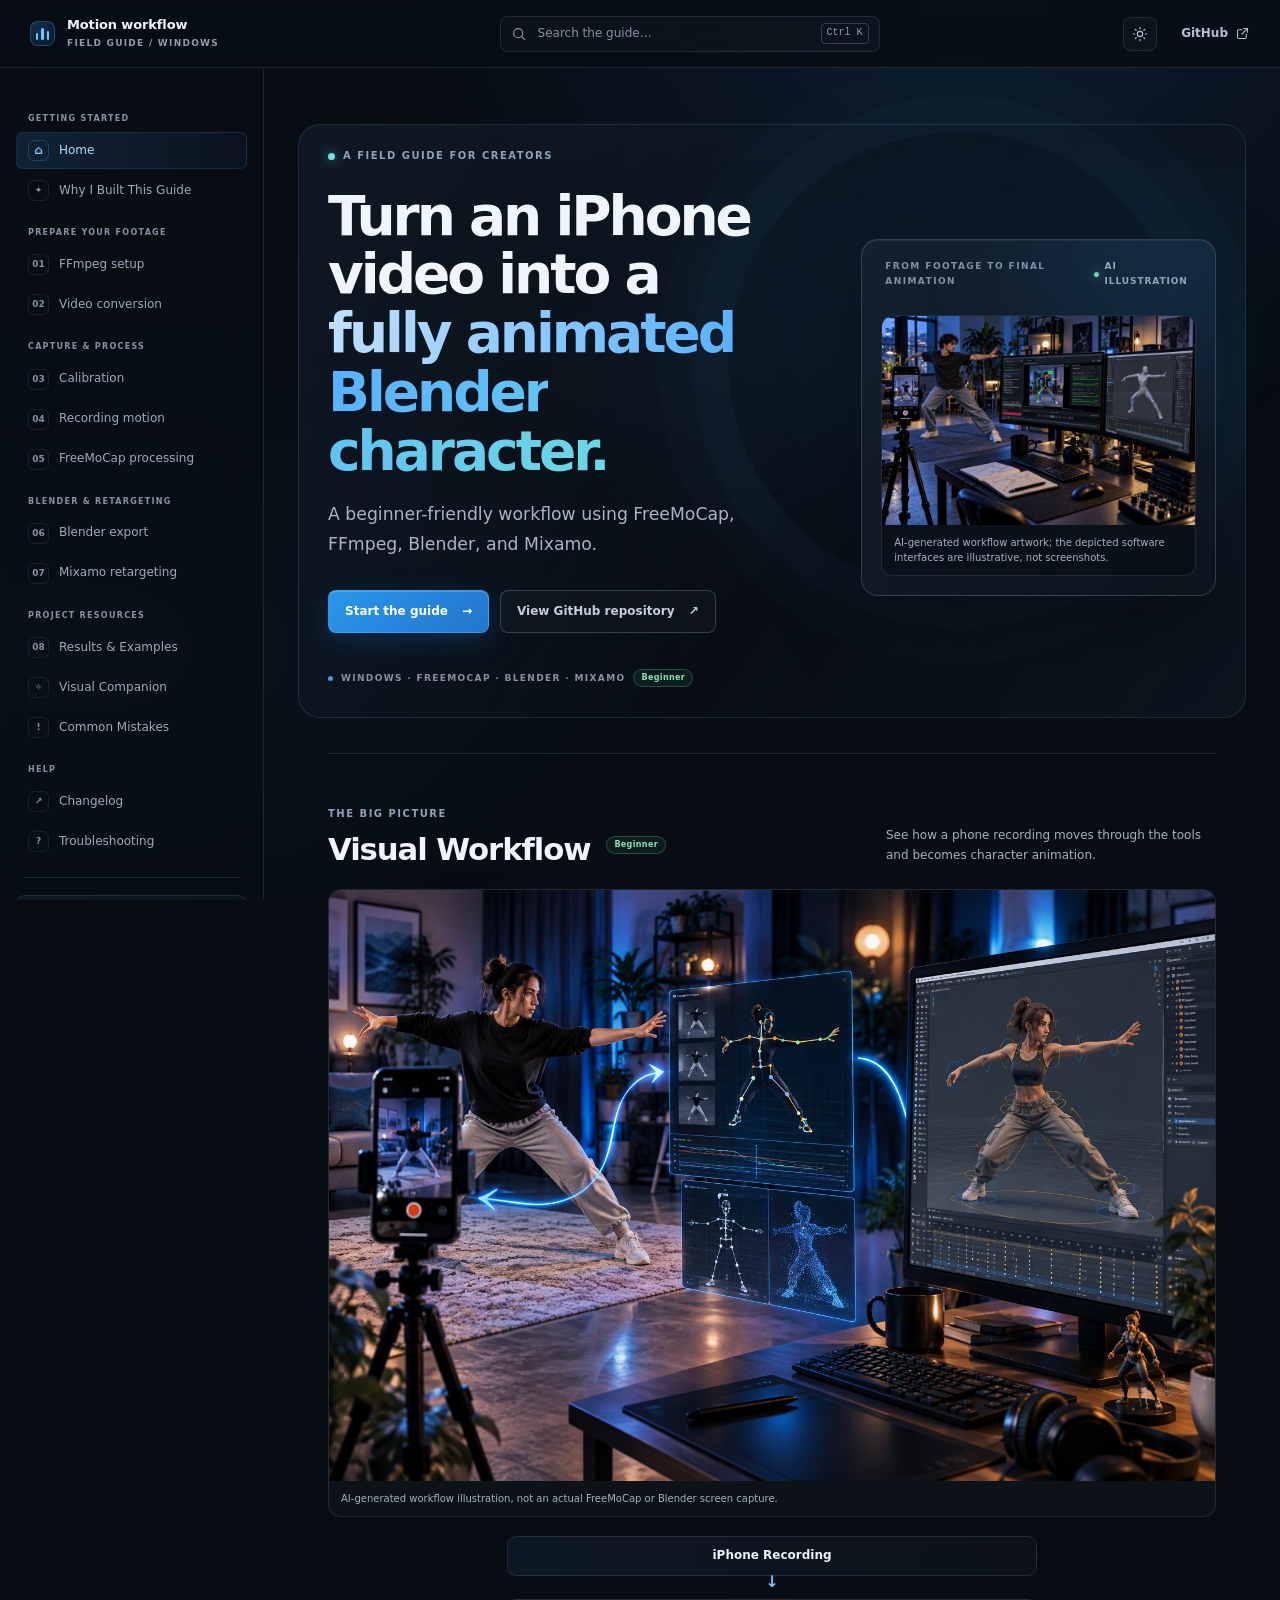
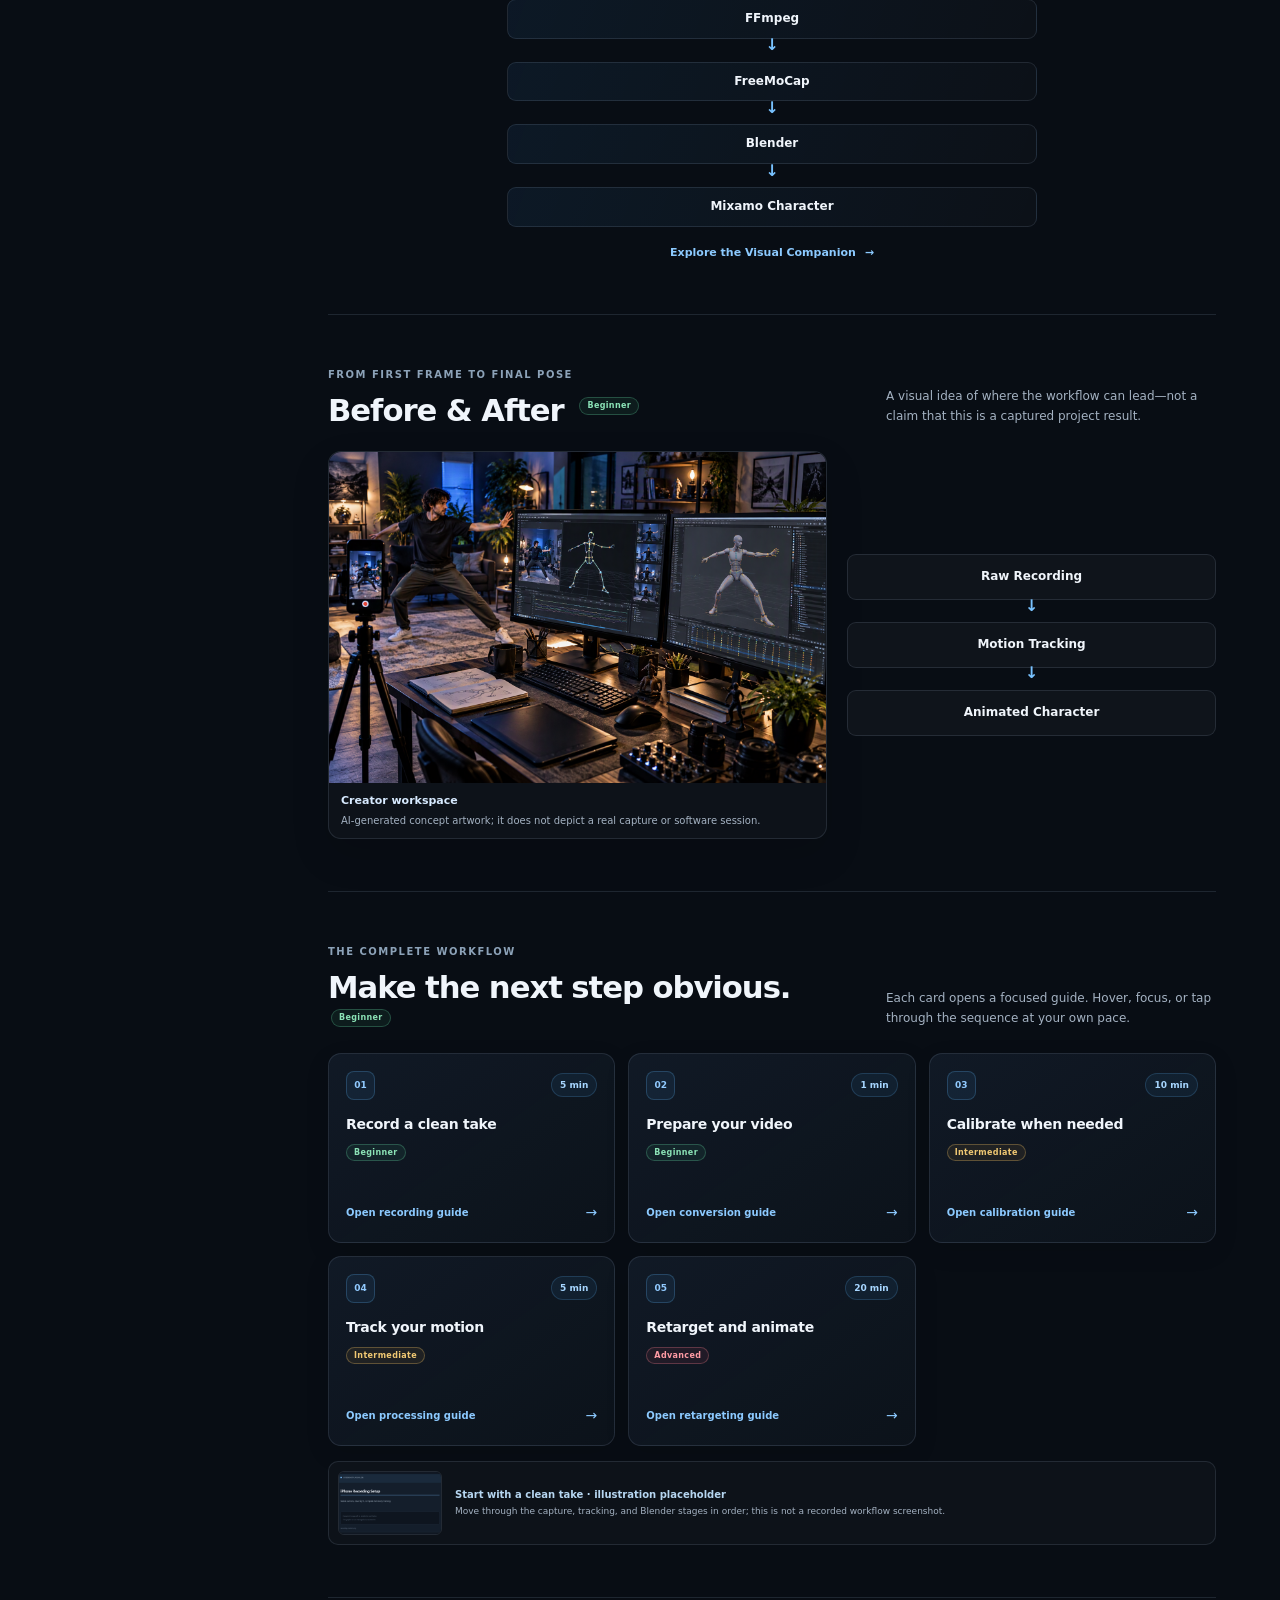
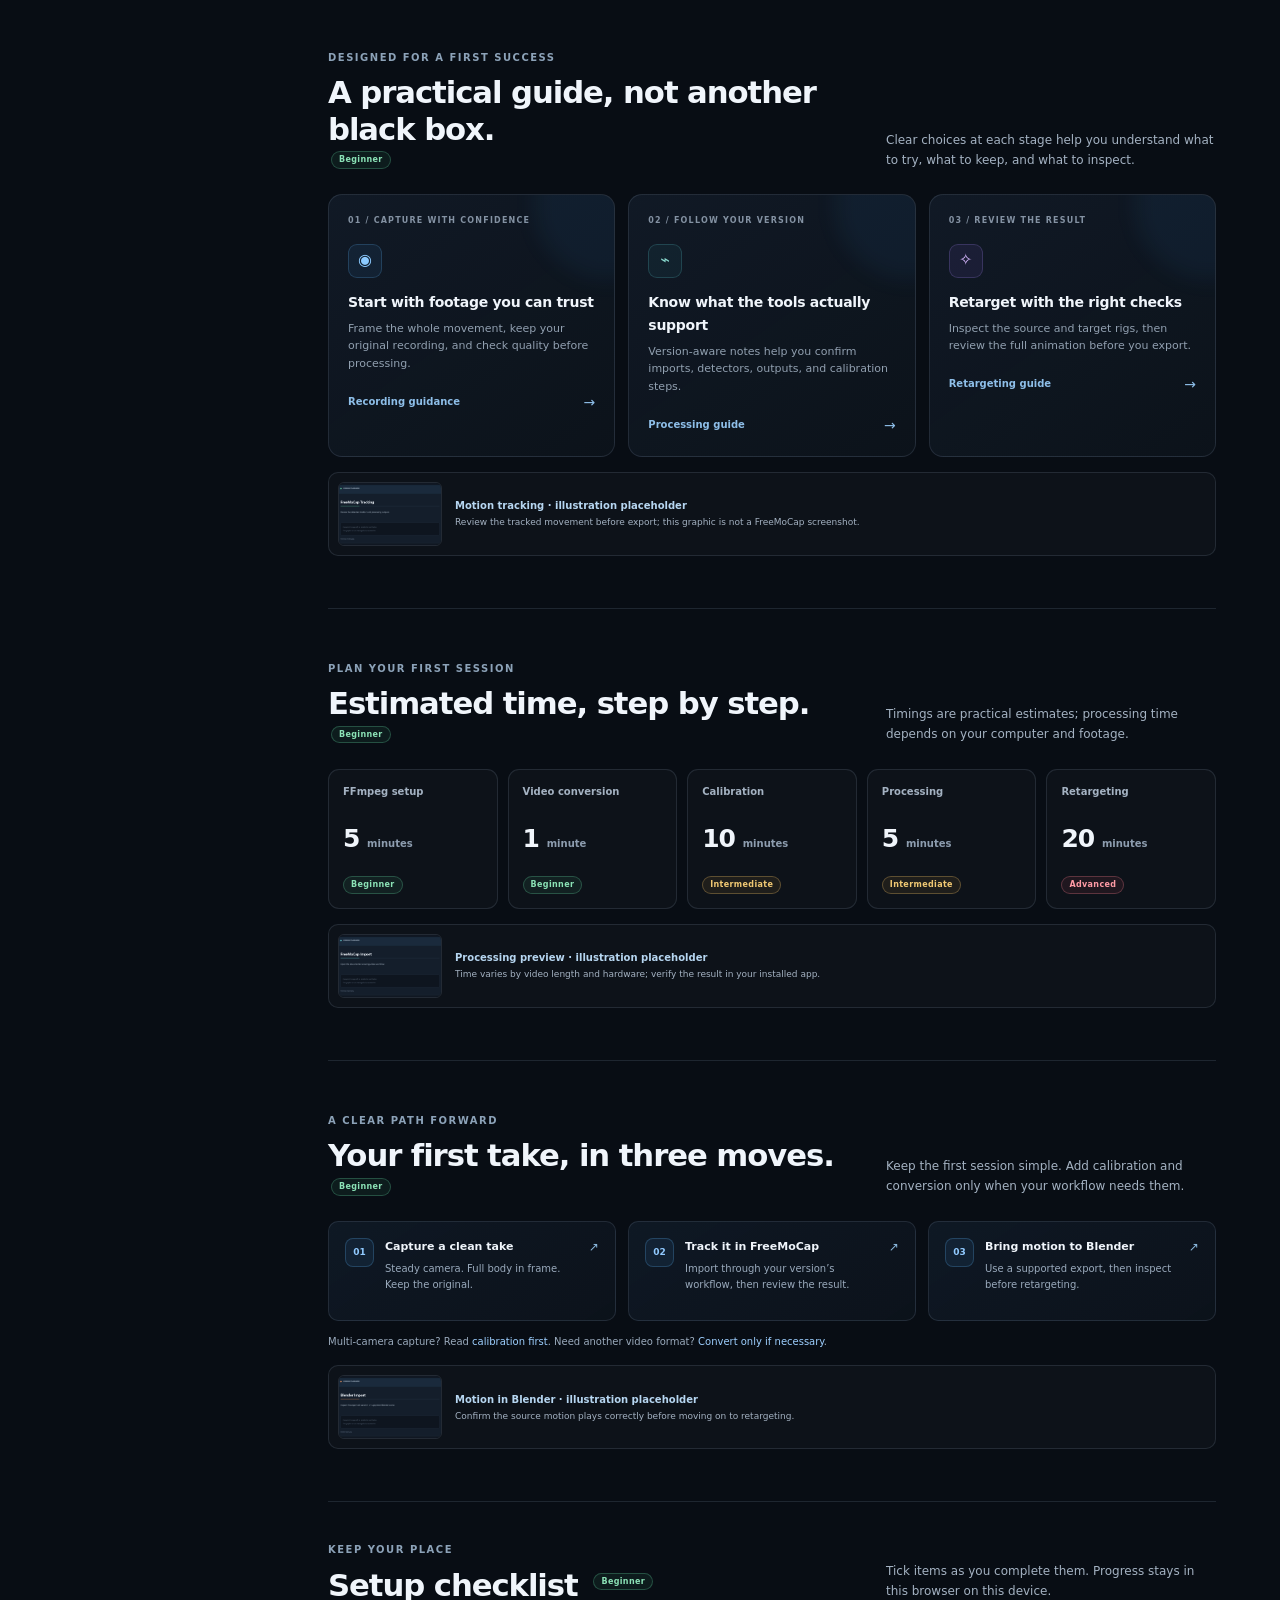
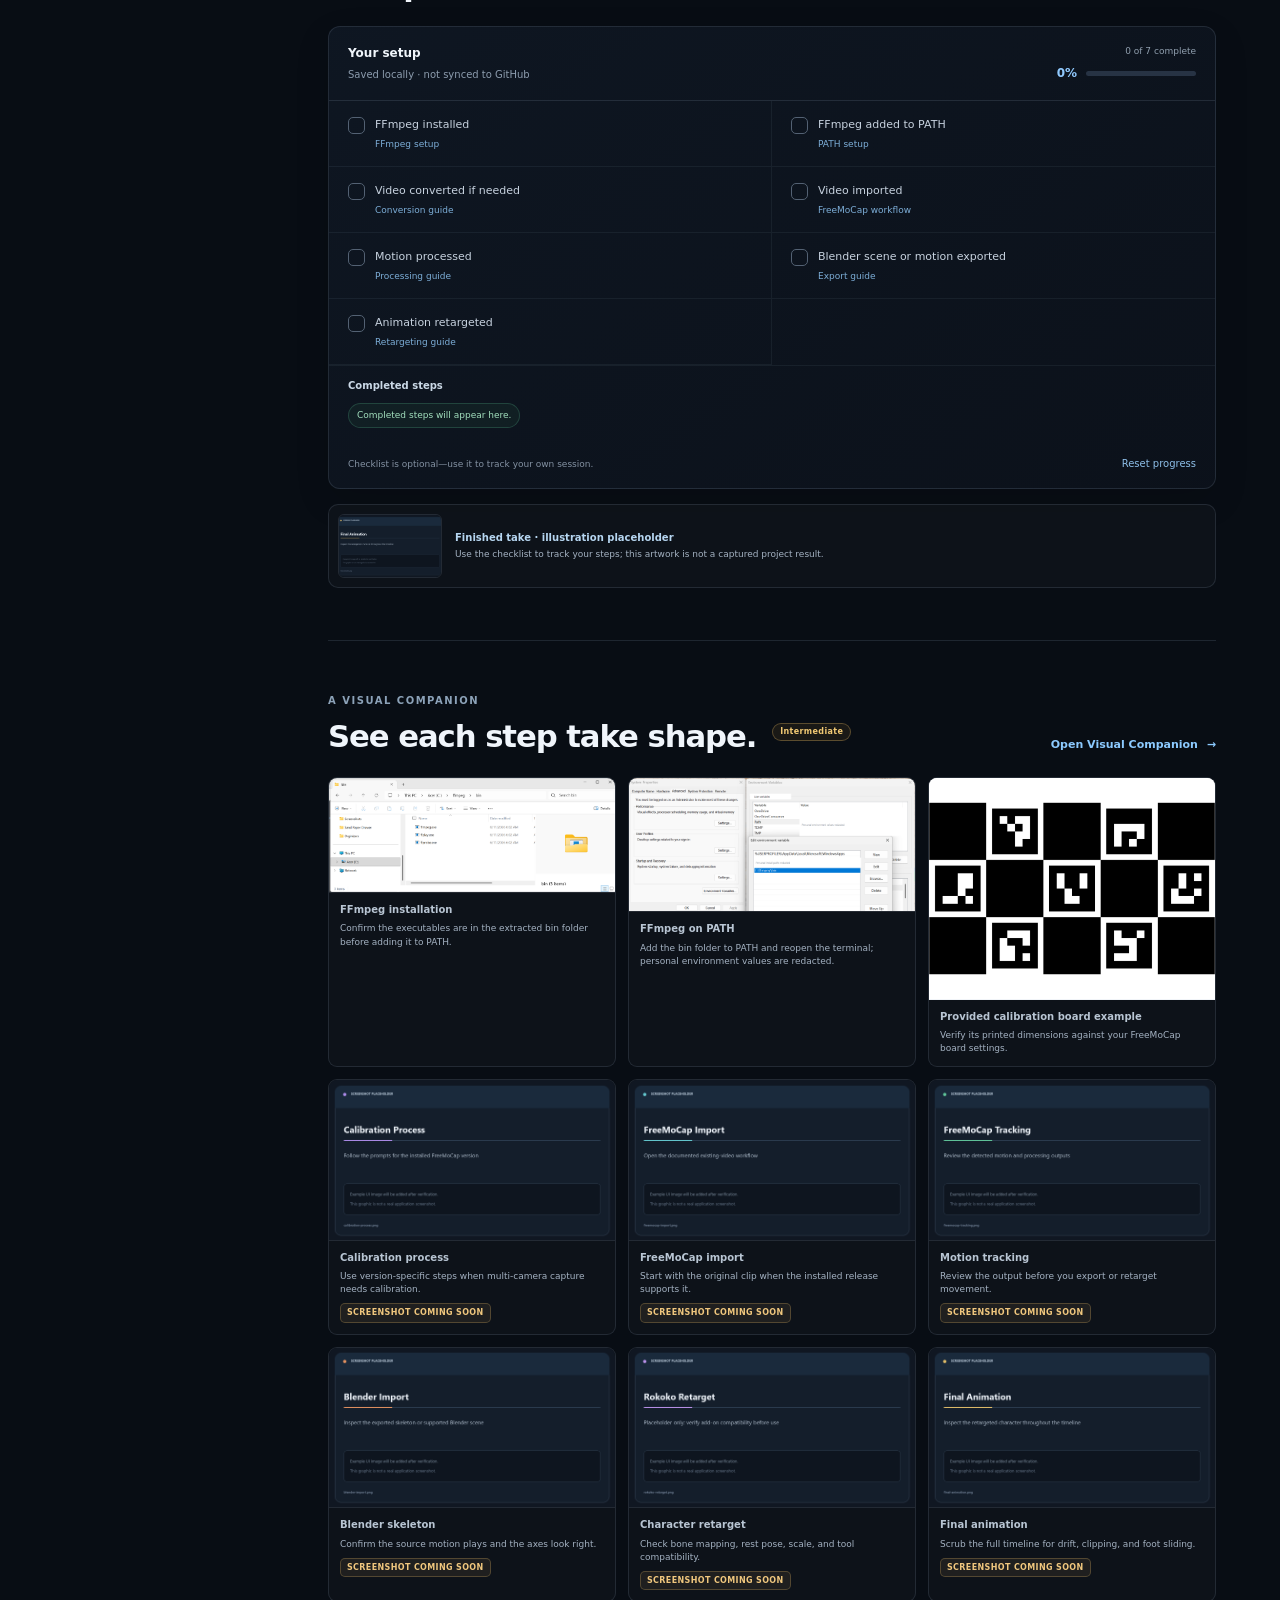
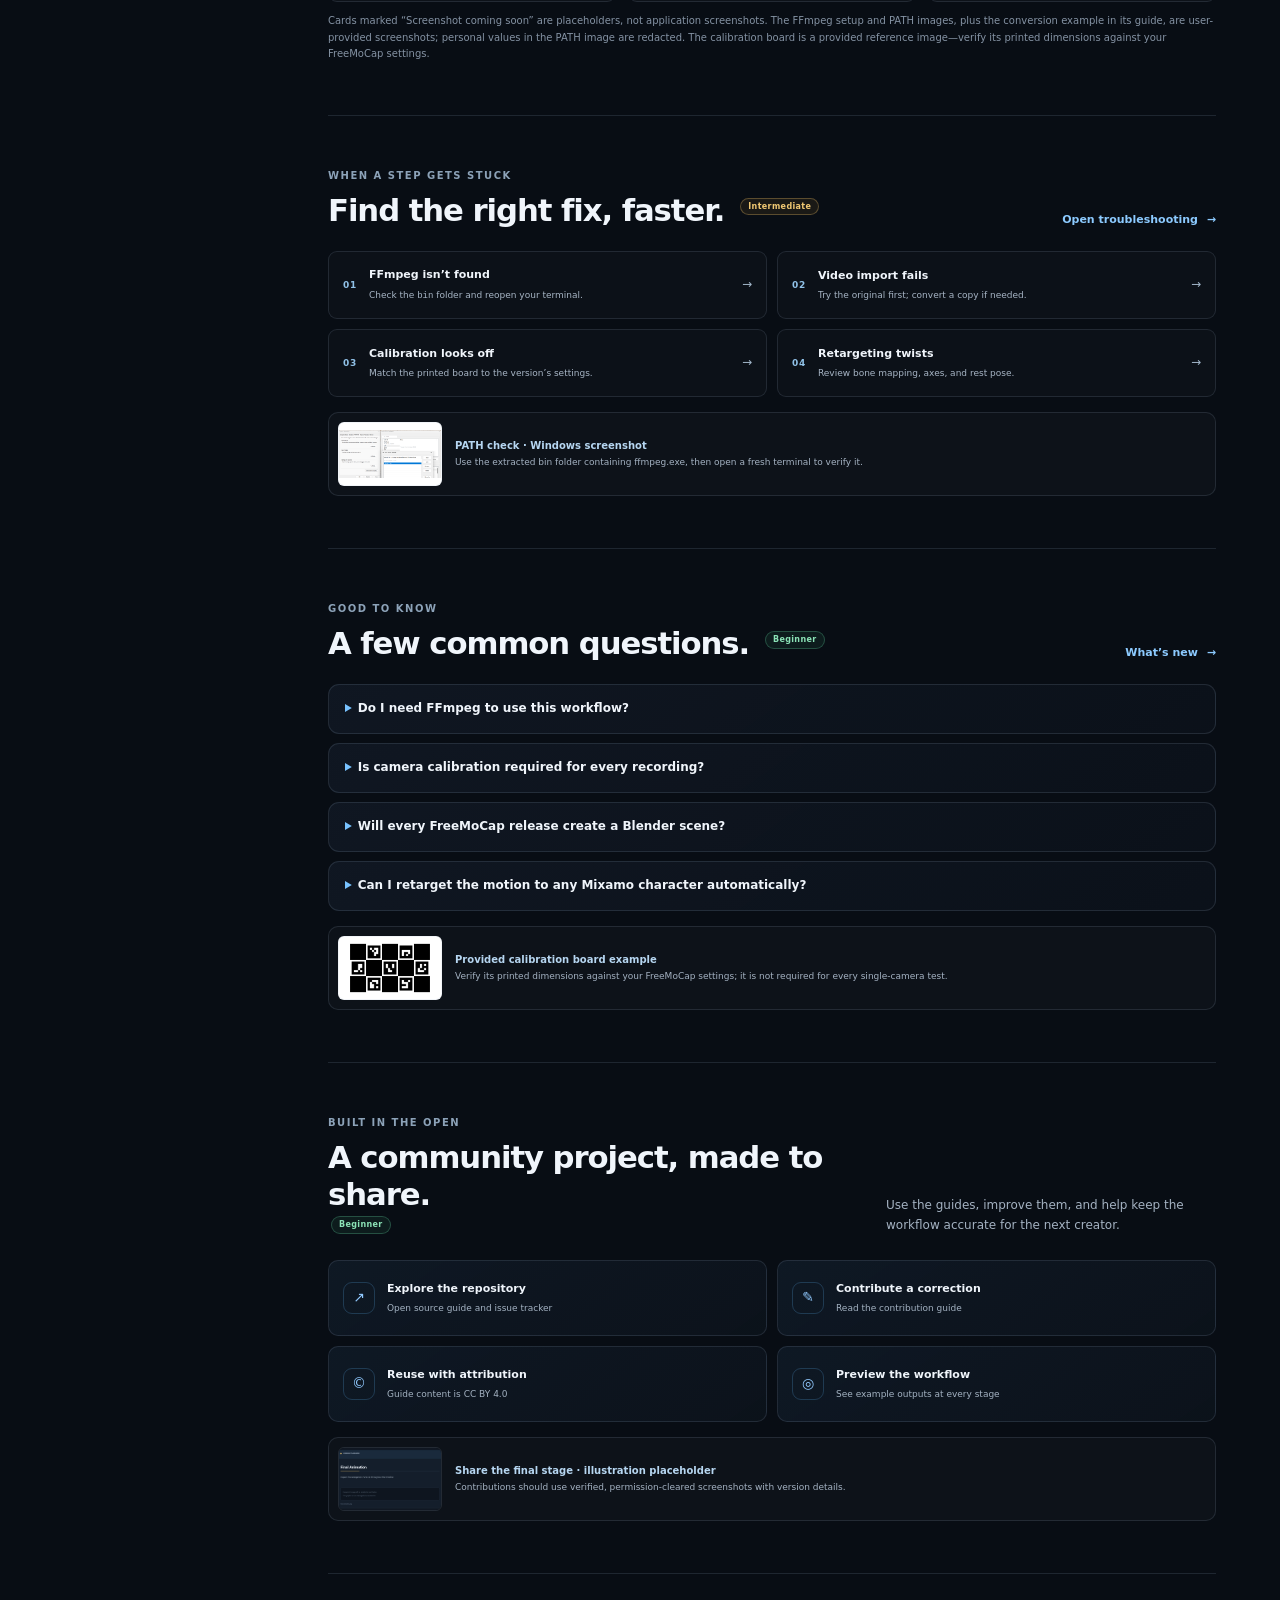
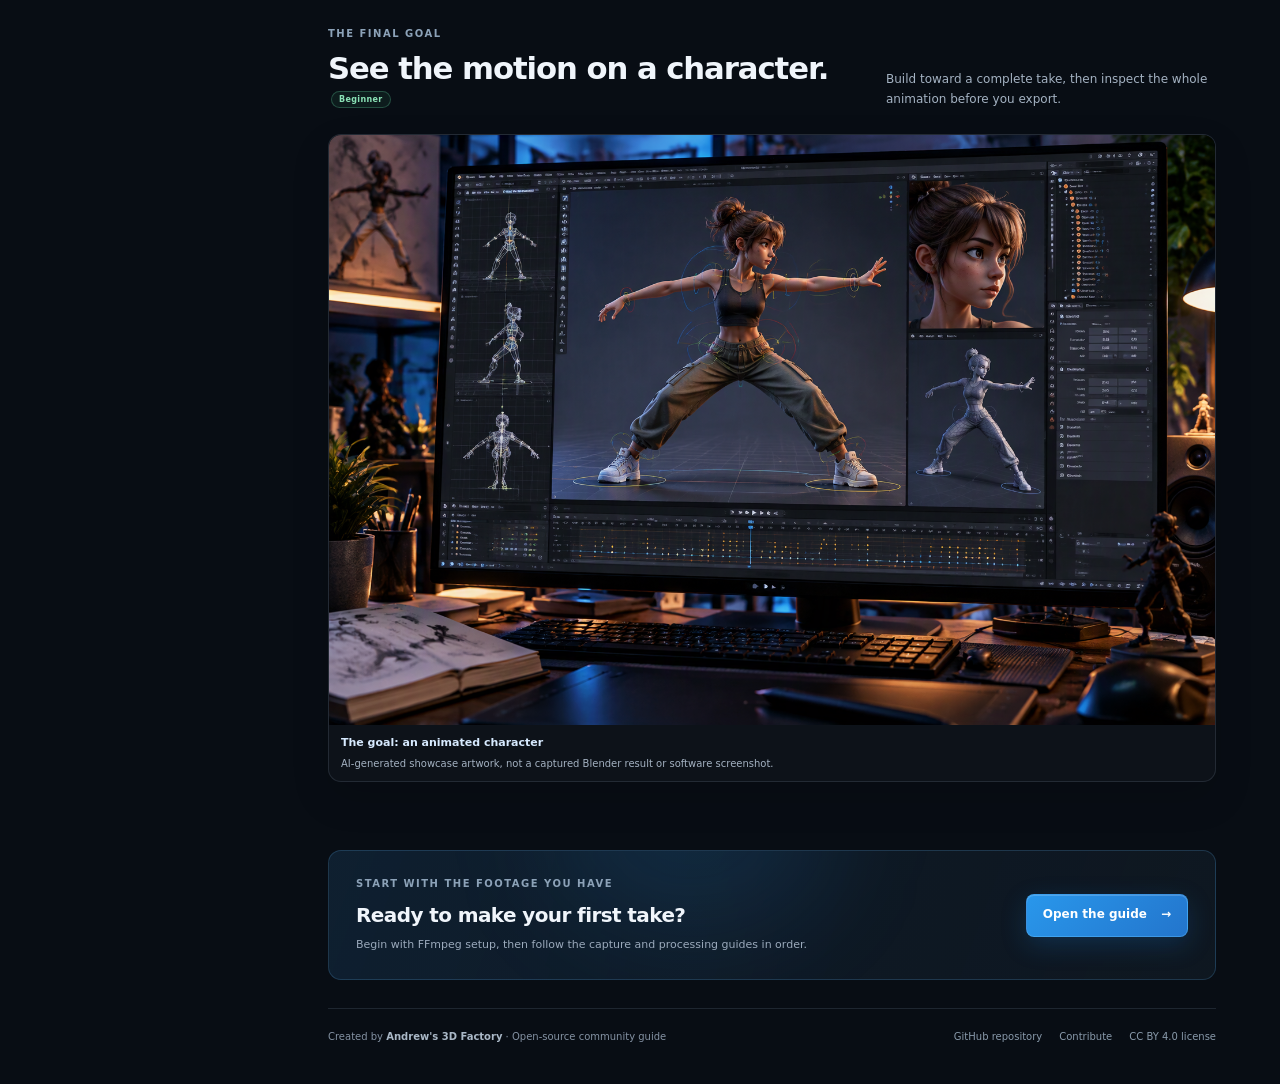
<file: index.html>
<!doctype html>
<html lang="en">
<head>
  <meta charset="utf-8">
  <meta name="viewport" content="width=device-width, initial-scale=1">
  <meta name="description" content="Turn iPhone video into a Blender character animation with a clear, beginner-friendly FreeMoCap, FFmpeg, Blender, and Mixamo workflow.">
  <meta name="theme-color" content="#0a0e14">
  <meta property="og:type" content="website">
  <meta property="og:title" content="FreeMoCap + Blender Motion Capture Workflow">
  <meta property="og:description" content="Turn iPhone video into a Blender character animation with a clear, beginner-friendly FreeMoCap, FFmpeg, Blender, and Mixamo workflow.">
  <meta property="og:url" content="https://andrews3dfactory.github.io/FreeMoCap-Mixamo-Blender-Workflow/">
  <meta property="og:image" content="https://andrews3dfactory.github.io/FreeMoCap-Mixamo-Blender-Workflow/assets/images/social-card.png">
  <meta property="og:image:secure_url" content="https://andrews3dfactory.github.io/FreeMoCap-Mixamo-Blender-Workflow/assets/images/social-card.png">
  <meta property="og:image:type" content="image/png">
  <meta property="og:image:width" content="1200">
  <meta property="og:image:height" content="630">
  <meta property="og:image:alt" content="FreeMoCap motion-capture workflow: iPhone video to animated Blender character">
  <link rel="canonical" href="https://andrews3dfactory.github.io/FreeMoCap-Mixamo-Blender-Workflow/">
  <title>FreeMoCap + Blender Motion Capture Workflow</title>
  <link rel="icon" href="favicon.ico" sizes="any">
  <link rel="icon" href="assets/icons/favicon.svg" type="image/svg+xml">
  <link rel="stylesheet" href="assets/css/site.css?v=14">
  <script src="assets/js/site.js?v=13" defer></script>
</head>
<body>
  <a class="skip-link" href="#main-content">Skip to content</a>
  <div class="reading-progress" aria-hidden="true"><span id="reading-progress-bar"></span></div>
  <header class="topbar">
    <button class="icon-button mobile-menu-button" type="button" aria-label="Open navigation menu" aria-expanded="false" aria-controls="site-sidebar" data-menu-toggle>
      <svg viewBox="0 0 24 24" aria-hidden="true"><path d="M4 7h16M4 12h16M4 17h16"/></svg>
    </button>
    <a class="brand" href="index.html" aria-label="FreeMoCap workflow home">
      <span class="brand-mark" aria-hidden="true"><span></span><span></span><span></span></span>
      <span>Motion workflow<span class="brand-sub">FIELD GUIDE / WINDOWS</span></span>
    </a>
    <div class="topbar-search">
      <label class="sr-only" for="site-search">Search the guide</label>
      <svg viewBox="0 0 24 24" aria-hidden="true"><circle cx="10.8" cy="10.8" r="6.8"/><path d="m16 16 4.5 4.5"/></svg>
      <input id="site-search" type="search" placeholder="Search the guide…" autocomplete="off" aria-controls="search-results" aria-expanded="false">
      <kbd>Ctrl K</kbd>
      <div class="search-results" id="search-results" role="listbox" aria-label="Guide pages"></div>
    </div>
    <a class="topbar-github" href="https://github.com/Andrews3dfactory/FreeMoCap-Mixamo-Blender-Workflow" target="_blank" rel="noreferrer">
      <span>GitHub</span><svg viewBox="0 0 24 24" aria-hidden="true"><path d="M14 4h6v6M20 4l-9 9"/><path d="M18 13v5a2 2 0 0 1-2 2H6a2 2 0 0 1-2-2V8a2 2 0 0 1 2-2h5"/></svg>
    </a>
  </header>

  <aside class="sidebar" id="site-sidebar" aria-label="Documentation navigation">
    <div class="sidebar-inner">

      <nav class="sidebar-nav" data-sidebar-nav></nav>
      <div class="sidebar-rule"></div>
      <a class="sidebar-callout" href="docs/troubleshooting.html">
        <span class="callout-icon">?</span><span><strong>Need a hand?</strong><small>Browse troubleshooting</small></span><span class="callout-arrow">↗</span>
      </a>
      <p class="sidebar-version">A community guide · Software interfaces vary by release.</p>
    </div>
  </aside>
  <div class="sidebar-scrim" data-menu-close></div>

  <main id="main-content" class="main-content home-content" tabindex="-1">
    <section class="hero">
      <div class="hero-copy">
        <div class="eyebrow"><span class="status-pulse"></span> A FIELD GUIDE FOR CREATORS</div>
        <h1>Turn an iPhone video into a <span class="text-gradient">fully animated Blender character.</span></h1>
        <p class="hero-subtitle">A beginner-friendly workflow using FreeMoCap, FFmpeg, Blender, and Mixamo.</p>
        <div class="hero-actions">
          <a class="button button-primary" href="docs/ffmpeg-setup.html">Start the guide <span aria-hidden="true">→</span></a>
          <a class="button button-secondary" href="https://github.com/Andrews3dfactory/FreeMoCap-Mixamo-Blender-Workflow" target="_blank" rel="noreferrer">View GitHub repository <span aria-hidden="true">↗</span></a>
        </div>
        <div class="hero-meta"><span class="meta-dot"></span> WINDOWS · FREEMOCAP · BLENDER · MIXAMO <span class="difficulty-label difficulty-beginner">Beginner</span></div>
      </div>
      <div class="hero-visual" role="group" aria-label="AI-generated illustration of the motion-capture workflow">
        <div class="visual-glow"></div>
        <div class="visual-topline"><span>FROM FOOTAGE TO FINAL ANIMATION</span><span class="live-label"><i></i> AI ILLUSTRATION</span></div>
        <figure class="hero-artwork">
          <img src="assets/images/hero-workflow.png" alt="AI-generated illustration showing an iPhone recording, motion tracking, and a Blender character in a creator's workspace" fetchpriority="high" decoding="async">
          <figcaption>AI-generated workflow artwork; the depicted software interfaces are illustrative, not screenshots.</figcaption>
        </figure>
      </div>
    </section>

    <section class="section-block visual-workflow-section" data-difficulty="Beginner" aria-labelledby="visual-workflow-heading">
      <div class="section-heading">
        <div><div class="eyebrow">THE BIG PICTURE</div><h2 id="visual-workflow-heading">Visual Workflow</h2></div>
        <p>See how a phone recording moves through the tools and becomes character animation.</p>
      </div>
      <figure class="workflow-banner-figure">
        <img src="assets/images/workflow-banner.png" alt="AI-generated illustration connecting an iPhone recording to motion tracking and an animated Blender character" loading="lazy" decoding="async">
        <figcaption>AI-generated workflow illustration, not an actual FreeMoCap or Blender screen capture.</figcaption>
      </figure>
      <ol class="workflow-stage-list" aria-label="Workflow stages in order">
        <li>iPhone Recording</li>
        <li>FFmpeg</li>
        <li>FreeMoCap</li>
        <li>Blender</li>
        <li>Mixamo Character</li>
      </ol>
      <a class="text-link visual-companion-link" href="docs/visual-companion.html">Explore the Visual Companion <span aria-hidden="true">→</span></a>
    </section>

    <section class="section-block before-after-section" data-difficulty="Beginner" aria-labelledby="before-after-heading">
      <div class="section-heading">
        <div><div class="eyebrow">FROM FIRST FRAME TO FINAL POSE</div><h2 id="before-after-heading">Before &amp; After</h2></div>
        <p>A visual idea of where the workflow can lead—not a claim that this is a captured project result.</p>
      </div>
      <div class="before-after-layout">
        <figure class="before-after-figure">
          <img src="assets/images/creator-workspace.png" alt="AI-generated creator workspace illustration with an iPhone recording, motion tracking, and a Blender character" loading="lazy" decoding="async">
          <figcaption><strong>Creator workspace</strong><span>AI-generated concept artwork; it does not depict a real capture or software session.</span></figcaption>
        </figure>
        <ol class="before-after-steps" aria-label="Before-and-after workflow">
          <li>Raw Recording</li>
          <li>Motion Tracking</li>
          <li>Animated Character</li>
        </ol>
      </div>
    </section>

    <section class="section-block workflow-section" data-difficulty="Beginner">
      <div class="section-heading">
        <div><div class="eyebrow">THE COMPLETE WORKFLOW</div><h2>Make the next step obvious.</h2></div>
        <p>Each card opens a focused guide. Hover, focus, or tap through the sequence at your own pace.</p>
      </div>
      <div class="workflow-grid">
        <a class="workflow-card" href="docs/recording-motion.html"><span class="workflow-card-top"><span class="workflow-number">01</span><span class="time-chip">5 min</span></span><h3>Record a clean take</h3><span class="difficulty-label difficulty-beginner">Beginner</span><p class="workflow-reveal">Frame the full body, stabilize the phone, and keep the original video.</p><span class="workflow-link">Open recording guide <b aria-hidden="true">→</b></span></a>
        <a class="workflow-card" href="docs/video-conversion.html"><span class="workflow-card-top"><span class="workflow-number">02</span><span class="time-chip">1 min</span></span><h3>Prepare your video</h3><span class="difficulty-label difficulty-beginner">Beginner</span><p class="workflow-reveal">Convert a copy only when your installed FreeMoCap version needs it.</p><span class="workflow-link">Open conversion guide <b aria-hidden="true">→</b></span></a>
        <a class="workflow-card" href="docs/calibration.html"><span class="workflow-card-top"><span class="workflow-number">03</span><span class="time-chip">10 min</span></span><h3>Calibrate when needed</h3><span class="difficulty-label difficulty-intermediate">Intermediate</span><p class="workflow-reveal">Follow matching board and camera steps for multi-camera capture.</p><span class="workflow-link">Open calibration guide <b aria-hidden="true">→</b></span></a>
        <a class="workflow-card" href="docs/freemocap-processing.html"><span class="workflow-card-top"><span class="workflow-number">04</span><span class="time-chip">5 min</span></span><h3>Track your motion</h3><span class="difficulty-label difficulty-intermediate">Intermediate</span><p class="workflow-reveal">Import your footage, process it, then inspect the motion output.</p><span class="workflow-link">Open processing guide <b aria-hidden="true">→</b></span></a>
        <a class="workflow-card" href="docs/mixamo-retargeting.html"><span class="workflow-card-top"><span class="workflow-number">05</span><span class="time-chip">20 min</span></span><h3>Retarget and animate</h3><span class="difficulty-label difficulty-advanced">Advanced</span><p class="workflow-reveal">Map compatible skeletons, review the whole take, then save a copy.</p><span class="workflow-link">Open retargeting guide <b aria-hidden="true">→</b></span></a>
      </div>
      <figure class="section-visual-note"><img src="assets/images/recording-motion.png" alt="Placeholder illustration for the first workflow stage"><figcaption><strong>Start with a clean take · illustration placeholder</strong><span>Move through the capture, tracking, and Blender stages in order; this is not a recorded workflow screenshot.</span></figcaption></figure>
    </section>

    <section class="section-block feature-section" data-difficulty="Beginner">
      <div class="section-heading">
        <div><div class="eyebrow">DESIGNED FOR A FIRST SUCCESS</div><h2>A practical guide, not another black box.</h2></div>
        <p>Clear choices at each stage help you understand what to try, what to keep, and what to inspect.</p>
      </div>
      <div class="feature-grid">
        <a class="feature-card" href="docs/recording-motion.html"><span class="card-index">01 / CAPTURE WITH CONFIDENCE</span><span class="feature-icon" aria-hidden="true">◉</span><h3>Start with footage you can trust</h3><p>Frame the whole movement, keep your original recording, and check quality before processing.</p><span class="card-link">Recording guidance <b aria-hidden="true">→</b></span></a>
        <a class="feature-card" href="docs/freemocap-processing.html"><span class="card-index">02 / FOLLOW YOUR VERSION</span><span class="feature-icon icon-track" aria-hidden="true">⌁</span><h3>Know what the tools actually support</h3><p>Version-aware notes help you confirm imports, detectors, outputs, and calibration steps.</p><span class="card-link">Processing guide <b aria-hidden="true">→</b></span></a>
        <a class="feature-card" href="docs/mixamo-retargeting.html"><span class="card-index">03 / REVIEW THE RESULT</span><span class="feature-icon icon-animate" aria-hidden="true">✧</span><h3>Retarget with the right checks</h3><p>Inspect the source and target rigs, then review the full animation before you export.</p><span class="card-link">Retargeting guide <b aria-hidden="true">→</b></span></a>
      </div>
      <figure class="section-visual-note"><img src="assets/images/freemocap-tracking.png" alt="Placeholder illustration for motion tracking"><figcaption><strong>Motion tracking · illustration placeholder</strong><span>Review the tracked movement before export; this graphic is not a FreeMoCap screenshot.</span></figcaption></figure>
    </section>

    <section class="section-block time-section" data-difficulty="Beginner">
      <div class="section-heading">
        <div><div class="eyebrow">PLAN YOUR FIRST SESSION</div><h2>Estimated time, step by step.</h2></div>
        <p>Timings are practical estimates; processing time depends on your computer and footage.</p>
      </div>
      <div class="time-grid">
        <a class="time-card" href="docs/ffmpeg-setup.html"><span>FFmpeg setup</span><strong>5 <small>minutes</small></strong><span class="difficulty-label difficulty-beginner">Beginner</span></a>
        <a class="time-card" href="docs/video-conversion.html"><span>Video conversion</span><strong>1 <small>minute</small></strong><span class="difficulty-label difficulty-beginner">Beginner</span></a>
        <a class="time-card" href="docs/calibration.html"><span>Calibration</span><strong>10 <small>minutes</small></strong><span class="difficulty-label difficulty-intermediate">Intermediate</span></a>
        <a class="time-card" href="docs/freemocap-processing.html"><span>Processing</span><strong>5 <small>minutes</small></strong><span class="difficulty-label difficulty-intermediate">Intermediate</span></a>
        <a class="time-card" href="docs/mixamo-retargeting.html"><span>Retargeting</span><strong>20 <small>minutes</small></strong><span class="difficulty-label difficulty-advanced">Advanced</span></a>
      </div>
      <figure class="section-visual-note"><img src="assets/images/freemocap-import.png" alt="Placeholder illustration for a video import workflow"><figcaption><strong>Processing preview · illustration placeholder</strong><span>Time varies by video length and hardware; verify the result in your installed app.</span></figcaption></figure>
    </section>

    <section class="section-block quickstart-section" data-difficulty="Beginner">
      <div class="section-heading">
        <div><div class="eyebrow">A CLEAR PATH FORWARD</div><h2>Your first take, in three moves.</h2></div>
        <p>Keep the first session simple. Add calibration and conversion only when your workflow needs them.</p>
      </div>
      <div class="quickstart-grid">
        <a class="quickstart-step" href="docs/recording-motion.html" aria-label="Step 1: Capture a clean take. Read the recording motion guide."><span class="quickstart-number">01</span><span class="quickstart-copy"><strong>Capture a clean take</strong><small>Steady camera. Full body in frame. Keep the original.</small></span><span class="quickstart-arrow" aria-hidden="true">↗</span></a>
        <a class="quickstart-step" href="docs/freemocap-processing.html" aria-label="Step 2: Track it in FreeMoCap. Read the processing guide."><span class="quickstart-number">02</span><span class="quickstart-copy"><strong>Track it in FreeMoCap</strong><small>Import through your version’s workflow, then review the result.</small></span><span class="quickstart-arrow" aria-hidden="true">↗</span></a>
        <a class="quickstart-step" href="docs/blender-export.html" aria-label="Step 3: Bring motion to Blender. Read the export guide."><span class="quickstart-number">03</span><span class="quickstart-copy"><strong>Bring motion to Blender</strong><small>Use a supported export, then inspect before retargeting.</small></span><span class="quickstart-arrow" aria-hidden="true">↗</span></a>
      </div>
      <p class="quickstart-footnote">Multi-camera capture? Read <a href="docs/calibration.html">calibration first</a>. Need another video format? <a href="docs/video-conversion.html">Convert only if necessary</a>.</p>
      <figure class="section-visual-note"><img src="assets/images/blender-import.png" alt="Placeholder illustration for motion in Blender"><figcaption><strong>Motion in Blender · illustration placeholder</strong><span>Confirm the source motion plays correctly before moving on to retargeting.</span></figcaption></figure>
    </section>

    <section class="section-block checklist-section" data-difficulty="Beginner">
      <div class="section-heading">
        <div><div class="eyebrow">KEEP YOUR PLACE</div><h2>Setup checklist</h2></div>
        <p>Tick items as you complete them. Progress stays in this browser on this device.</p>
      </div>
      <div class="checklist-card">
        <div class="checklist-header"><div><strong>Your setup</strong><small>Saved locally · not synced to GitHub</small></div><div class="check-progress"><span data-check-count>0 of 7 complete</span><div class="progress-summary"><strong data-check-percent>0%</strong><div class="progress-track" role="progressbar" aria-label="Setup progress" aria-valuemin="0" aria-valuemax="7" aria-valuenow="0" aria-valuetext="0 of 7 steps complete"><span data-check-progress></span></div></div></div></div>
        <div class="checklist-grid">
          <div class="check-item"><input id="check-ffmpeg" type="checkbox" data-check="ffmpeg"><span class="check-box" aria-hidden="true">✓</span><span class="check-item-copy"><label for="check-ffmpeg">FFmpeg installed</label><small><a href="docs/ffmpeg-setup.html">FFmpeg setup</a></small></span></div>
          <div class="check-item"><input id="check-path" type="checkbox" data-check="path"><span class="check-box" aria-hidden="true">✓</span><span class="check-item-copy"><label for="check-path">FFmpeg added to PATH</label><small><a href="docs/ffmpeg-setup.html#path">PATH setup</a></small></span></div>
          <div class="check-item"><input id="check-converted" type="checkbox" data-check="converted"><span class="check-box" aria-hidden="true">✓</span><span class="check-item-copy"><label for="check-converted">Video converted if needed</label><small><a href="docs/video-conversion.html">Conversion guide</a></small></span></div>
          <div class="check-item"><input id="check-imported" type="checkbox" data-check="imported"><span class="check-box" aria-hidden="true">✓</span><span class="check-item-copy"><label for="check-imported">Video imported</label><small><a href="docs/freemocap-processing.html#import">FreeMoCap workflow</a></small></span></div>
          <div class="check-item"><input id="check-processed" type="checkbox" data-check="processed"><span class="check-box" aria-hidden="true">✓</span><span class="check-item-copy"><label for="check-processed">Motion processed</label><small><a href="docs/freemocap-processing.html">Processing guide</a></small></span></div>
          <div class="check-item"><input id="check-exported" type="checkbox" data-check="exported"><span class="check-box" aria-hidden="true">✓</span><span class="check-item-copy"><label for="check-exported">Blender scene or motion exported</label><small><a href="docs/blender-export.html">Export guide</a></small></span></div>
          <div class="check-item"><input id="check-retargeted" type="checkbox" data-check="retargeted"><span class="check-box" aria-hidden="true">✓</span><span class="check-item-copy"><label for="check-retargeted">Animation retargeted</label><small><a href="docs/mixamo-retargeting.html">Retargeting guide</a></small></span></div>
        </div>
        <div class="checklist-completed"><strong>Completed steps</strong><ul data-completed-steps aria-live="polite"><li>Completed steps will appear here.</li></ul></div>
        <div class="checklist-foot"><span>Checklist is optional—use it to track your own session.</span><button type="button" class="text-button" data-reset-checklist>Reset progress</button></div>
      </div>
      <figure class="section-visual-note"><img src="assets/images/final-animation.png" alt="Placeholder illustration for a completed animation"><figcaption><strong>Finished take · illustration placeholder</strong><span>Use the checklist to track your steps; this artwork is not a captured project result.</span></figcaption></figure>
    </section>

    <section class="section-block screenshot-section" data-difficulty="Intermediate">
      <div class="section-heading"><div><div class="eyebrow">A VISUAL COMPANION</div><h2>See each step take shape.</h2></div><a class="text-link" href="docs/visual-companion.html">Open Visual Companion <span>→</span></a></div>
      <div class="screenshot-grid">
        <a href="assets/images/ffmpeg-install.png?v=2" data-lightbox-item><figure><img class="ffmpeg-screenshot" src="assets/images/ffmpeg-install.png?v=2" alt="Windows File Explorer showing ffmpeg.exe, ffplay.exe, and ffprobe.exe in the extracted FFmpeg bin folder"><figcaption><strong>FFmpeg installation</strong><small>Confirm the executables are in the extracted bin folder before adding it to PATH.</small></figcaption></figure></a>
        <a href="assets/images/ffmpeg-path.png?v=2" data-lightbox-item><figure><img class="ffmpeg-screenshot" src="assets/images/ffmpeg-path.png?v=2" alt="Windows Environment Variables editor showing C:\ffmpeg\bin in the user PATH; personal paths are redacted"><figcaption><strong>FFmpeg on PATH</strong><small>Add the bin folder to PATH and reopen the terminal; personal environment values are redacted.</small></figcaption></figure></a>
        <a href="assets/images/calibration-board.png?v=2" data-lightbox-item><figure><img class="calibration-board-image" src="assets/images/calibration-board.png?v=2" alt="User-provided black-and-white ChArUco calibration board with marker patterns"><figcaption><strong>Provided calibration board example</strong><small>Verify its printed dimensions against your FreeMoCap board settings.</small></figcaption></figure></a>
        <a href="assets/images/calibration-process.png" data-lightbox-item><figure><img src="assets/images/calibration-process.png" alt="Placeholder illustration for a calibration process"><figcaption><strong>Calibration process</strong><small>Use version-specific steps when multi-camera capture needs calibration.</small><span class="placeholder-label">Screenshot coming soon</span></figcaption></figure></a>
        <a href="assets/images/freemocap-import.png" data-lightbox-item><figure><img src="assets/images/freemocap-import.png" alt="Placeholder illustration for FreeMoCap video import"><figcaption><strong>FreeMoCap import</strong><small>Start with the original clip when the installed release supports it.</small><span class="placeholder-label">Screenshot coming soon</span></figcaption></figure></a>
        <a href="assets/images/freemocap-tracking.png" data-lightbox-item><figure><img src="assets/images/freemocap-tracking.png" alt="Placeholder illustration for FreeMoCap tracking"><figcaption><strong>Motion tracking</strong><small>Review the output before you export or retarget movement.</small><span class="placeholder-label">Screenshot coming soon</span></figcaption></figure></a>
        <a href="assets/images/blender-import.png" data-lightbox-item><figure><img src="assets/images/blender-import.png" alt="Placeholder illustration for motion imported into Blender"><figcaption><strong>Blender skeleton</strong><small>Confirm the source motion plays and the axes look right.</small><span class="placeholder-label">Screenshot coming soon</span></figcaption></figure></a>
        <a href="assets/images/rokoko-retarget.png" data-lightbox-item><figure><img src="assets/images/rokoko-retarget.png" alt="Placeholder illustration for character retargeting"><figcaption><strong>Character retarget</strong><small>Check bone mapping, rest pose, scale, and tool compatibility.</small><span class="placeholder-label">Screenshot coming soon</span></figcaption></figure></a>
        <a href="assets/images/final-animation.png" data-lightbox-item><figure><img src="assets/images/final-animation.png" alt="Placeholder illustration for a final animation"><figcaption><strong>Final animation</strong><small>Scrub the full timeline for drift, clipping, and foot sliding.</small><span class="placeholder-label">Screenshot coming soon</span></figcaption></figure></a>
      </div>
      <p class="placeholder-note">Cards marked “Screenshot coming soon” are placeholders, not application screenshots. The FFmpeg setup and PATH images, plus the conversion example in its guide, are user-provided screenshots; personal values in the PATH image are redacted. The calibration board is a provided reference image—verify its printed dimensions against your FreeMoCap settings.</p>
    </section>

    <section class="section-block trouble-section" data-difficulty="Intermediate">
      <div class="section-heading">
        <div><div class="eyebrow">WHEN A STEP GETS STUCK</div><h2>Find the right fix, faster.</h2></div>
        <a class="text-link" href="docs/troubleshooting.html">Open troubleshooting <span>→</span></a>
      </div>
      <div class="trouble-grid">
        <a class="trouble-card" href="docs/troubleshooting.html#ffmpeg" aria-label="Troubleshoot FFmpeg not found"><span class="trouble-mark" aria-hidden="true">01</span><span><strong>FFmpeg isn’t found</strong><small>Check the <code>bin</code> folder and reopen your terminal.</small></span><span class="trouble-arrow" aria-hidden="true">→</span></a>
        <a class="trouble-card" href="docs/troubleshooting.html#import" aria-label="Troubleshoot video import failure"><span class="trouble-mark" aria-hidden="true">02</span><span><strong>Video import fails</strong><small>Try the original first; convert a copy if needed.</small></span><span class="trouble-arrow" aria-hidden="true">→</span></a>
        <a class="trouble-card" href="docs/troubleshooting.html#calibration" aria-label="Troubleshoot calibration issues"><span class="trouble-mark" aria-hidden="true">03</span><span><strong>Calibration looks off</strong><small>Match the printed board to the version’s settings.</small></span><span class="trouble-arrow" aria-hidden="true">→</span></a>
        <a class="trouble-card" href="docs/troubleshooting.html#retargeting" aria-label="Troubleshoot motion retargeting"><span class="trouble-mark" aria-hidden="true">04</span><span><strong>Retargeting twists</strong><small>Review bone mapping, axes, and rest pose.</small></span><span class="trouble-arrow" aria-hidden="true">→</span></a>
      </div>
      <figure class="section-visual-note"><img class="ffmpeg-screenshot" src="assets/images/ffmpeg-path.png?v=2" alt="Windows Environment Variables editor with C:\ffmpeg\bin selected in the user PATH; personal paths are redacted"><figcaption><strong>PATH check · Windows screenshot</strong><span>Use the extracted bin folder containing ffmpeg.exe, then open a fresh terminal to verify it.</span></figcaption></figure>
    </section>

    <section class="section-block faq-section" data-difficulty="Beginner" aria-labelledby="faq-heading">
      <div class="section-heading">
        <div><div class="eyebrow">GOOD TO KNOW</div><h2 id="faq-heading">A few common questions.</h2></div>
        <a class="text-link" href="docs/changelog.html">What’s new <span>→</span></a>
      </div>
      <div class="faq-list">
        <details><summary>Do I need FFmpeg to use this workflow?</summary><p>Not always. Start with your original recording; install FFmpeg only if your FreeMoCap version cannot read its format or you need a compatible copy. See <a href="docs/ffmpeg-setup.html">FFmpeg setup</a>.</p></details>
        <details><summary>Is camera calibration required for every recording?</summary><p>No. Calibration is mainly relevant to multi-camera reconstruction and coordinate alignment. Check the guidance for your installed FreeMoCap version before beginning a single-camera test.</p></details>
        <details><summary>Will every FreeMoCap release create a Blender scene?</summary><p>Supported detectors, exporters, filenames, and formats change between releases. Confirm the output supported by your installed version, then inspect the exported motion before retargeting.</p></details>
        <details><summary>Can I retarget the motion to any Mixamo character automatically?</summary><p>Retargeting depends on compatible source and target skeletons, bone mapping, rest pose, scale, and axes. Use a tool that documents support for your Blender version and both rigs.</p></details>
      </div>
      <figure class="section-visual-note"><img class="calibration-board-image" src="assets/images/calibration-board.png?v=2" alt="User-provided black-and-white ChArUco calibration board with marker patterns"><figcaption><strong>Provided calibration board example</strong><span>Verify its printed dimensions against your FreeMoCap settings; it is not required for every single-camera test.</span></figcaption></figure>
    </section>

    <section class="section-block community-section" data-difficulty="Beginner" aria-labelledby="community-heading">
      <div class="section-heading">
        <div><div class="eyebrow">BUILT IN THE OPEN</div><h2 id="community-heading">A community project, made to share.</h2></div>
        <p>Use the guides, improve them, and help keep the workflow accurate for the next creator.</p>
      </div>
      <div class="community-grid">
        <a class="community-card" href="https://github.com/Andrews3dfactory/FreeMoCap-Mixamo-Blender-Workflow" target="_blank" rel="noreferrer"><span class="community-icon" aria-hidden="true">↗</span><span><strong>Explore the repository</strong><small>Open source guide and issue tracker</small></span></a>
        <a class="community-card" href="https://github.com/Andrews3dfactory/FreeMoCap-Mixamo-Blender-Workflow/blob/main/CONTRIBUTING.md" target="_blank" rel="noreferrer"><span class="community-icon" aria-hidden="true">✎</span><span><strong>Contribute a correction</strong><small>Read the contribution guide</small></span></a>
        <a class="community-card" href="LICENSE"><span class="community-icon" aria-hidden="true">©</span><span><strong>Reuse with attribution</strong><small>Guide content is CC BY 4.0</small></span></a>
        <a class="community-card" href="docs/results-examples.html"><span class="community-icon" aria-hidden="true">◎</span><span><strong>Preview the workflow</strong><small>See example outputs at every stage</small></span></a>
      </div>
      <figure class="section-visual-note"><img src="assets/images/final-animation.png" alt="Placeholder illustration for the final character animation stage"><figcaption><strong>Share the final stage · illustration placeholder</strong><span>Contributions should use verified, permission-cleared screenshots with version details.</span></figcaption></figure>
    </section>

    <section class="section-block final-goal-section" data-difficulty="Beginner" aria-labelledby="final-goal-heading">
      <div class="section-heading">
        <div><div class="eyebrow">THE FINAL GOAL</div><h2 id="final-goal-heading">See the motion on a character.</h2></div>
        <p>Build toward a complete take, then inspect the whole animation before you export.</p>
      </div>
      <figure class="final-goal-figure">
        <img src="assets/images/final-animation-showcase.png" alt="AI-generated illustration of a retargeted character animation displayed in a Blender-like workspace" loading="lazy" decoding="async">
        <figcaption><strong>The goal: an animated character</strong><span>AI-generated showcase artwork, not a captured Blender result or software screenshot.</span></figcaption>
      </figure>
    </section>
    <section class="closing-banner"><div class="banner-orb"></div><div><div class="eyebrow">START WITH THE FOOTAGE YOU HAVE</div><h2>Ready to make your first take?</h2><p>Begin with FFmpeg setup, then follow the capture and processing guides in order.</p></div><a class="button button-primary" href="docs/ffmpeg-setup.html">Open the guide <span>→</span></a></section>
    <footer class="site-footer"><span>Created by <strong>Andrew's 3D Factory</strong> · Open-source community guide</span><span><a href="https://github.com/Andrews3dfactory/FreeMoCap-Mixamo-Blender-Workflow">GitHub repository</a><a href="https://github.com/Andrews3dfactory/FreeMoCap-Mixamo-Blender-Workflow/blob/main/CONTRIBUTING.md">Contribute</a><a href="LICENSE">CC BY 4.0 license</a></span></footer>
  </main>
  <dialog class="image-lightbox" data-image-lightbox aria-labelledby="lightbox-heading">
    <div class="lightbox-toolbar">
      <h2 id="lightbox-heading" class="sr-only">Image preview</h2>
      <span class="lightbox-count" data-lightbox-count aria-live="polite"></span>
      <nav class="lightbox-controls" aria-label="Image preview controls">
        <button type="button" data-lightbox-prev aria-label="Previous image">Previous</button>
        <button type="button" data-lightbox-next aria-label="Next image">Next</button>
        <button type="button" data-lightbox-close aria-label="Close image preview">Close</button>
      </nav>
    </div>
    <figure class="lightbox-figure"><img data-lightbox-image alt=""><figcaption data-lightbox-caption aria-live="polite"></figcaption></figure>
  </dialog>
  <button class="back-to-top" type="button" aria-label="Back to top" data-back-to-top>↑</button>
</body>
</html>
</file>
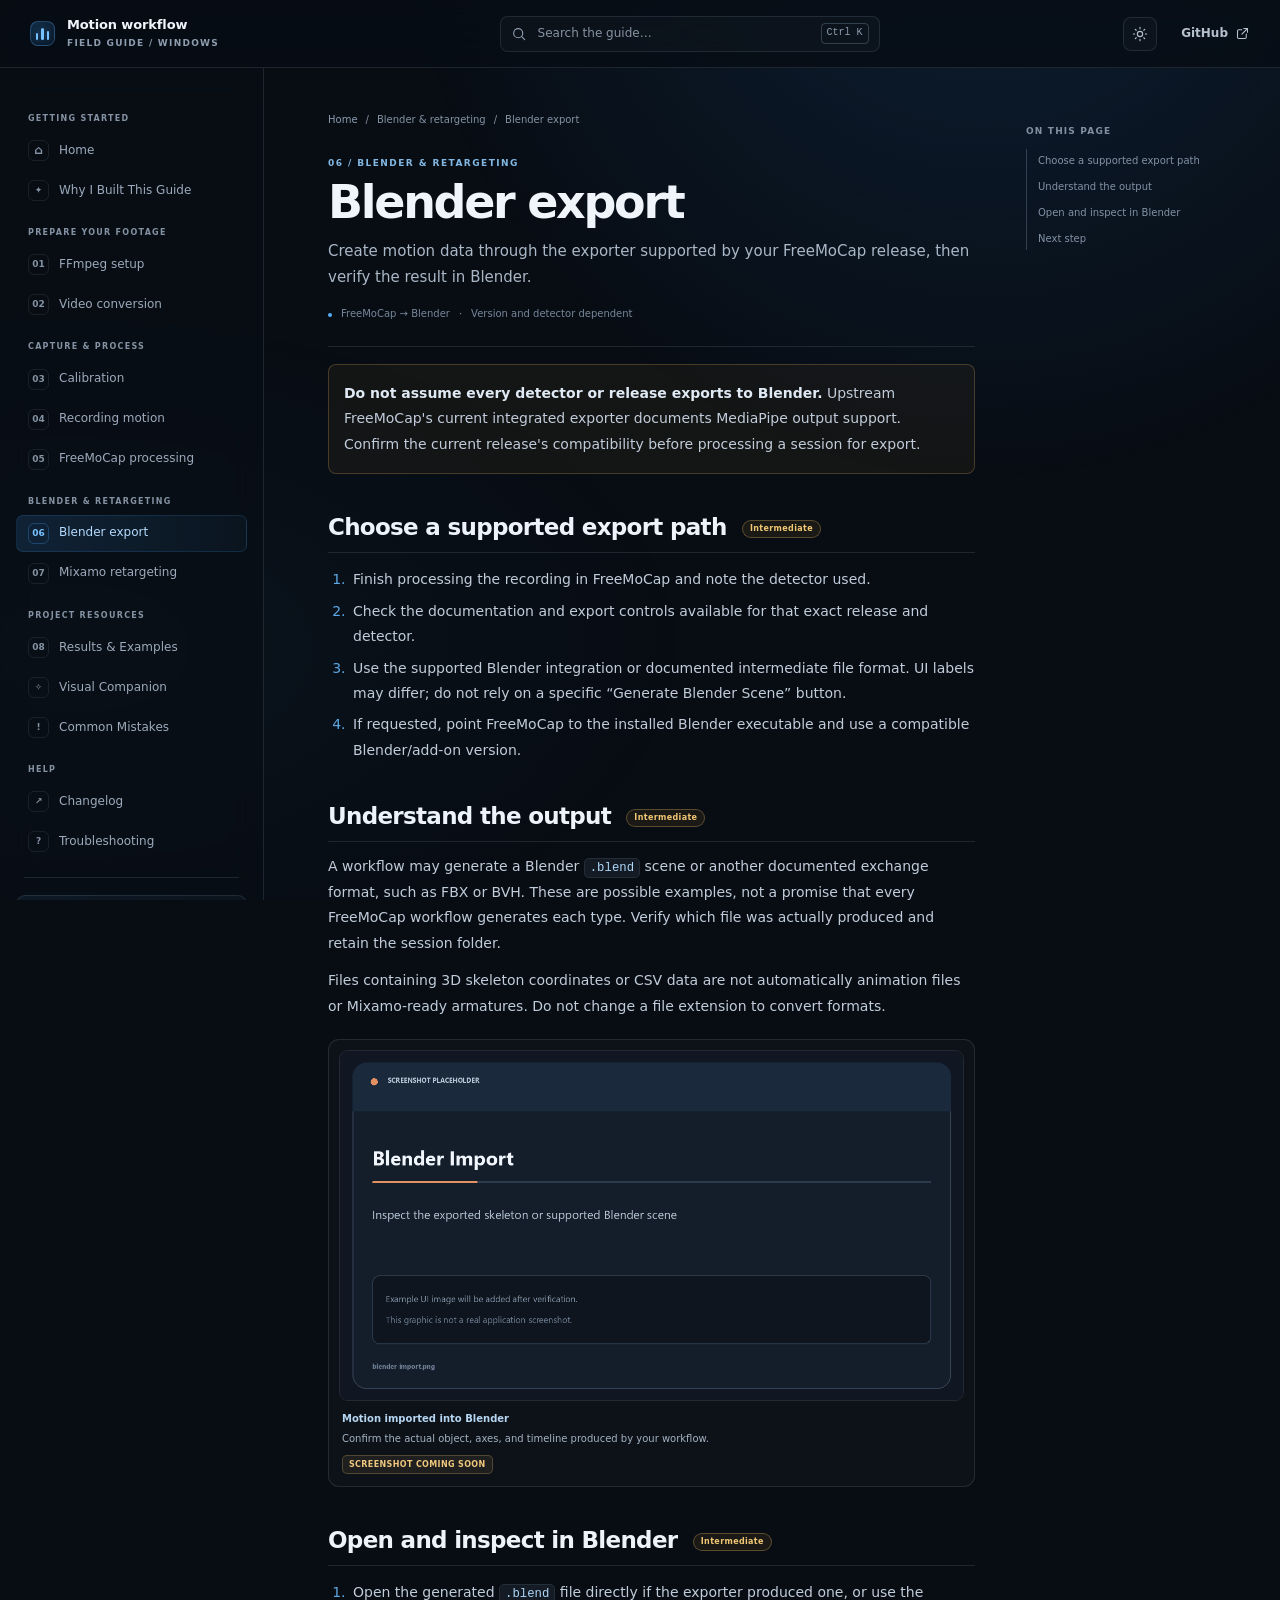
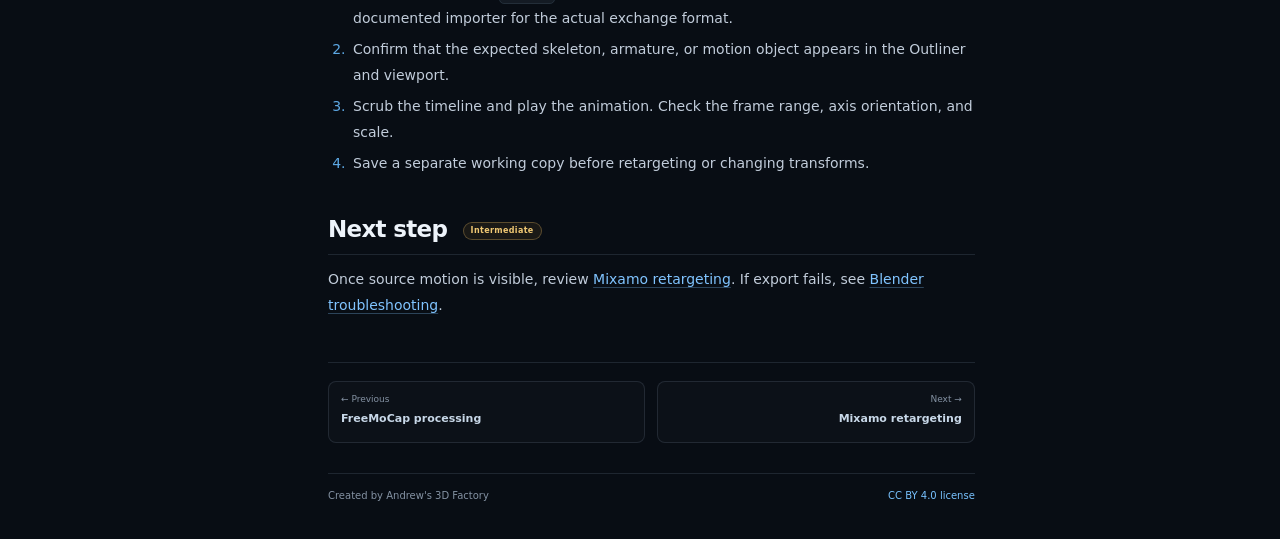
<file: docs/blender-export.html>
<!doctype html>
<html lang="en">
<head>
  <meta charset="utf-8"><meta name="viewport" content="width=device-width, initial-scale=1">
  <meta name="description" content="Use the Blender export supported by your FreeMoCap version and inspect the resulting scene or motion file.">
  <meta name="theme-color" content="#0a0e14"><meta property="og:type" content="article">
  <meta property="og:title" content="Blender Export · FreeMoCap Motion Workflow"><meta property="og:description" content="Use the Blender export supported by your FreeMoCap version and inspect the resulting scene or motion file.">
  <meta property="og:url" content="https://andrews3dfactory.github.io/FreeMoCap-Mixamo-Blender-Workflow/docs/blender-export.html">
  <meta property="og:image" content="https://andrews3dfactory.github.io/FreeMoCap-Mixamo-Blender-Workflow/assets/images/social-card.png">
  <meta property="og:image:secure_url" content="https://andrews3dfactory.github.io/FreeMoCap-Mixamo-Blender-Workflow/assets/images/social-card.png">
  <meta property="og:image:type" content="image/png"><meta property="og:image:width" content="1200"><meta property="og:image:height" content="630">
  <meta property="og:image:alt" content="FreeMoCap motion-capture workflow: iPhone video to animated Blender character">
  <link rel="canonical" href="https://andrews3dfactory.github.io/FreeMoCap-Mixamo-Blender-Workflow/docs/blender-export.html">
  <title>Blender Export · FreeMoCap Motion Workflow</title><link rel="icon" href="../favicon.ico" sizes="any"><link rel="icon" href="../assets/icons/favicon.svg" type="image/svg+xml">
  <link rel="stylesheet" href="../assets/css/site.css?v=14"><script src="../assets/js/site.js?v=13" defer></script>
</head>
<body data-page="blender-export">
  <a class="skip-link" href="#main-content">Skip to content</a><div class="reading-progress" aria-hidden="true"><span id="reading-progress-bar"></span></div>
  <header class="topbar"><button class="icon-button mobile-menu-button" type="button" aria-label="Open navigation menu" aria-expanded="false" aria-controls="site-sidebar" data-menu-toggle><svg viewBox="0 0 24 24" aria-hidden="true"><path d="M4 7h16M4 12h16M4 17h16"/></svg></button><a class="brand" href="../index.html" aria-label="FreeMoCap workflow home"><span class="brand-mark" aria-hidden="true"><span></span><span></span><span></span></span><span>Motion workflow<span class="brand-sub">FIELD GUIDE / WINDOWS</span></span></a><div class="topbar-search"><label class="sr-only" for="site-search">Search the guide</label><svg viewBox="0 0 24 24" aria-hidden="true"><circle cx="10.8" cy="10.8" r="6.8"/><path d="m16 16 4.5 4.5"/></svg><input id="site-search" type="search" placeholder="Search the guide…" autocomplete="off" aria-controls="search-results" aria-expanded="false"><kbd>Ctrl K</kbd><div class="search-results" id="search-results" role="listbox" aria-label="Guide pages"></div></div><a class="topbar-github" href="https://github.com/Andrews3dfactory/FreeMoCap-Mixamo-Blender-Workflow" target="_blank" rel="noreferrer"><span>GitHub</span><svg viewBox="0 0 24 24" aria-hidden="true"><path d="M14 4h6v6M20 4l-9 9"/><path d="M18 13v5a2 2 0 0 1-2 2H6a2 2 0 0 1-2-2V8a2 2 0 0 1 2-2h5"/></svg></a></header>
  <aside class="sidebar" id="site-sidebar" aria-label="Documentation navigation"><div class="sidebar-inner"><nav class="sidebar-nav" data-sidebar-nav></nav><div class="sidebar-rule"></div><a class="sidebar-callout" href="troubleshooting.html"><span class="callout-icon">?</span><span><strong>Need a hand?</strong><small>Browse troubleshooting</small></span><span class="callout-arrow">↗</span></a><p class="sidebar-version">A community guide · Software interfaces vary by release.</p></div></aside><div class="sidebar-scrim" data-menu-close></div>
  <main class="main-content" id="main-content" tabindex="-1"><div class="doc-layout">
    <article class="doc-article">
      <div class="breadcrumbs"><a href="../index.html">Home</a><span>/</span><span>Blender &amp; retargeting</span><span>/</span><span>Blender export</span></div>
      <div class="doc-label">06 / BLENDER &amp; RETARGETING</div><h1 class="doc-title">Blender export</h1>
      <p class="doc-description">Create motion data through the exporter supported by your FreeMoCap release, then verify the result in Blender.</p>
      <div class="doc-meta"><span class="doc-meta-dot"></span><span>FreeMoCap → Blender</span><span>·</span><span>Version and detector dependent</span></div>
      <div class="doc-content" data-doc-content>
        <div class="doc-note note-warn"><p><strong>Do not assume every detector or release exports to Blender.</strong> Upstream FreeMoCap's current integrated exporter documents MediaPipe output support. Confirm the current release's compatibility before processing a session for export.</p></div>
        <h2 id="choose">Choose a supported export path</h2>
        <ol>
          <li>Finish processing the recording in FreeMoCap and note the detector used.</li>
          <li>Check the documentation and export controls available for that exact release and detector.</li>
          <li>Use the supported Blender integration or documented intermediate file format. UI labels may differ; do not rely on a specific “Generate Blender Scene” button.</li>
          <li>If requested, point FreeMoCap to the installed Blender executable and use a compatible Blender/add-on version.</li>
        </ol>
        <h2 id="formats">Understand the output</h2>
        <p>A workflow may generate a Blender <code>.blend</code> scene or another documented exchange format, such as FBX or BVH. These are possible examples, not a promise that every FreeMoCap workflow generates each type. Verify which file was actually produced and retain the session folder.</p>
        <p>Files containing 3D skeleton coordinates or CSV data are not automatically animation files or Mixamo-ready armatures. Do not change a file extension to convert formats.</p>
        <figure class="doc-figure"><img class="doc-screenshot" src="../assets/images/blender-import.png" alt="Placeholder: FreeMoCap motion imported into Blender"><figcaption><strong>Motion imported into Blender</strong><span>Confirm the actual object, axes, and timeline produced by your workflow.</span><span class="placeholder-label">Screenshot coming soon</span></figcaption></figure>
        <h2 id="open">Open and inspect in Blender</h2>
        <ol>
          <li>Open the generated <code>.blend</code> file directly if the exporter produced one, or use the documented importer for the actual exchange format.</li>
          <li>Confirm that the expected skeleton, armature, or motion object appears in the Outliner and viewport.</li>
          <li>Scrub the timeline and play the animation. Check the frame range, axis orientation, and scale.</li>
          <li>Save a separate working copy before retargeting or changing transforms.</li>
        </ol>
        <h2 id="next">Next step</h2><p>Once source motion is visible, review <a href="mixamo-retargeting.html">Mixamo retargeting</a>. If export fails, see <a href="troubleshooting.html#blender">Blender troubleshooting</a>.</p>
      </div>
      <nav class="doc-pager" data-doc-pager aria-label="Page navigation"></nav><footer class="doc-footer"><span>Created by Andrew's 3D Factory</span><a href="../LICENSE">CC BY 4.0 license</a></footer>
    </article>
    <aside class="doc-aside" aria-label="On this page"><div class="toc-title">ON THIS PAGE</div><nav class="toc-nav" data-toc></nav></aside>
  </div></main><button class="back-to-top" type="button" aria-label="Back to top" data-back-to-top>↑</button>
</body>
</html>
</file>
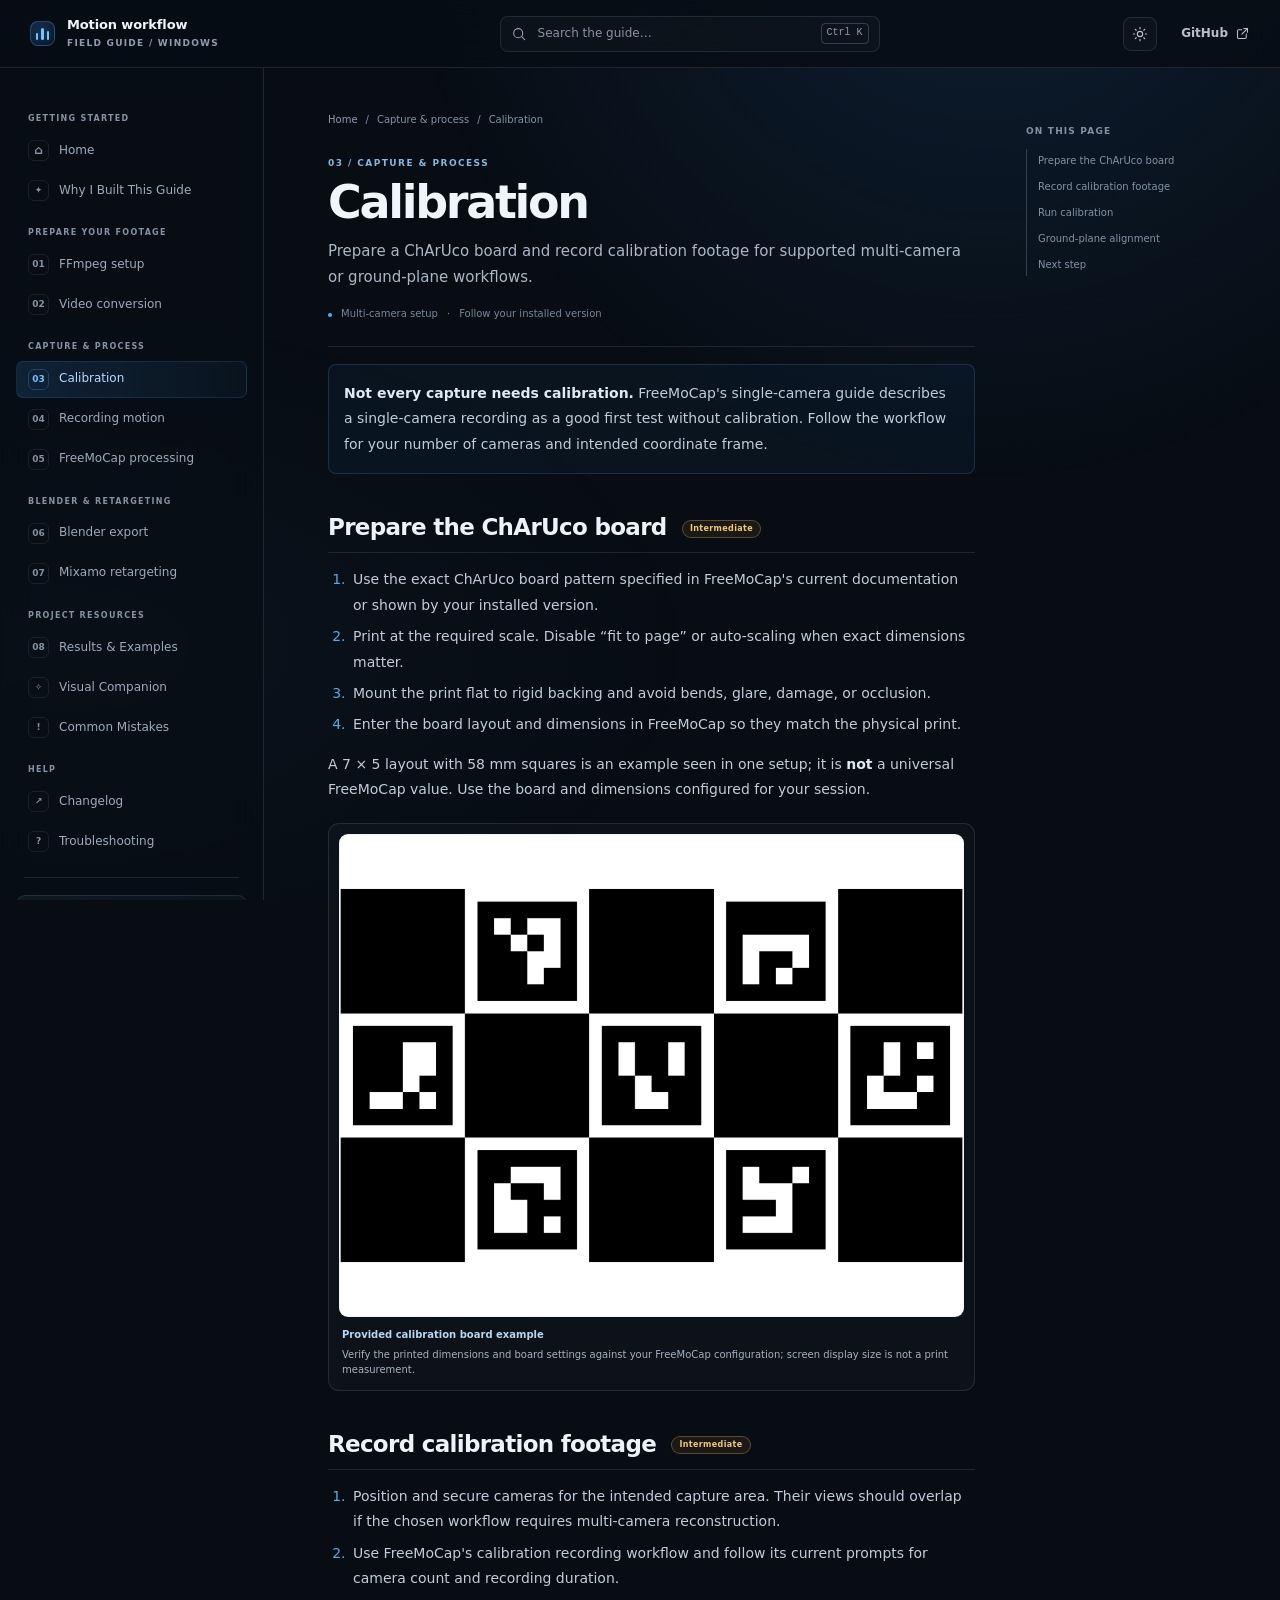
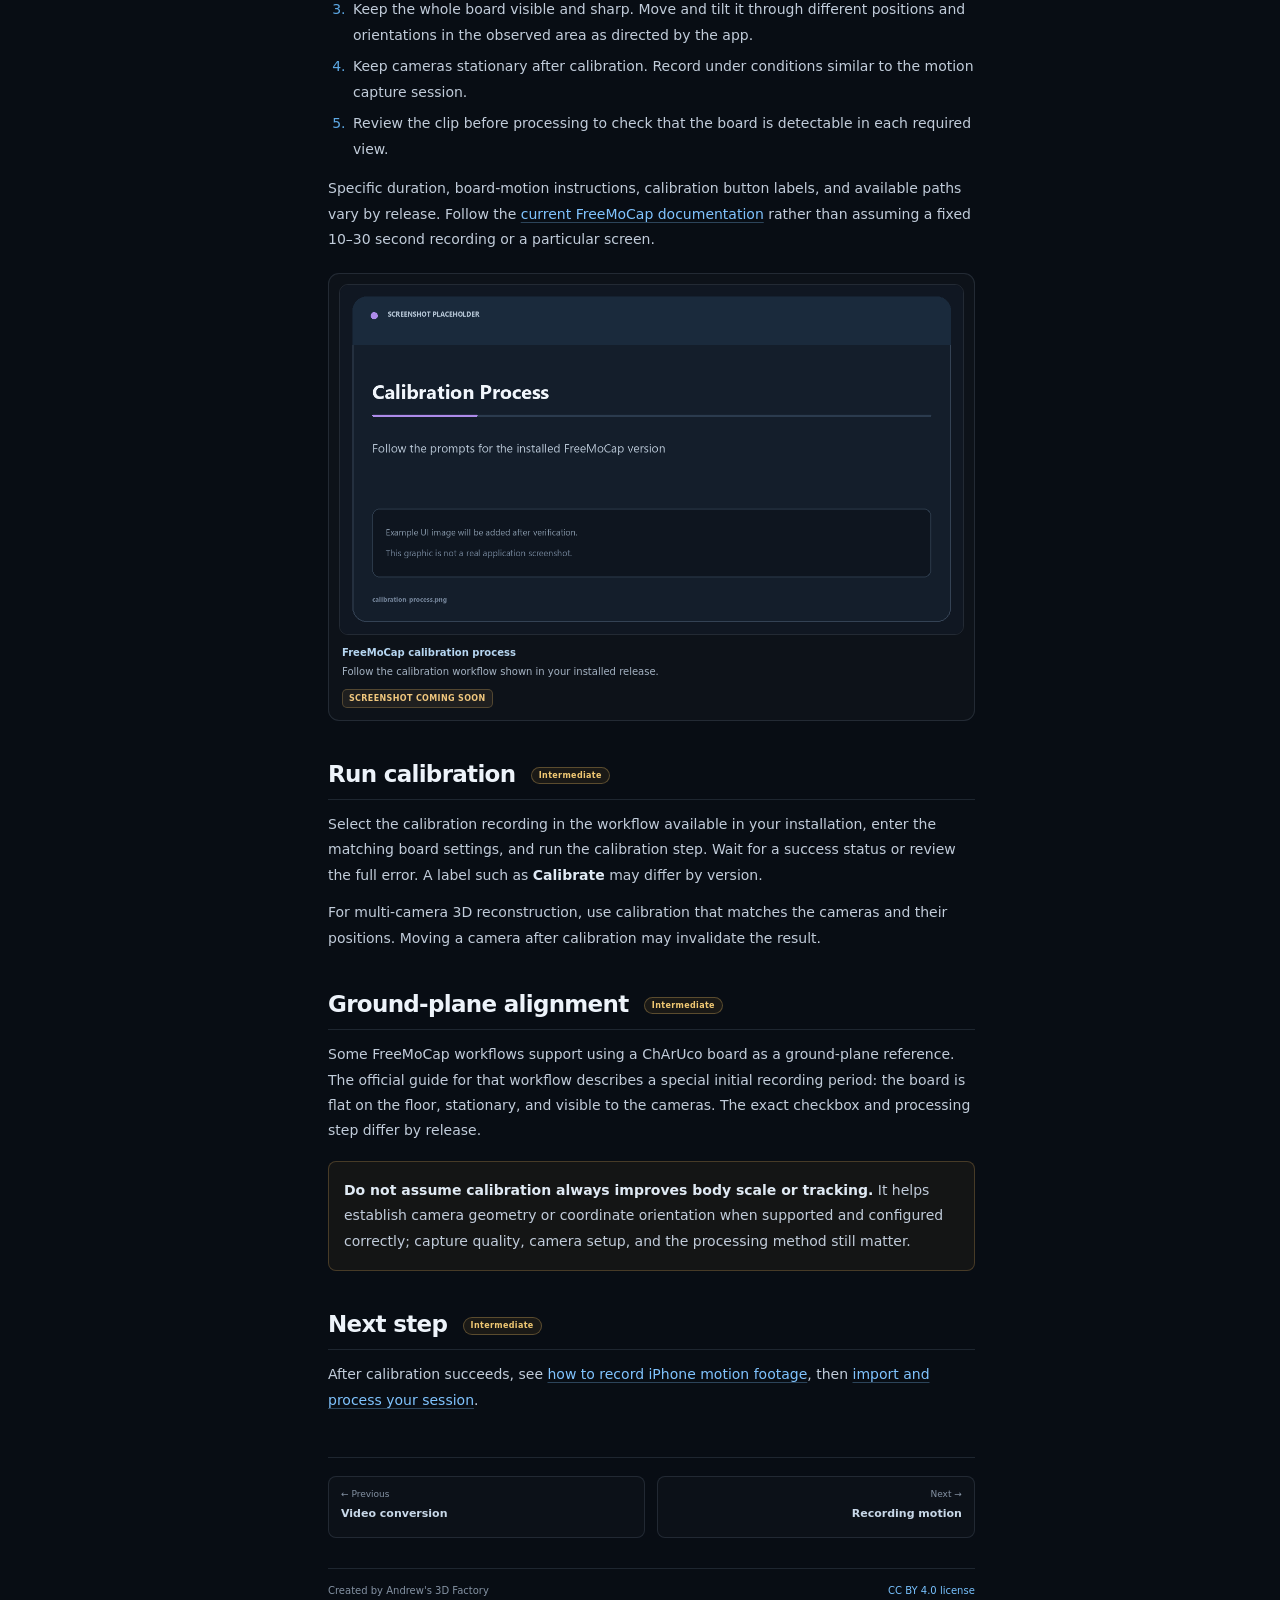
<file: docs/calibration.html>
<!doctype html>
<html lang="en">
<head>
  <meta charset="utf-8"><meta name="viewport" content="width=device-width, initial-scale=1">
  <meta name="description" content="Prepare and record FreeMoCap ChArUco calibration video and follow the version-specific ground-plane workflow.">
  <meta name="theme-color" content="#0a0e14"><meta property="og:type" content="article">
  <meta property="og:title" content="Calibration · FreeMoCap Motion Workflow"><meta property="og:description" content="Prepare and record FreeMoCap ChArUco calibration video and follow the version-specific ground-plane workflow.">
  <meta property="og:url" content="https://andrews3dfactory.github.io/FreeMoCap-Mixamo-Blender-Workflow/docs/calibration.html">
  <meta property="og:image" content="https://andrews3dfactory.github.io/FreeMoCap-Mixamo-Blender-Workflow/assets/images/social-card.png">
  <meta property="og:image:secure_url" content="https://andrews3dfactory.github.io/FreeMoCap-Mixamo-Blender-Workflow/assets/images/social-card.png">
  <meta property="og:image:type" content="image/png"><meta property="og:image:width" content="1200"><meta property="og:image:height" content="630">
  <meta property="og:image:alt" content="FreeMoCap motion-capture workflow: iPhone video to animated Blender character">
  <link rel="canonical" href="https://andrews3dfactory.github.io/FreeMoCap-Mixamo-Blender-Workflow/docs/calibration.html">
  <title>Calibration · FreeMoCap Motion Workflow</title><link rel="icon" href="../favicon.ico" sizes="any"><link rel="icon" href="../assets/icons/favicon.svg" type="image/svg+xml">
  <link rel="stylesheet" href="../assets/css/site.css?v=14"><script src="../assets/js/site.js?v=13" defer></script>
</head>
<body data-page="calibration">
  <a class="skip-link" href="#main-content">Skip to content</a><div class="reading-progress" aria-hidden="true"><span id="reading-progress-bar"></span></div>
  <header class="topbar"><button class="icon-button mobile-menu-button" type="button" aria-label="Open navigation menu" aria-expanded="false" aria-controls="site-sidebar" data-menu-toggle><svg viewBox="0 0 24 24" aria-hidden="true"><path d="M4 7h16M4 12h16M4 17h16"/></svg></button><a class="brand" href="../index.html" aria-label="FreeMoCap workflow home"><span class="brand-mark" aria-hidden="true"><span></span><span></span><span></span></span><span>Motion workflow<span class="brand-sub">FIELD GUIDE / WINDOWS</span></span></a><div class="topbar-search"><label class="sr-only" for="site-search">Search the guide</label><svg viewBox="0 0 24 24" aria-hidden="true"><circle cx="10.8" cy="10.8" r="6.8"/><path d="m16 16 4.5 4.5"/></svg><input id="site-search" type="search" placeholder="Search the guide…" autocomplete="off" aria-controls="search-results" aria-expanded="false"><kbd>Ctrl K</kbd><div class="search-results" id="search-results" role="listbox" aria-label="Guide pages"></div></div><a class="topbar-github" href="https://github.com/Andrews3dfactory/FreeMoCap-Mixamo-Blender-Workflow" target="_blank" rel="noreferrer"><span>GitHub</span><svg viewBox="0 0 24 24" aria-hidden="true"><path d="M14 4h6v6M20 4l-9 9"/><path d="M18 13v5a2 2 0 0 1-2 2H6a2 2 0 0 1-2-2V8a2 2 0 0 1 2-2h5"/></svg></a></header>
  <aside class="sidebar" id="site-sidebar" aria-label="Documentation navigation"><div class="sidebar-inner"><nav class="sidebar-nav" data-sidebar-nav></nav><div class="sidebar-rule"></div><a class="sidebar-callout" href="troubleshooting.html"><span class="callout-icon">?</span><span><strong>Need a hand?</strong><small>Browse troubleshooting</small></span><span class="callout-arrow">↗</span></a><p class="sidebar-version">A community guide · Software interfaces vary by release.</p></div></aside><div class="sidebar-scrim" data-menu-close></div>
  <main class="main-content" id="main-content" tabindex="-1"><div class="doc-layout">
    <article class="doc-article">
      <div class="breadcrumbs"><a href="../index.html">Home</a><span>/</span><span>Capture &amp; process</span><span>/</span><span>Calibration</span></div>
      <div class="doc-label">03 / CAPTURE &amp; PROCESS</div><h1 class="doc-title">Calibration</h1>
      <p class="doc-description">Prepare a ChArUco board and record calibration footage for supported multi-camera or ground-plane workflows.</p>
      <div class="doc-meta"><span class="doc-meta-dot"></span><span>Multi-camera setup</span><span>·</span><span>Follow your installed version</span></div>
      <div class="doc-content" data-doc-content>
        <div class="doc-note"><p><strong>Not every capture needs calibration.</strong> FreeMoCap's single-camera guide describes a single-camera recording as a good first test without calibration. Follow the workflow for your number of cameras and intended coordinate frame.</p></div>
        <h2 id="board">Prepare the ChArUco board</h2>
        <ol>
          <li>Use the exact ChArUco board pattern specified in FreeMoCap's current documentation or shown by your installed version.</li>
          <li>Print at the required scale. Disable “fit to page” or auto-scaling when exact dimensions matter.</li>
          <li>Mount the print flat to rigid backing and avoid bends, glare, damage, or occlusion.</li>
          <li>Enter the board layout and dimensions in FreeMoCap so they match the physical print.</li>
        </ol>
        <p>A 7 × 5 layout with 58 mm squares is an example seen in one setup; it is <strong>not</strong> a universal FreeMoCap value. Use the board and dimensions configured for your session.</p>
        <figure class="doc-figure"><img class="doc-screenshot calibration-board-image" src="../assets/images/calibration-board.png?v=2" alt="User-provided black-and-white ChArUco calibration board with marker patterns"><figcaption><strong>Provided calibration board example</strong><span>Verify the printed dimensions and board settings against your FreeMoCap configuration; screen display size is not a print measurement.</span></figcaption></figure>
        <h2 id="recording">Record calibration footage</h2>
        <ol>
          <li>Position and secure cameras for the intended capture area. Their views should overlap if the chosen workflow requires multi-camera reconstruction.</li>
          <li>Use FreeMoCap's calibration recording workflow and follow its current prompts for camera count and recording duration.</li>
          <li>Keep the whole board visible and sharp. Move and tilt it through different positions and orientations in the observed area as directed by the app.</li>
          <li>Keep cameras stationary after calibration. Record under conditions similar to the motion capture session.</li>
          <li>Review the clip before processing to check that the board is detectable in each required view.</li>
        </ol>
        <p>Specific duration, board-motion instructions, calibration button labels, and available paths vary by release. Follow the <a href="https://freemocap.github.io/documentation/index_md.html">current FreeMoCap documentation</a> rather than assuming a fixed 10–30 second recording or a particular screen.</p>
        <figure class="doc-figure"><img class="doc-screenshot" src="../assets/images/calibration-process.png" alt="Placeholder: FreeMoCap calibration processing"><figcaption><strong>FreeMoCap calibration process</strong><span>Follow the calibration workflow shown in your installed release.</span><span class="placeholder-label">Screenshot coming soon</span></figcaption></figure>
        <h2 id="process">Run calibration</h2>
        <p>Select the calibration recording in the workflow available in your installation, enter the matching board settings, and run the calibration step. Wait for a success status or review the full error. A label such as <strong>Calibrate</strong> may differ by version.</p>
        <p>For multi-camera 3D reconstruction, use calibration that matches the cameras and their positions. Moving a camera after calibration may invalidate the result.</p>
        <h2 id="ground-plane">Ground-plane alignment</h2>
        <p>Some FreeMoCap workflows support using a ChArUco board as a ground-plane reference. The official guide for that workflow describes a special initial recording period: the board is flat on the floor, stationary, and visible to the cameras. The exact checkbox and processing step differ by release.</p>
        <div class="doc-note note-warn"><p><strong>Do not assume calibration always improves body scale or tracking.</strong> It helps establish camera geometry or coordinate orientation when supported and configured correctly; capture quality, camera setup, and the processing method still matter.</p></div>
        <h2 id="next">Next step</h2><p>After calibration succeeds, see <a href="recording-motion.html">how to record iPhone motion footage</a>, then <a href="freemocap-processing.html">import and process your session</a>.</p>
      </div>
      <nav class="doc-pager" data-doc-pager aria-label="Page navigation"></nav><footer class="doc-footer"><span>Created by Andrew's 3D Factory</span><a href="../LICENSE">CC BY 4.0 license</a></footer>
    </article>
    <aside class="doc-aside" aria-label="On this page"><div class="toc-title">ON THIS PAGE</div><nav class="toc-nav" data-toc></nav></aside>
  </div></main><button class="back-to-top" type="button" aria-label="Back to top" data-back-to-top>↑</button>
</body>
</html>
</file>
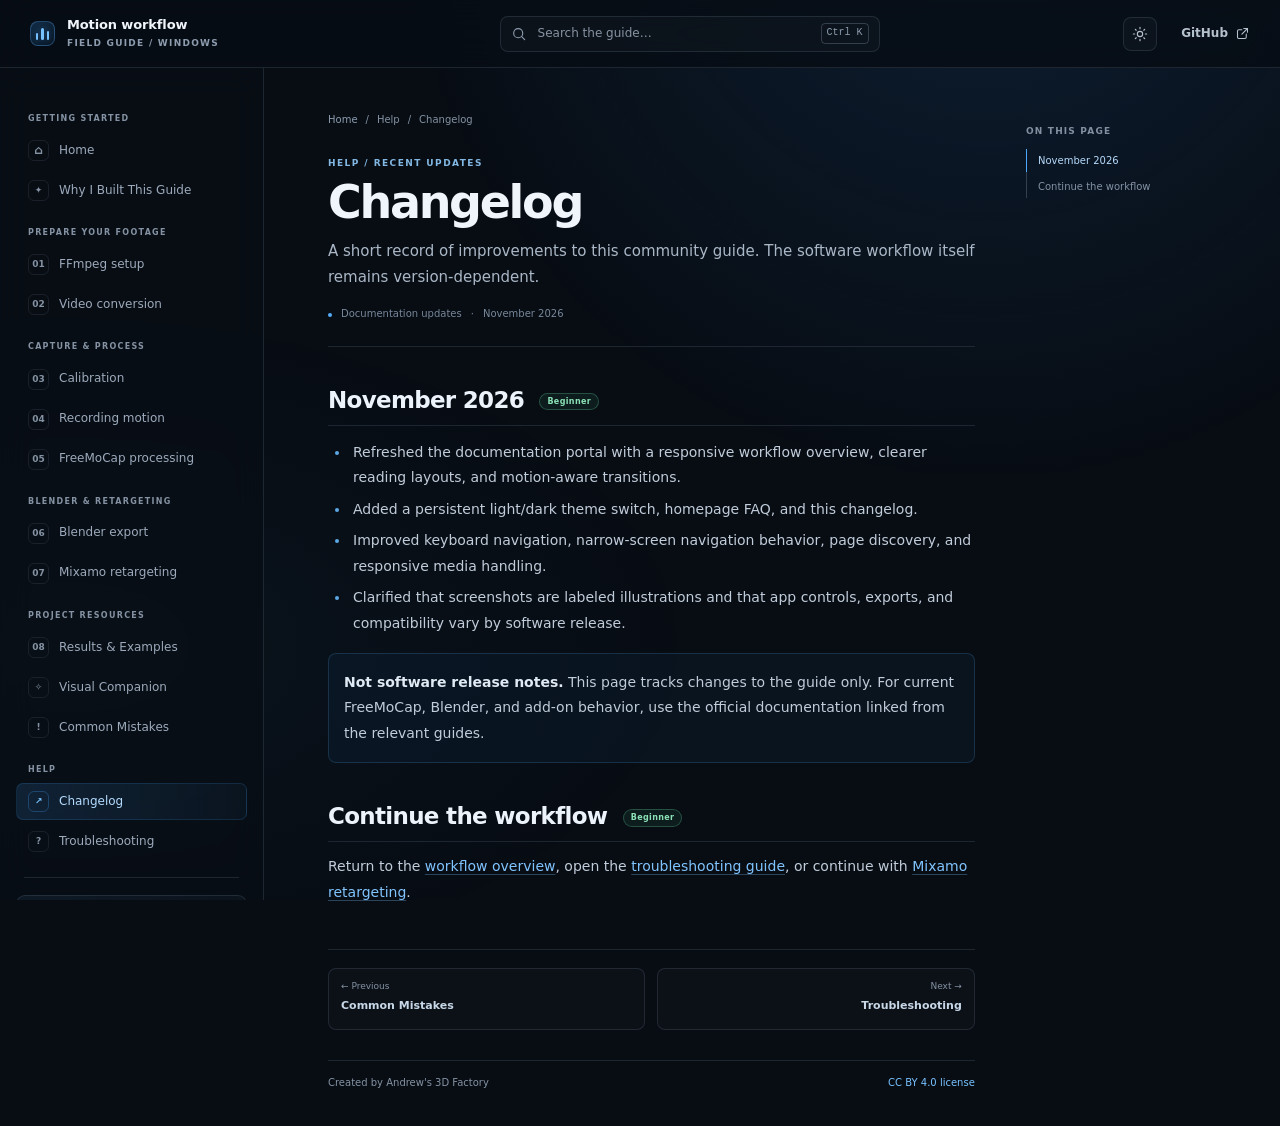
<file: docs/changelog.html>
<!doctype html>
<html lang="en">
<head>
  <meta charset="utf-8"><meta name="viewport" content="width=device-width, initial-scale=1">
  <meta name="description" content="Recent updates to the FreeMoCap, Blender, and Mixamo motion capture community guide.">
  <meta name="theme-color" content="#080d14"><meta property="og:type" content="article">
  <meta property="og:title" content="Changelog · FreeMoCap Motion Workflow">
  <meta property="og:description" content="Recent updates to the FreeMoCap, Blender, and Mixamo motion capture community guide.">
  <meta property="og:url" content="https://andrews3dfactory.github.io/FreeMoCap-Mixamo-Blender-Workflow/docs/changelog.html">
  <meta property="og:image" content="https://andrews3dfactory.github.io/FreeMoCap-Mixamo-Blender-Workflow/assets/images/social-card.png">
  <meta property="og:image:secure_url" content="https://andrews3dfactory.github.io/FreeMoCap-Mixamo-Blender-Workflow/assets/images/social-card.png">
  <meta property="og:image:type" content="image/png"><meta property="og:image:width" content="1200"><meta property="og:image:height" content="630">
  <meta property="og:image:alt" content="FreeMoCap motion-capture workflow: iPhone video to animated Blender character">
  <link rel="canonical" href="https://andrews3dfactory.github.io/FreeMoCap-Mixamo-Blender-Workflow/docs/changelog.html">
  <title>Changelog · FreeMoCap Motion Workflow</title>
  <link rel="icon" href="../favicon.ico" sizes="any"><link rel="icon" href="../assets/icons/favicon.svg" type="image/svg+xml">
  <link rel="stylesheet" href="../assets/css/site.css?v=14"><script src="../assets/js/site.js?v=13" defer></script>
</head>
<body data-page="changelog">
  <a class="skip-link" href="#main-content">Skip to content</a><div class="reading-progress" aria-hidden="true"><span id="reading-progress-bar"></span></div>
  <header class="topbar"><button class="icon-button mobile-menu-button" type="button" aria-label="Open navigation menu" aria-expanded="false" aria-controls="site-sidebar" data-menu-toggle><svg viewBox="0 0 24 24" aria-hidden="true"><path d="M4 7h16M4 12h16M4 17h16"/></svg></button><a class="brand" href="../index.html" aria-label="FreeMoCap workflow home"><span class="brand-mark" aria-hidden="true"><span></span><span></span><span></span></span><span>Motion workflow<span class="brand-sub">FIELD GUIDE / WINDOWS</span></span></a><div class="topbar-search"><label class="sr-only" for="site-search">Search the guide</label><svg viewBox="0 0 24 24" aria-hidden="true"><circle cx="10.8" cy="10.8" r="6.8"/><path d="m16 16 4.5 4.5"/></svg><input id="site-search" type="search" placeholder="Search the guide…" autocomplete="off" aria-controls="search-results" aria-expanded="false"><kbd>Ctrl K</kbd><div class="search-results" id="search-results" role="listbox" aria-label="Guide pages"></div></div><a class="topbar-github" href="https://github.com/Andrews3dfactory/FreeMoCap-Mixamo-Blender-Workflow" target="_blank" rel="noreferrer"><span>GitHub</span><svg viewBox="0 0 24 24" aria-hidden="true"><path d="M14 4h6v6M20 4l-9 9"/><path d="M18 13v5a2 2 0 0 1-2 2H6a2 2 0 0 1-2-2V8a2 2 0 0 1 2-2h5"/></svg></a></header>
  <aside class="sidebar" id="site-sidebar" aria-label="Documentation navigation"><div class="sidebar-inner"><nav class="sidebar-nav" data-sidebar-nav></nav><div class="sidebar-rule"></div><a class="sidebar-callout" href="troubleshooting.html"><span class="callout-icon">?</span><span><strong>Need a hand?</strong><small>Browse troubleshooting</small></span><span class="callout-arrow">↗</span></a><p class="sidebar-version">A community guide · Software interfaces vary by release.</p></div></aside><div class="sidebar-scrim" data-menu-close></div>
  <main class="main-content" id="main-content" tabindex="-1"><div class="doc-layout">
    <article class="doc-article">
      <div class="breadcrumbs"><a href="../index.html">Home</a><span>/</span><span>Help</span><span>/</span><span>Changelog</span></div>
      <div class="doc-label">HELP / RECENT UPDATES</div><h1 class="doc-title">Changelog</h1>
      <p class="doc-description">A short record of improvements to this community guide. The software workflow itself remains version-dependent.</p>
      <div class="doc-meta"><span class="doc-meta-dot"></span><span>Documentation updates</span><span>·</span><span>November 2026</span></div>
      <div class="doc-content" data-doc-content>
        <h2 id="november-2026">November 2026</h2>
        <ul>
          <li>Refreshed the documentation portal with a responsive workflow overview, clearer reading layouts, and motion-aware transitions.</li>
          <li>Added a persistent light/dark theme switch, homepage FAQ, and this changelog.</li>
          <li>Improved keyboard navigation, narrow-screen navigation behavior, page discovery, and responsive media handling.</li>
          <li>Clarified that screenshots are labeled illustrations and that app controls, exports, and compatibility vary by software release.</li>
        </ul>
        <div class="doc-note"><p><strong>Not software release notes.</strong> This page tracks changes to the guide only. For current FreeMoCap, Blender, and add-on behavior, use the official documentation linked from the relevant guides.</p></div>
        <h2 id="continue">Continue the workflow</h2>
        <p>Return to the <a href="../index.html">workflow overview</a>, open the <a href="troubleshooting.html">troubleshooting guide</a>, or continue with <a href="mixamo-retargeting.html">Mixamo retargeting</a>.</p>
      </div>
      <nav class="doc-pager" data-doc-pager aria-label="Page navigation"></nav><footer class="doc-footer"><span>Created by Andrew's 3D Factory</span><a href="../LICENSE">CC BY 4.0 license</a></footer>
    </article>
    <aside class="doc-aside" aria-label="On this page"><div class="toc-title">ON THIS PAGE</div><nav class="toc-nav" data-toc></nav></aside>
  </div></main><button class="back-to-top" type="button" aria-label="Back to top" data-back-to-top>↑</button>
</body>
</html>
</file>
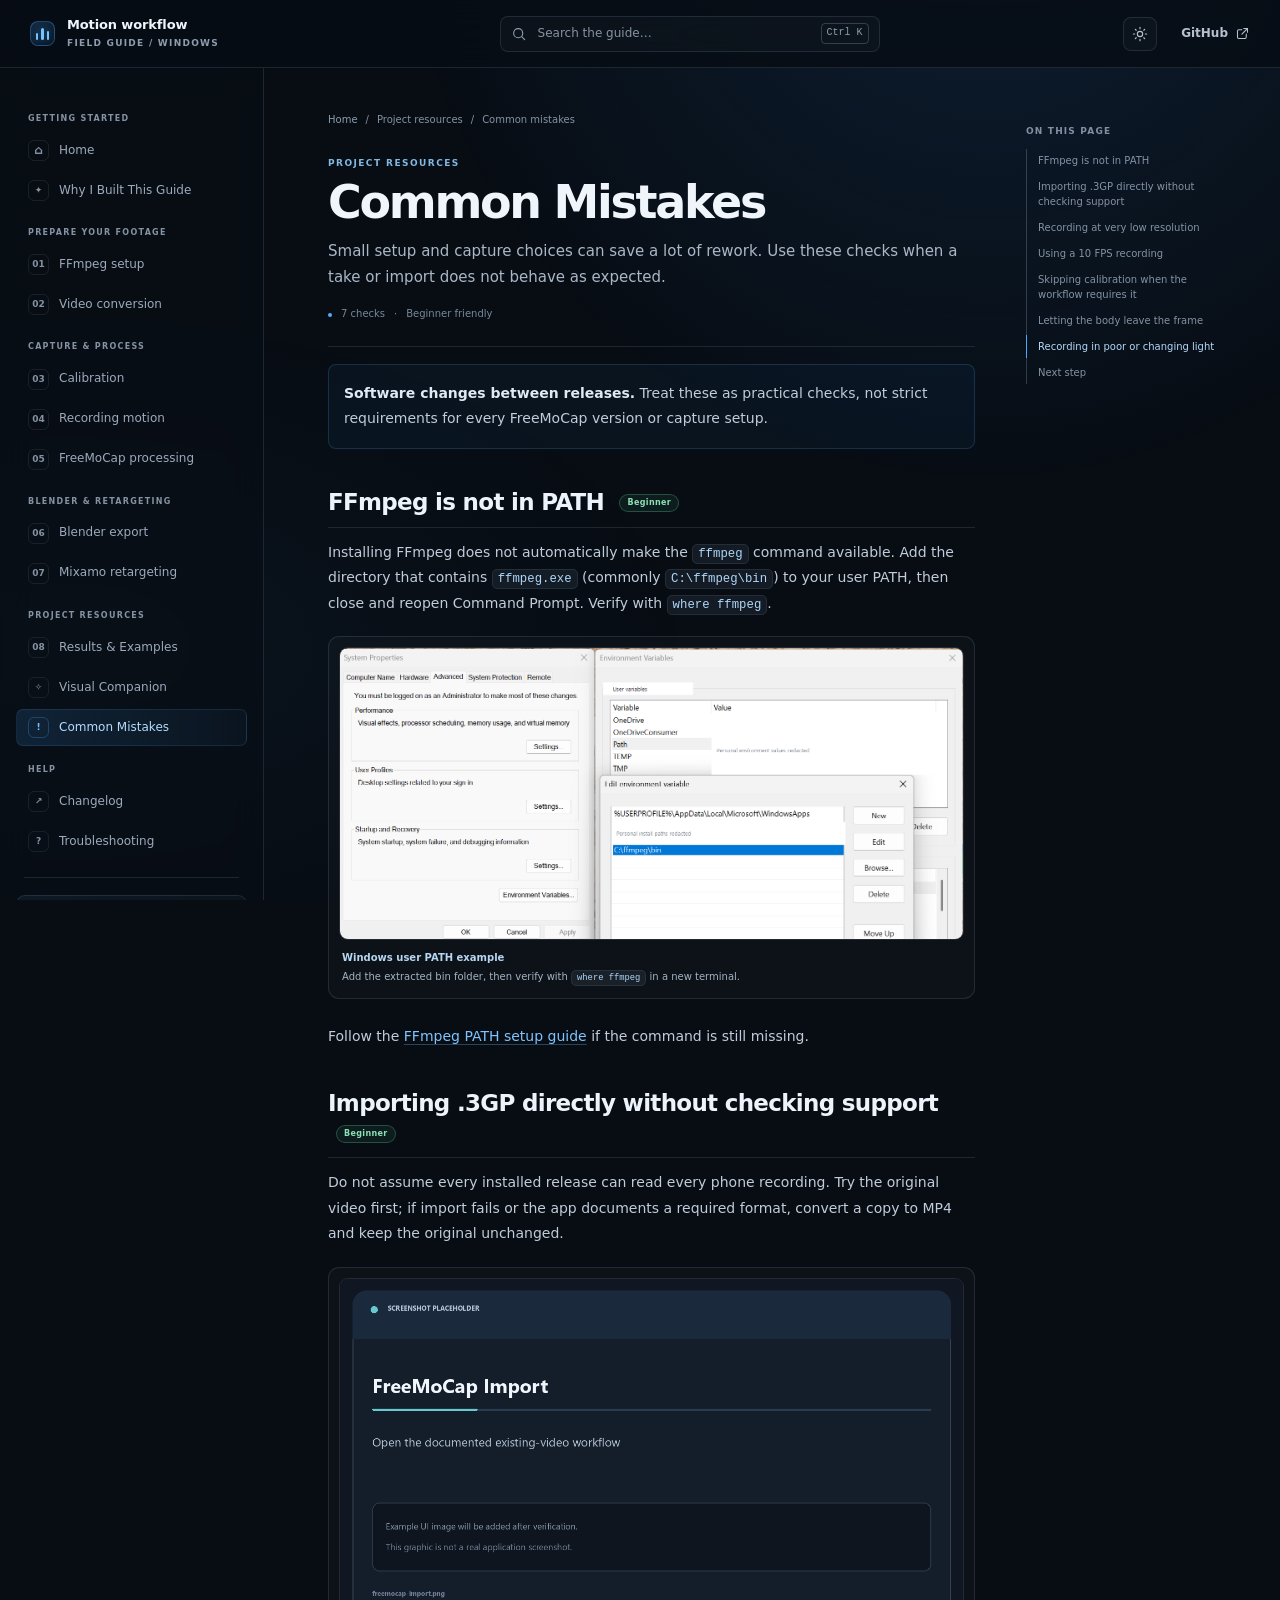
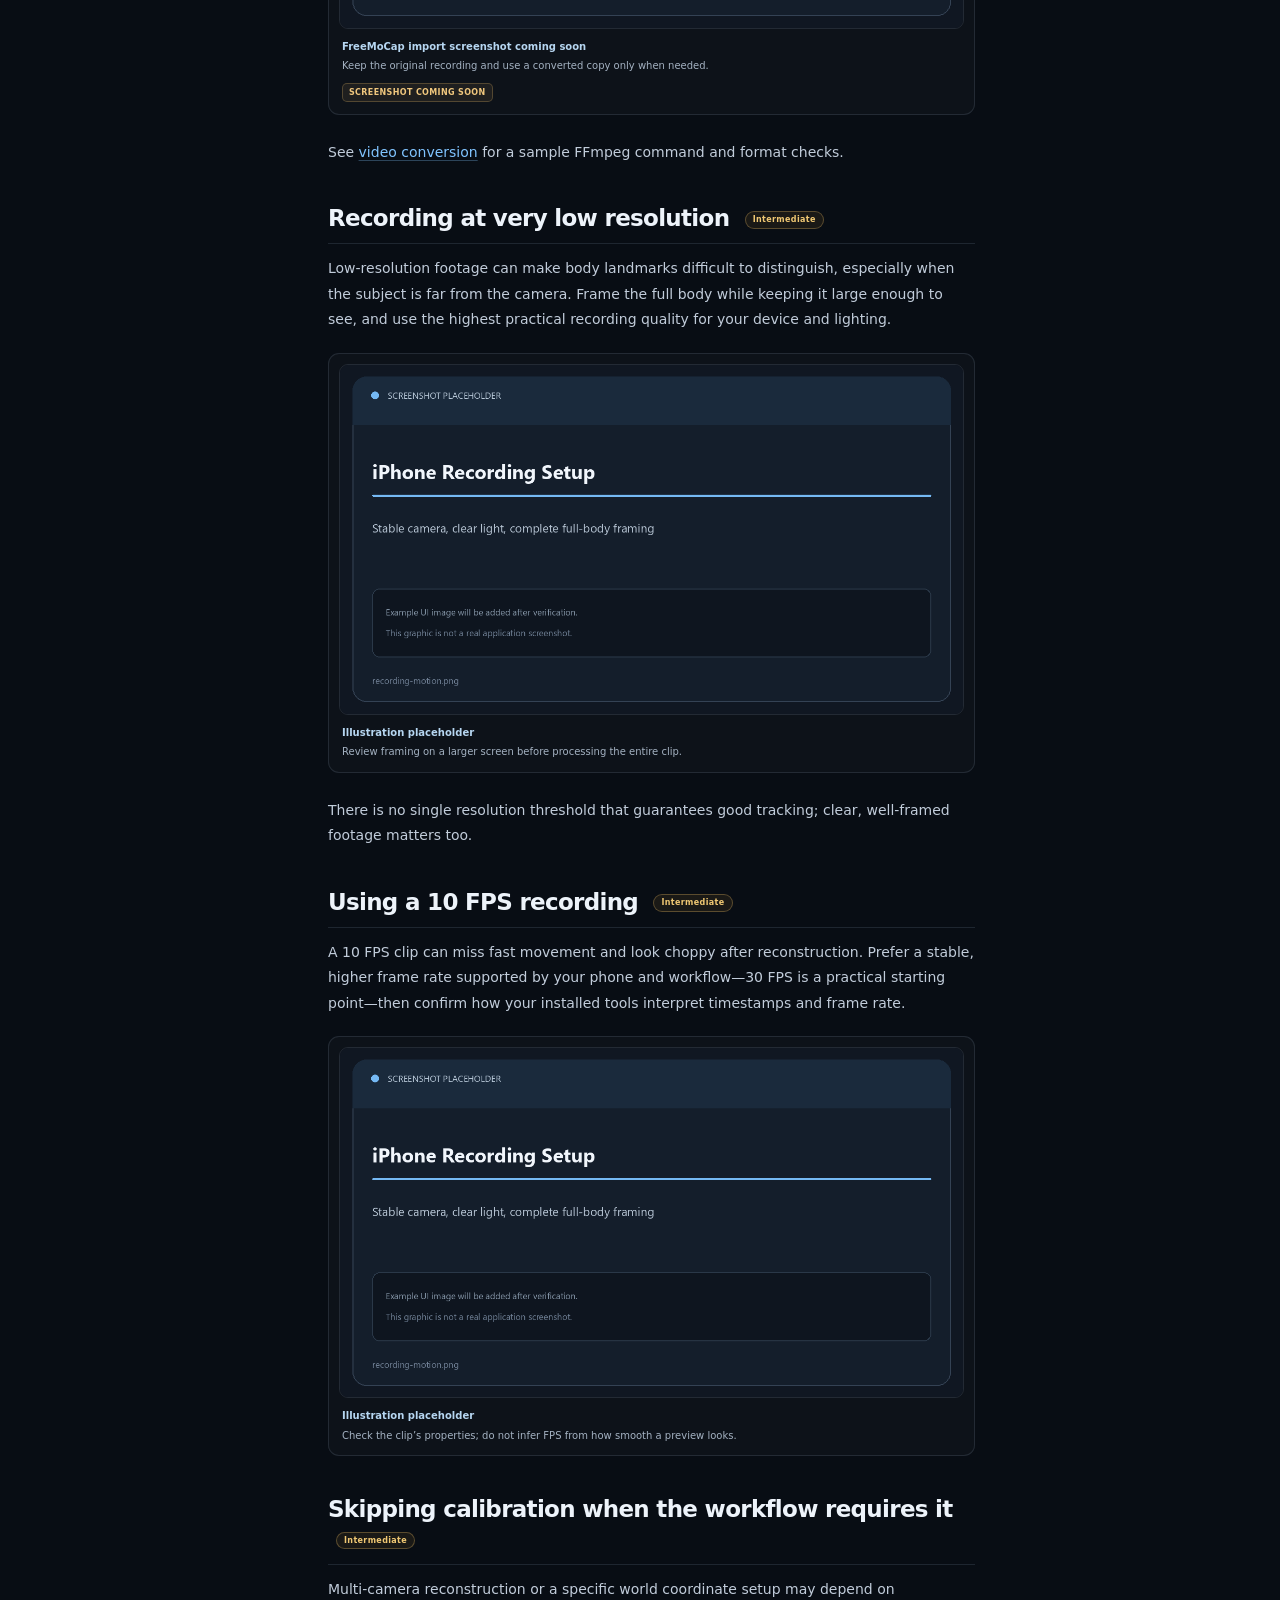
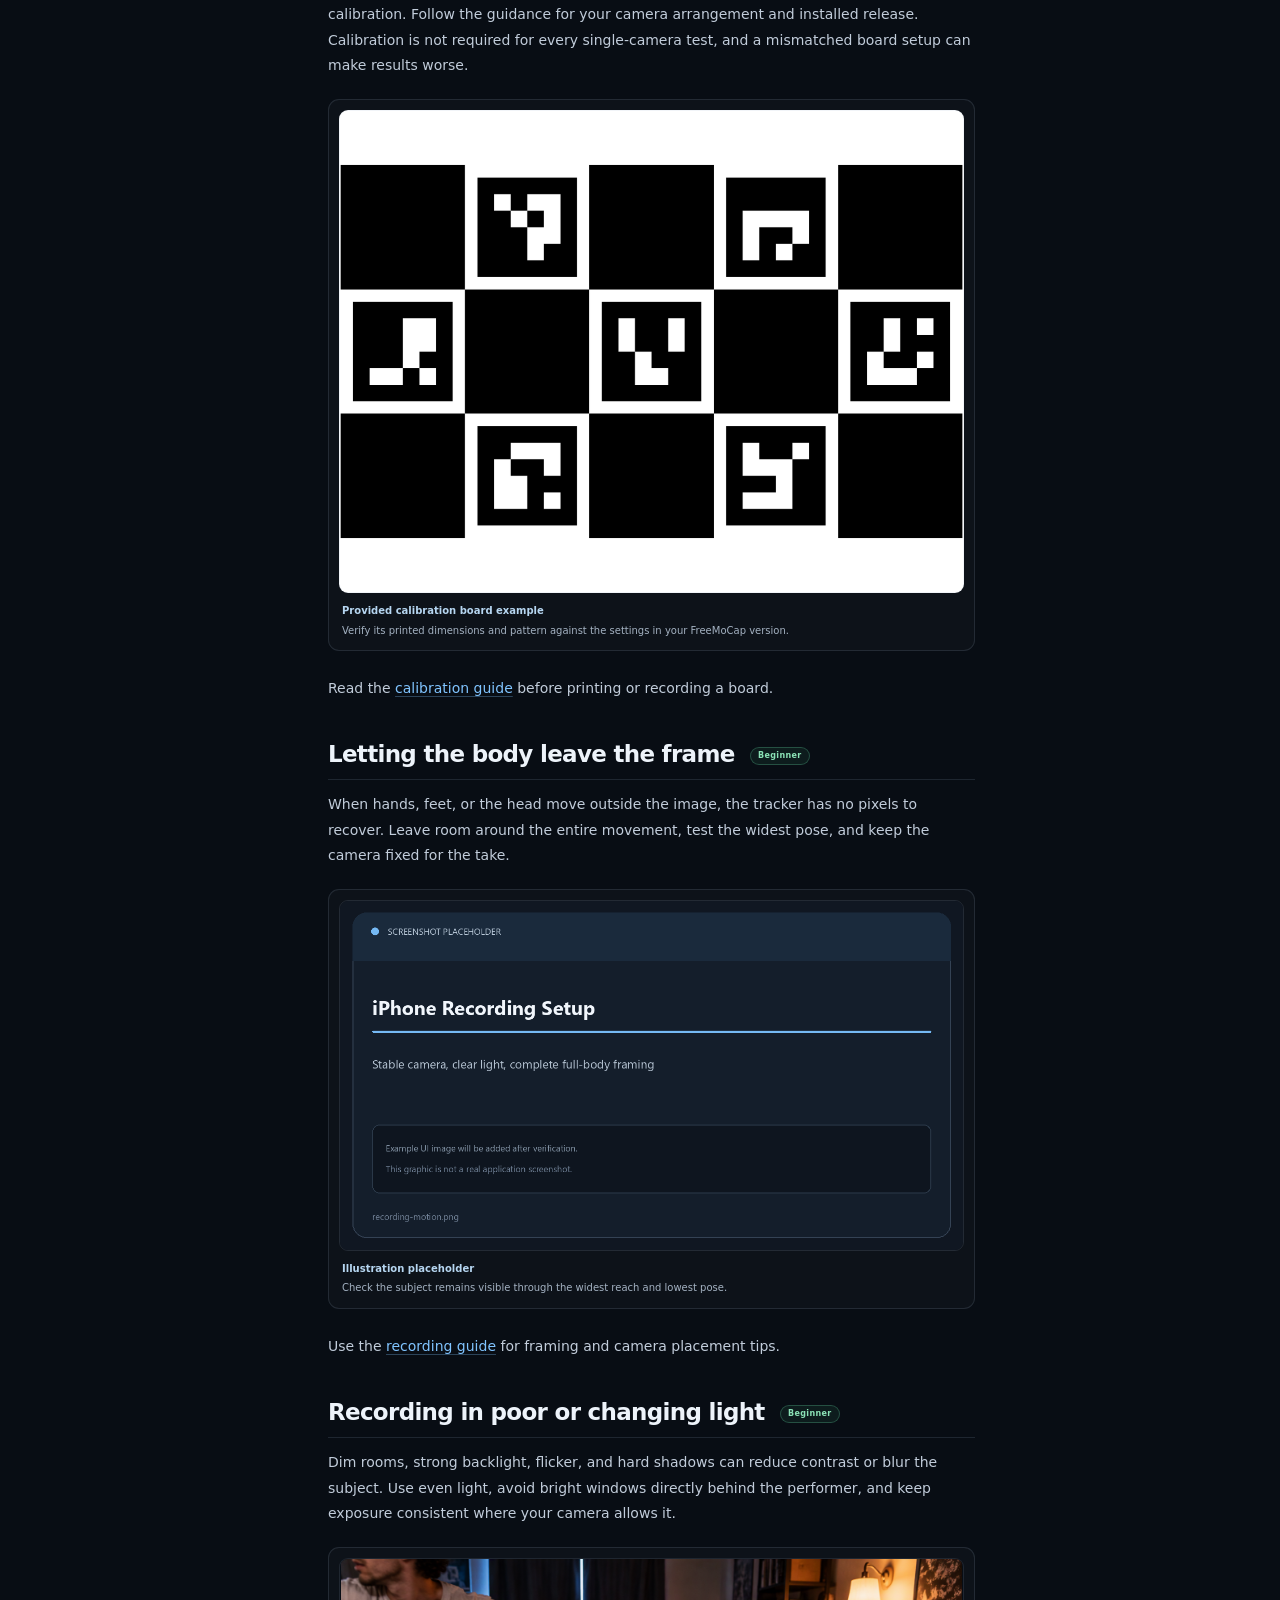
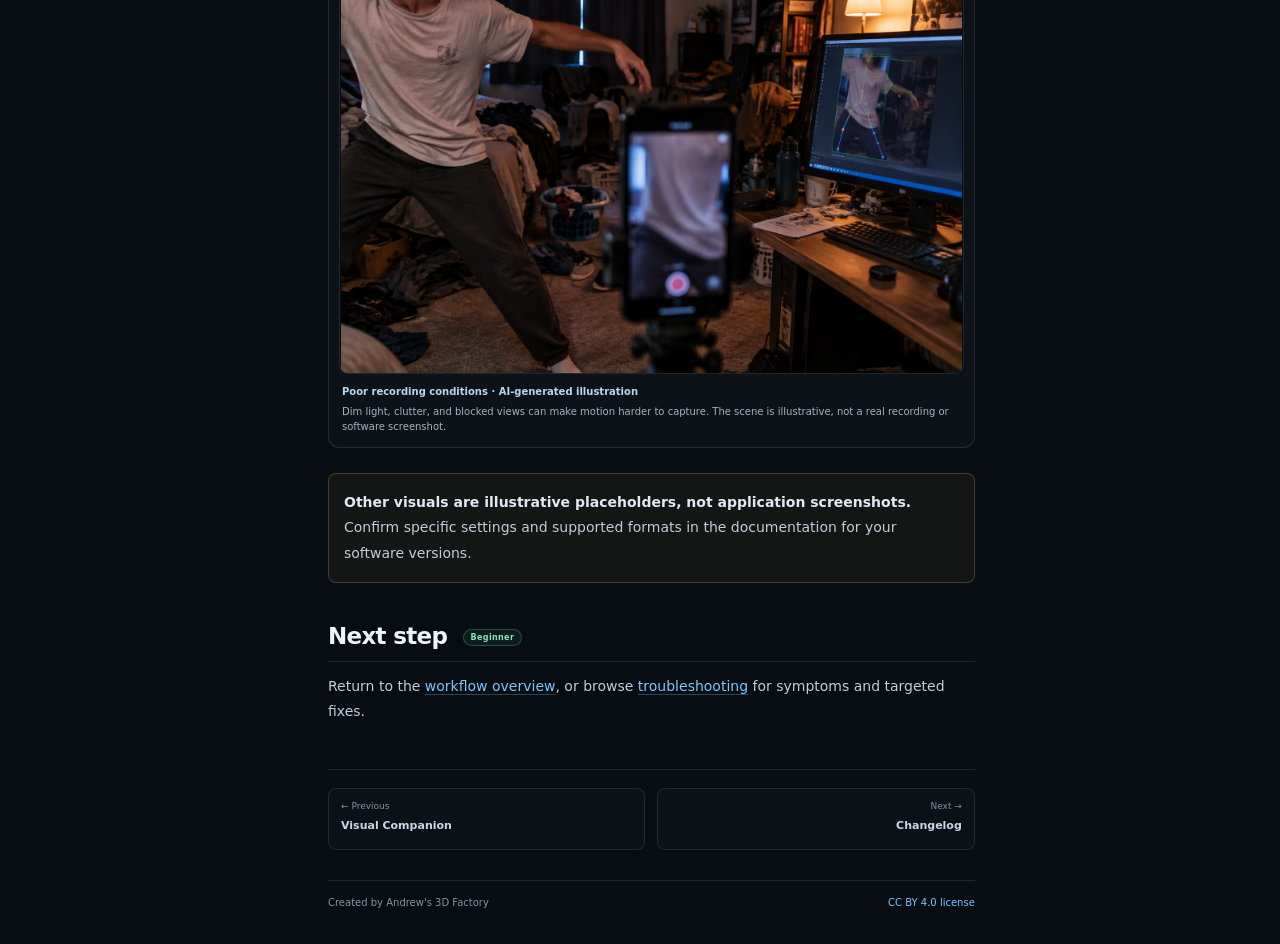
<file: docs/common-mistakes.html>
<!doctype html>
<html lang="en">
<head>
  <meta charset="utf-8"><meta name="viewport" content="width=device-width, initial-scale=1">
  <meta name="description" content="Avoid seven common recording, setup, and calibration mistakes in an iPhone-to-Blender motion capture workflow.">
  <meta name="theme-color" content="#0a0e14"><meta property="og:type" content="article">
  <meta property="og:title" content="Common Mistakes · FreeMoCap Motion Workflow"><meta property="og:description" content="Avoid seven common recording, setup, and calibration mistakes in an iPhone-to-Blender motion capture workflow.">
  <meta property="og:url" content="https://andrews3dfactory.github.io/FreeMoCap-Mixamo-Blender-Workflow/docs/common-mistakes.html">
  <meta property="og:image" content="https://andrews3dfactory.github.io/FreeMoCap-Mixamo-Blender-Workflow/assets/images/social-card.png"><meta property="og:image:secure_url" content="https://andrews3dfactory.github.io/FreeMoCap-Mixamo-Blender-Workflow/assets/images/social-card.png"><meta property="og:image:type" content="image/png"><meta property="og:image:width" content="1200"><meta property="og:image:height" content="630"><meta property="og:image:alt" content="FreeMoCap motion-capture workflow: iPhone video to animated Blender character">
  <link rel="canonical" href="https://andrews3dfactory.github.io/FreeMoCap-Mixamo-Blender-Workflow/docs/common-mistakes.html">
  <title>Common Mistakes · FreeMoCap Motion Workflow</title><link rel="icon" href="../favicon.ico" sizes="any"><link rel="icon" href="../assets/icons/favicon.svg" type="image/svg+xml">
  <link rel="stylesheet" href="../assets/css/site.css?v=14"><script src="../assets/js/site.js?v=13" defer></script>
</head>
<body data-page="common-mistakes">
  <a class="skip-link" href="#main-content">Skip to content</a><div class="reading-progress" aria-hidden="true"><span id="reading-progress-bar"></span></div>
  <header class="topbar"><button class="icon-button mobile-menu-button" type="button" aria-label="Open navigation menu" aria-expanded="false" aria-controls="site-sidebar" data-menu-toggle><svg viewBox="0 0 24 24" aria-hidden="true"><path d="M4 7h16M4 12h16M4 17h16"/></svg></button><a class="brand" href="../index.html" aria-label="FreeMoCap workflow home"><span class="brand-mark" aria-hidden="true"><span></span><span></span><span></span></span><span>Motion workflow<span class="brand-sub">FIELD GUIDE / WINDOWS</span></span></a><div class="topbar-search"><label class="sr-only" for="site-search">Search the guide</label><svg viewBox="0 0 24 24" aria-hidden="true"><circle cx="10.8" cy="10.8" r="6.8"/><path d="m16 16 4.5 4.5"/></svg><input id="site-search" type="search" placeholder="Search the guide…" autocomplete="off" aria-controls="search-results" aria-expanded="false"><kbd>Ctrl K</kbd><div class="search-results" id="search-results" role="listbox" aria-label="Guide pages"></div></div><a class="topbar-github" href="https://github.com/Andrews3dfactory/FreeMoCap-Mixamo-Blender-Workflow" target="_blank" rel="noreferrer"><span>GitHub</span><svg viewBox="0 0 24 24" aria-hidden="true"><path d="M14 4h6v6M20 4l-9 9"/><path d="M18 13v5a2 2 0 0 1-2 2H6a2 2 0 0 1-2-2V8a2 2 0 0 1 2-2h5"/></svg></a></header>
  <aside class="sidebar" id="site-sidebar" aria-label="Documentation navigation"><div class="sidebar-inner"><nav class="sidebar-nav" data-sidebar-nav></nav><div class="sidebar-rule"></div><a class="sidebar-callout" href="troubleshooting.html"><span class="callout-icon">?</span><span><strong>Need a hand?</strong><small>Browse troubleshooting</small></span><span class="callout-arrow">↗</span></a><p class="sidebar-version">A community guide · Software interfaces vary by release.</p></div></aside><div class="sidebar-scrim" data-menu-close></div>
  <main class="main-content" id="main-content" tabindex="-1"><div class="doc-layout">
    <article class="doc-article">
      <div class="breadcrumbs"><a href="../index.html">Home</a><span>/</span><span>Project resources</span><span>/</span><span>Common mistakes</span></div>
      <div class="doc-label">PROJECT RESOURCES</div><h1 class="doc-title">Common Mistakes</h1>
      <p class="doc-description">Small setup and capture choices can save a lot of rework. Use these checks when a take or import does not behave as expected.</p>
      <div class="doc-meta"><span class="doc-meta-dot"></span><span>7 checks</span><span>·</span><span>Beginner friendly</span></div>
      <div class="doc-content" data-doc-content>
        <div class="doc-note"><p><strong>Software changes between releases.</strong> Treat these as practical checks, not strict requirements for every FreeMoCap version or capture setup.</p></div>
        <h2 id="ffmpeg-not-in-path">FFmpeg is not in PATH</h2>
        <p>Installing FFmpeg does not automatically make the <code>ffmpeg</code> command available. Add the directory that contains <code>ffmpeg.exe</code> (commonly <code>C:\ffmpeg\bin</code>) to your user PATH, then close and reopen Command Prompt. Verify with <code>where ffmpeg</code>.</p>
        <figure class="doc-figure"><img class="doc-screenshot ffmpeg-screenshot" src="../assets/images/ffmpeg-path.png?v=2" alt="Windows Environment Variables editor showing C:\ffmpeg\bin in the user PATH; personal paths are redacted"><figcaption><strong>Windows user PATH example</strong><span>Add the extracted bin folder, then verify with <code>where ffmpeg</code> in a new terminal.</span></figcaption></figure>
        <p>Follow the <a href="ffmpeg-setup.html#path">FFmpeg PATH setup guide</a> if the command is still missing.</p>

        <h2 id="direct-3gp-import">Importing .3GP directly without checking support</h2>
        <p>Do not assume every installed release can read every phone recording. Try the original video first; if import fails or the app documents a required format, convert a copy to MP4 and keep the original unchanged.</p>
        <figure class="doc-figure"><img class="doc-screenshot" src="../assets/images/freemocap-import.png" alt="Illustrative placeholder for choosing a video to import"><figcaption><strong>FreeMoCap import screenshot coming soon</strong><span>Keep the original recording and use a converted copy only when needed.</span><span class="placeholder-label">Screenshot coming soon</span></figcaption></figure>
        <p>See <a href="video-conversion.html">video conversion</a> for a sample FFmpeg command and format checks.</p>

        <h2 id="low-resolution">Recording at very low resolution</h2>
        <p>Low-resolution footage can make body landmarks difficult to distinguish, especially when the subject is far from the camera. Frame the full body while keeping it large enough to see, and use the highest practical recording quality for your device and lighting.</p>
        <figure class="doc-figure"><img class="doc-screenshot" src="../assets/images/recording-motion.png" alt="Illustrative placeholder for framing a subject in a phone recording"><figcaption><strong>Illustration placeholder</strong><span>Review framing on a larger screen before processing the entire clip.</span></figcaption></figure>
        <p>There is no single resolution threshold that guarantees good tracking; clear, well-framed footage matters too.</p>

        <h2 id="low-frame-rate">Using a 10 FPS recording</h2>
        <p>A 10 FPS clip can miss fast movement and look choppy after reconstruction. Prefer a stable, higher frame rate supported by your phone and workflow—30 FPS is a practical starting point—then confirm how your installed tools interpret timestamps and frame rate.</p>
        <figure class="doc-figure"><img class="doc-screenshot" src="../assets/images/recording-motion.png" alt="Illustrative placeholder for recording motion at a consistent frame rate"><figcaption><strong>Illustration placeholder</strong><span>Check the clip’s properties; do not infer FPS from how smooth a preview looks.</span></figcaption></figure>

        <h2 id="missing-calibration">Skipping calibration when the workflow requires it</h2>
        <p>Multi-camera reconstruction or a specific world coordinate setup may depend on calibration. Follow the guidance for your camera arrangement and installed release. Calibration is not required for every single-camera test, and a mismatched board setup can make results worse.</p>
        <figure class="doc-figure"><img class="doc-screenshot calibration-board-image" src="../assets/images/calibration-board.png?v=2" alt="User-provided black-and-white ChArUco calibration board with marker patterns"><figcaption><strong>Provided calibration board example</strong><span>Verify its printed dimensions and pattern against the settings in your FreeMoCap version.</span></figcaption></figure>
        <p>Read the <a href="calibration.html">calibration guide</a> before printing or recording a board.</p>

        <h2 id="body-leaves-frame">Letting the body leave the frame</h2>
        <p>When hands, feet, or the head move outside the image, the tracker has no pixels to recover. Leave room around the entire movement, test the widest pose, and keep the camera fixed for the take.</p>
        <figure class="doc-figure"><img class="doc-screenshot" src="../assets/images/recording-motion.png" alt="Illustrative placeholder for keeping the full body in a camera frame"><figcaption><strong>Illustration placeholder</strong><span>Check the subject remains visible through the widest reach and lowest pose.</span></figcaption></figure>
        <p>Use the <a href="recording-motion.html">recording guide</a> for framing and camera placement tips.</p>

        <h2 id="bad-lighting">Recording in poor or changing light</h2>
        <p>Dim rooms, strong backlight, flicker, and hard shadows can reduce contrast or blur the subject. Use even light, avoid bright windows directly behind the performer, and keep exposure consistent where your camera allows it.</p>
        <figure class="doc-figure"><img class="doc-screenshot marketing-artwork" src="../assets/images/bad-recording-setup.png" alt="AI-generated illustration of a dim, cluttered room with a partly obscured subject and poorly positioned recording phone" loading="lazy" decoding="async"><figcaption><strong>Poor recording conditions · AI-generated illustration</strong><span>Dim light, clutter, and blocked views can make motion harder to capture. The scene is illustrative, not a real recording or software screenshot.</span></figcaption></figure>

        <div class="doc-note note-warn"><p><strong>Other visuals are illustrative placeholders, not application screenshots.</strong> Confirm specific settings and supported formats in the documentation for your software versions.</p></div>
        <h2 id="next">Next step</h2><p>Return to the <a href="../index.html">workflow overview</a>, or browse <a href="troubleshooting.html">troubleshooting</a> for symptoms and targeted fixes.</p>
      </div>
      <nav class="doc-pager" data-doc-pager aria-label="Page navigation"></nav><footer class="doc-footer"><span>Created by Andrew's 3D Factory</span><a href="../LICENSE">CC BY 4.0 license</a></footer>
    </article>
    <aside class="doc-aside" aria-label="On this page"><div class="toc-title">ON THIS PAGE</div><nav class="toc-nav" data-toc></nav></aside>
  </div></main><button class="back-to-top" type="button" aria-label="Back to top" data-back-to-top>↑</button>
</body>
</html>
</file>
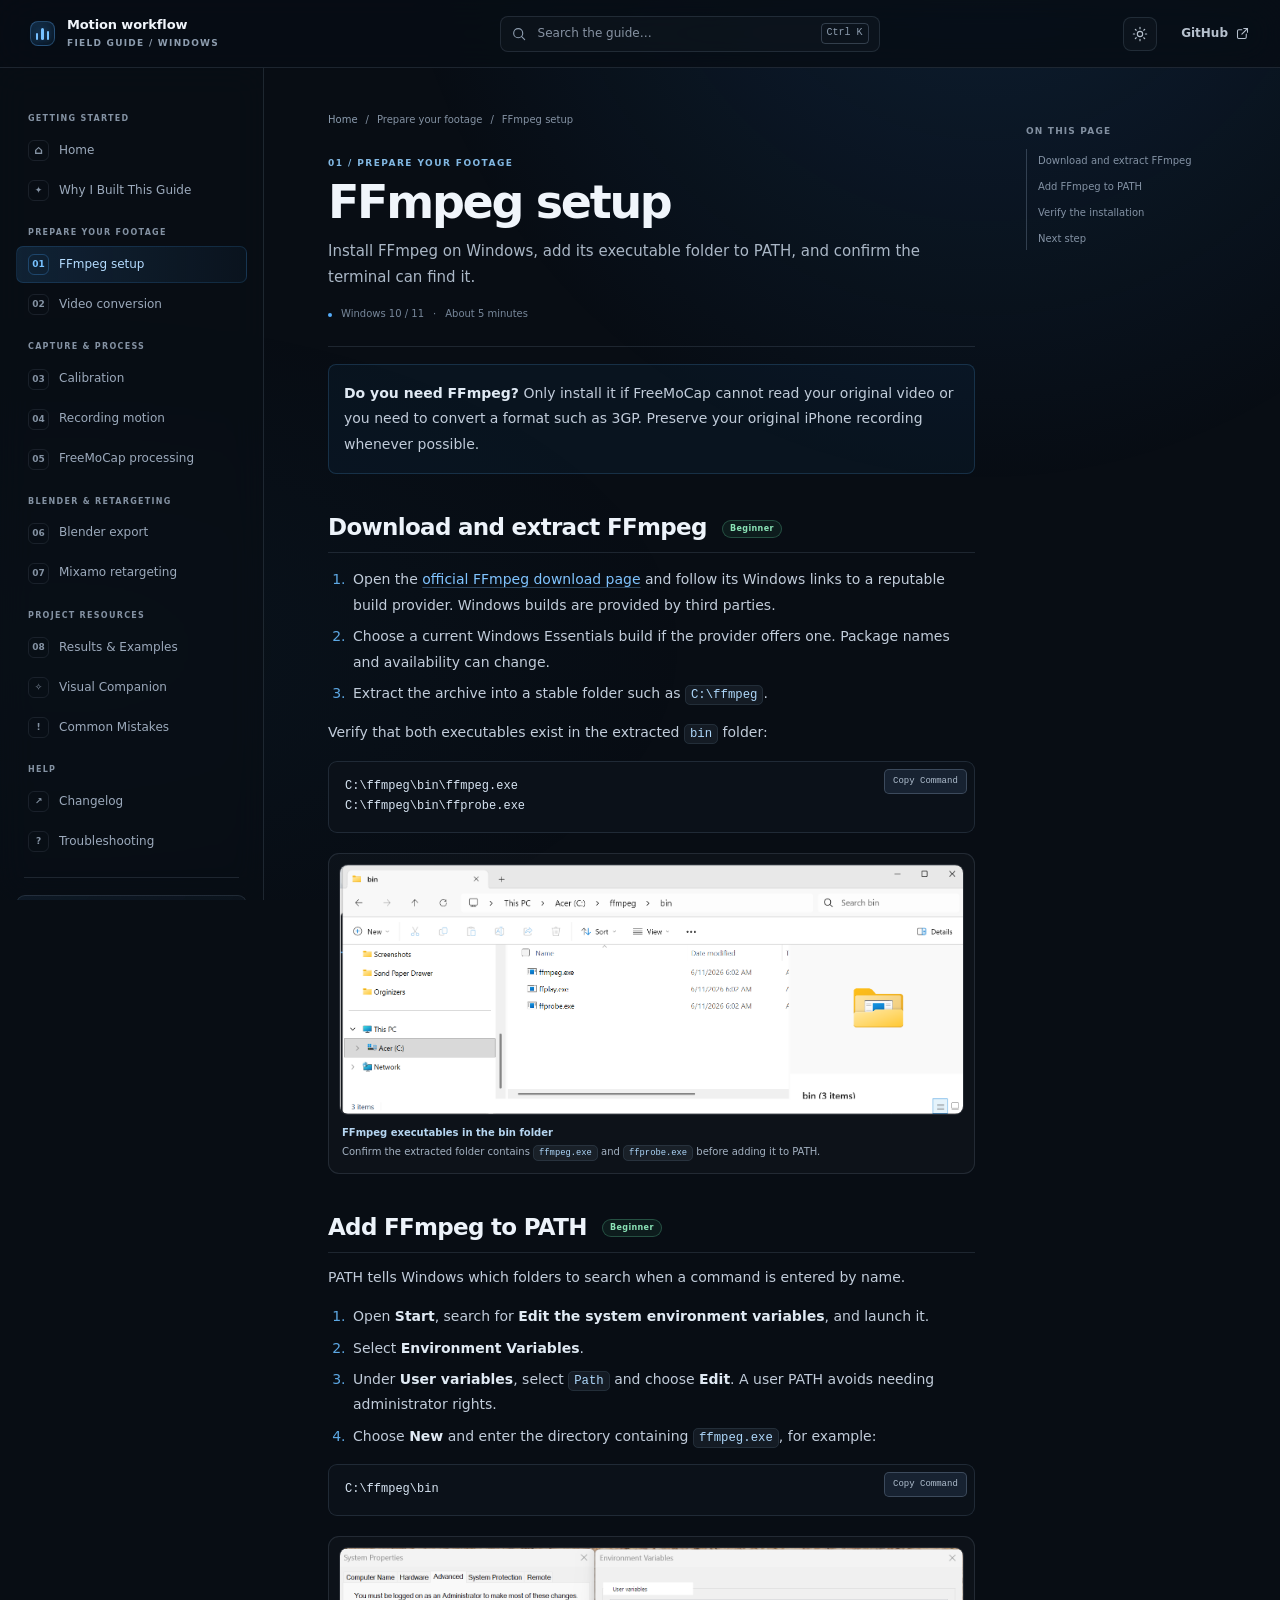
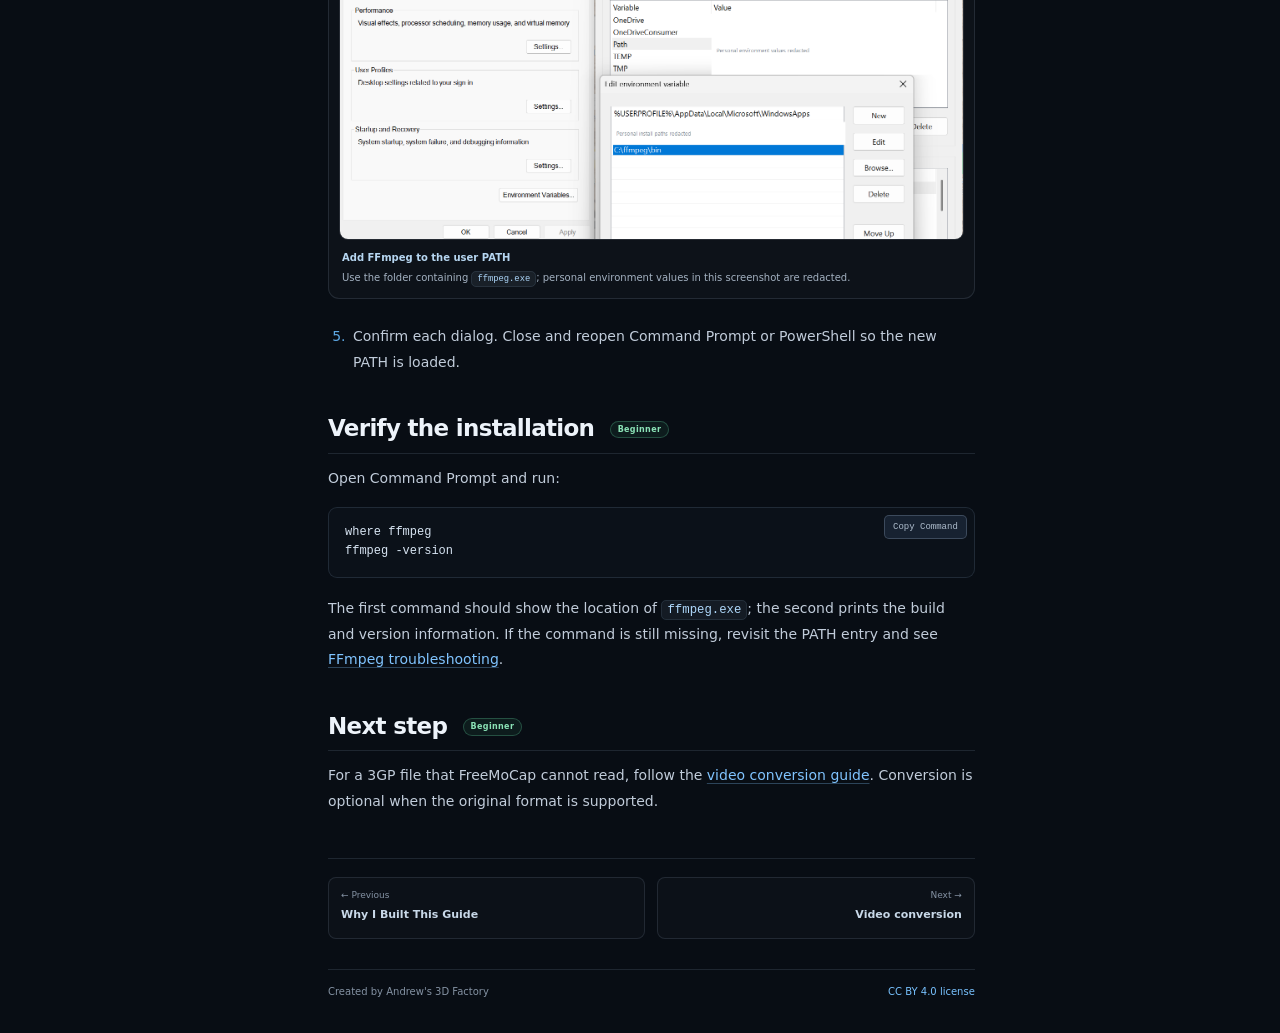
<file: docs/ffmpeg-setup.html>
<!doctype html>
<html lang="en">
<head>
  <meta charset="utf-8"><meta name="viewport" content="width=device-width, initial-scale=1">
  <meta name="description" content="Install FFmpeg on Windows, add it to PATH, and verify the command-line tools.">
  <meta name="theme-color" content="#0a0e14"><meta property="og:type" content="article">
  <meta property="og:title" content="FFmpeg Setup · FreeMoCap Motion Workflow">
  <meta property="og:description" content="Install FFmpeg on Windows, add it to PATH, and verify the command-line tools.">
  <meta property="og:url" content="https://andrews3dfactory.github.io/FreeMoCap-Mixamo-Blender-Workflow/docs/ffmpeg-setup.html">
  <meta property="og:image" content="https://andrews3dfactory.github.io/FreeMoCap-Mixamo-Blender-Workflow/assets/images/social-card.png">
  <meta property="og:image:secure_url" content="https://andrews3dfactory.github.io/FreeMoCap-Mixamo-Blender-Workflow/assets/images/social-card.png">
  <meta property="og:image:type" content="image/png"><meta property="og:image:width" content="1200"><meta property="og:image:height" content="630">
  <meta property="og:image:alt" content="FreeMoCap motion-capture workflow: iPhone video to animated Blender character">
  <link rel="canonical" href="https://andrews3dfactory.github.io/FreeMoCap-Mixamo-Blender-Workflow/docs/ffmpeg-setup.html">
  <title>FFmpeg Setup · FreeMoCap Motion Workflow</title>
  <link rel="icon" href="../favicon.ico" sizes="any"><link rel="icon" href="../assets/icons/favicon.svg" type="image/svg+xml">
  <link rel="stylesheet" href="../assets/css/site.css?v=14"><script src="../assets/js/site.js?v=13" defer></script>
</head>
<body data-page="ffmpeg-setup">
  <a class="skip-link" href="#main-content">Skip to content</a><div class="reading-progress" aria-hidden="true"><span id="reading-progress-bar"></span></div>
  <header class="topbar">
    <button class="icon-button mobile-menu-button" type="button" aria-label="Open navigation menu" aria-expanded="false" aria-controls="site-sidebar" data-menu-toggle><svg viewBox="0 0 24 24" aria-hidden="true"><path d="M4 7h16M4 12h16M4 17h16"/></svg></button>
    <a class="brand" href="../index.html" aria-label="FreeMoCap workflow home"><span class="brand-mark" aria-hidden="true"><span></span><span></span><span></span></span><span>Motion workflow<span class="brand-sub">FIELD GUIDE / WINDOWS</span></span></a>
    <div class="topbar-search"><label class="sr-only" for="site-search">Search the guide</label><svg viewBox="0 0 24 24" aria-hidden="true"><circle cx="10.8" cy="10.8" r="6.8"/><path d="m16 16 4.5 4.5"/></svg><input id="site-search" type="search" placeholder="Search the guide…" autocomplete="off" aria-controls="search-results" aria-expanded="false"><kbd>Ctrl K</kbd><div class="search-results" id="search-results" role="listbox" aria-label="Guide pages"></div></div>
    <a class="topbar-github" href="https://github.com/Andrews3dfactory/FreeMoCap-Mixamo-Blender-Workflow" target="_blank" rel="noreferrer"><span>GitHub</span><svg viewBox="0 0 24 24" aria-hidden="true"><path d="M14 4h6v6M20 4l-9 9"/><path d="M18 13v5a2 2 0 0 1-2 2H6a2 2 0 0 1-2-2V8a2 2 0 0 1 2-2h5"/></svg></a>
  </header>
  <aside class="sidebar" id="site-sidebar" aria-label="Documentation navigation"><div class="sidebar-inner"><nav class="sidebar-nav" data-sidebar-nav></nav><div class="sidebar-rule"></div><a class="sidebar-callout" href="troubleshooting.html"><span class="callout-icon">?</span><span><strong>Need a hand?</strong><small>Browse troubleshooting</small></span><span class="callout-arrow">↗</span></a><p class="sidebar-version">A community guide · Software interfaces vary by release.</p></div></aside><div class="sidebar-scrim" data-menu-close></div>
  <main class="main-content" id="main-content" tabindex="-1">
    <div class="doc-layout">
      <article class="doc-article">
        <div class="breadcrumbs"><a href="../index.html">Home</a><span>/</span><span>Prepare your footage</span><span>/</span><span>FFmpeg setup</span></div>
        <div class="doc-label">01 / PREPARE YOUR FOOTAGE</div><h1 class="doc-title">FFmpeg setup</h1>
        <p class="doc-description">Install FFmpeg on Windows, add its executable folder to PATH, and confirm the terminal can find it.</p>
        <div class="doc-meta"><span class="doc-meta-dot"></span><span>Windows 10 / 11</span><span>·</span><span>About 5 minutes</span></div>
        <div class="doc-content" data-doc-content>
          <div class="doc-note"><p><strong>Do you need FFmpeg?</strong> Only install it if FreeMoCap cannot read your original video or you need to convert a format such as 3GP. Preserve your original iPhone recording whenever possible.</p></div>
          <h2 id="download">Download and extract FFmpeg</h2>
          <ol>
            <li>Open the <a href="https://ffmpeg.org/download.html">official FFmpeg download page</a> and follow its Windows links to a reputable build provider. Windows builds are provided by third parties.</li>
            <li>Choose a current Windows Essentials build if the provider offers one. Package names and availability can change.</li>
            <li>Extract the archive into a stable folder such as <code>C:\ffmpeg</code>.</li>
          </ol>
          <p>Verify that both executables exist in the extracted <code>bin</code> folder:</p>
          <pre><code>C:\ffmpeg\bin\ffmpeg.exe
C:\ffmpeg\bin\ffprobe.exe</code></pre>
          <figure class="doc-figure"><img class="doc-screenshot ffmpeg-screenshot" src="../assets/images/ffmpeg-install.png?v=2" alt="Windows File Explorer showing ffmpeg.exe, ffplay.exe, and ffprobe.exe in the extracted FFmpeg bin folder"><figcaption><strong>FFmpeg executables in the bin folder</strong><span>Confirm the extracted folder contains <code>ffmpeg.exe</code> and <code>ffprobe.exe</code> before adding it to PATH.</span></figcaption></figure>
          <h2 id="path">Add FFmpeg to PATH</h2>
          <p>PATH tells Windows which folders to search when a command is entered by name.</p>
          <ol>
            <li>Open <strong>Start</strong>, search for <strong>Edit the system environment variables</strong>, and launch it.</li>
            <li>Select <strong>Environment Variables</strong>.</li>
            <li>Under <strong>User variables</strong>, select <code>Path</code> and choose <strong>Edit</strong>. A user PATH avoids needing administrator rights.</li>
            <li>Choose <strong>New</strong> and enter the directory containing <code>ffmpeg.exe</code>, for example:</li>
          </ol>
          <pre><code>C:\ffmpeg\bin</code></pre>
          <figure class="doc-figure"><img class="doc-screenshot ffmpeg-screenshot" src="../assets/images/ffmpeg-path.png?v=2" alt="Windows Environment Variables editor showing C:\ffmpeg\bin in the user PATH; personal paths are redacted"><figcaption><strong>Add FFmpeg to the user PATH</strong><span>Use the folder containing <code>ffmpeg.exe</code>; personal environment values in this screenshot are redacted.</span></figcaption></figure>
          <ol start="5"><li>Confirm each dialog. Close and reopen Command Prompt or PowerShell so the new PATH is loaded.</li></ol>
          <h2 id="verify">Verify the installation</h2>
          <p>Open Command Prompt and run:</p>
          <pre><code>where ffmpeg
ffmpeg -version</code></pre>
          <p>The first command should show the location of <code>ffmpeg.exe</code>; the second prints the build and version information. If the command is still missing, revisit the PATH entry and see <a href="troubleshooting.html#ffmpeg">FFmpeg troubleshooting</a>.</p>
          <h2 id="next">Next step</h2>
          <p>For a 3GP file that FreeMoCap cannot read, follow the <a href="video-conversion.html">video conversion guide</a>. Conversion is optional when the original format is supported.</p>
        </div>
        <nav class="doc-pager" data-doc-pager aria-label="Page navigation"></nav>
        <footer class="doc-footer"><span>Created by Andrew's 3D Factory</span><a href="../LICENSE">CC BY 4.0 license</a></footer>
      </article>
      <aside class="doc-aside" aria-label="On this page"><div class="toc-title">ON THIS PAGE</div><nav class="toc-nav" data-toc></nav></aside>
    </div>
  </main>
  <button class="back-to-top" type="button" aria-label="Back to top" data-back-to-top>↑</button>
</body>
</html>
</file>
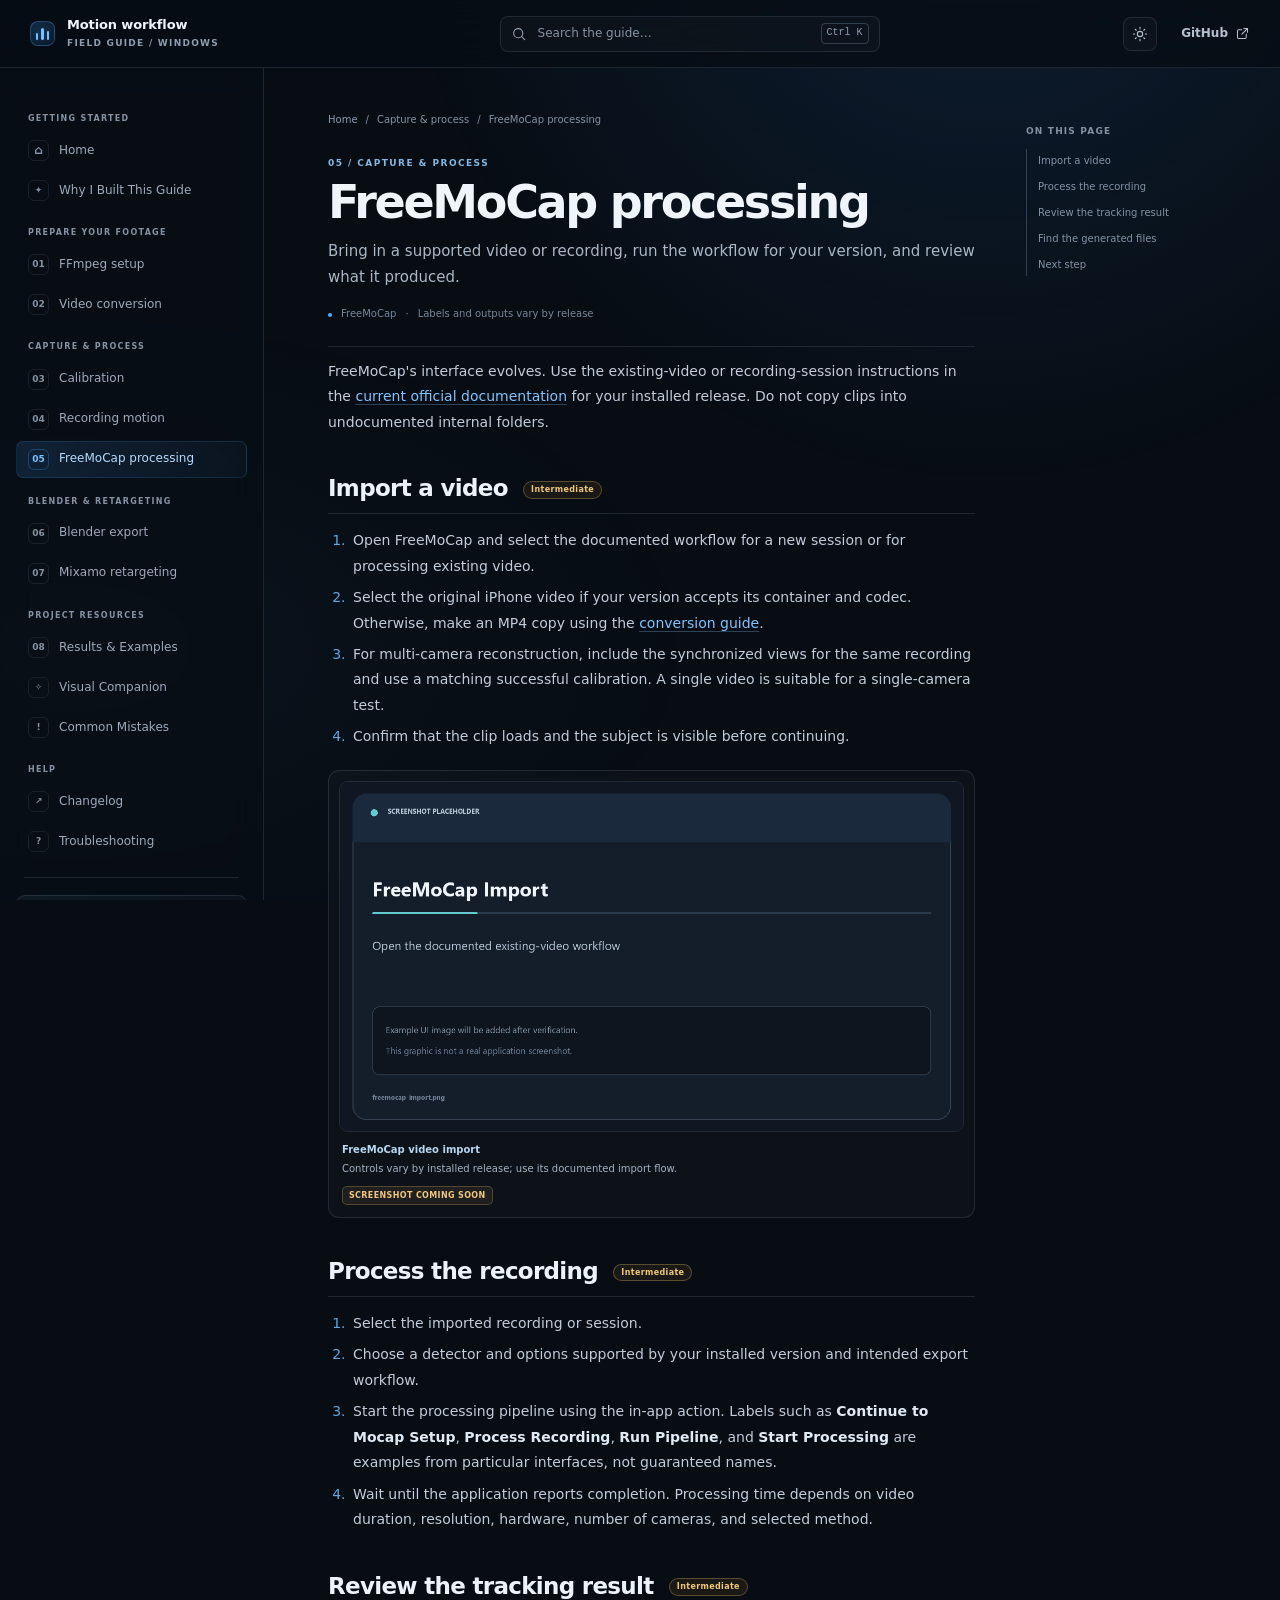
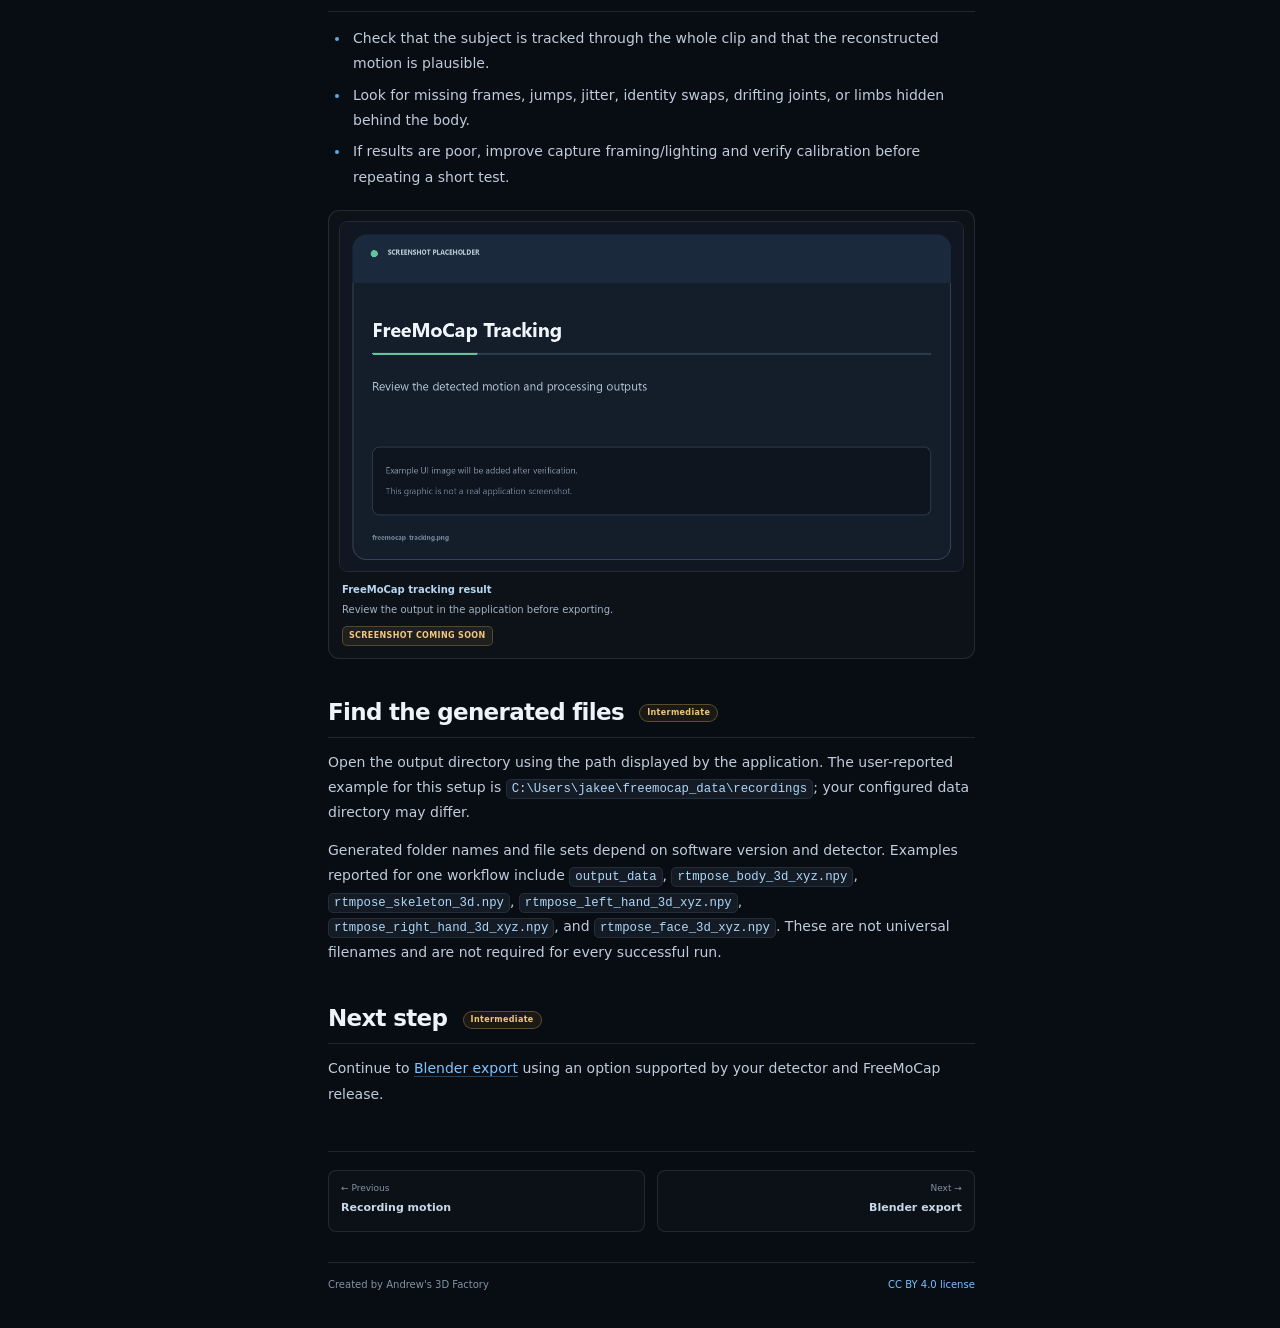
<file: docs/freemocap-processing.html>
<!doctype html>
<html lang="en">
<head>
  <meta charset="utf-8"><meta name="viewport" content="width=device-width, initial-scale=1">
  <meta name="description" content="Import video into FreeMoCap, process a recording, and review version-dependent motion tracking outputs.">
  <meta name="theme-color" content="#0a0e14"><meta property="og:type" content="article">
  <meta property="og:title" content="FreeMoCap Processing · Motion Workflow"><meta property="og:description" content="Import video into FreeMoCap, process a recording, and review version-dependent motion tracking outputs.">
  <meta property="og:url" content="https://andrews3dfactory.github.io/FreeMoCap-Mixamo-Blender-Workflow/docs/freemocap-processing.html">
  <meta property="og:image" content="https://andrews3dfactory.github.io/FreeMoCap-Mixamo-Blender-Workflow/assets/images/social-card.png">
  <meta property="og:image:secure_url" content="https://andrews3dfactory.github.io/FreeMoCap-Mixamo-Blender-Workflow/assets/images/social-card.png">
  <meta property="og:image:type" content="image/png"><meta property="og:image:width" content="1200"><meta property="og:image:height" content="630">
  <meta property="og:image:alt" content="FreeMoCap motion-capture workflow: iPhone video to animated Blender character">
  <link rel="canonical" href="https://andrews3dfactory.github.io/FreeMoCap-Mixamo-Blender-Workflow/docs/freemocap-processing.html">
  <title>FreeMoCap Processing · Motion Workflow</title><link rel="icon" href="../favicon.ico" sizes="any"><link rel="icon" href="../assets/icons/favicon.svg" type="image/svg+xml">
  <link rel="stylesheet" href="../assets/css/site.css?v=14"><script src="../assets/js/site.js?v=13" defer></script>
</head>
<body data-page="freemocap-processing">
  <a class="skip-link" href="#main-content">Skip to content</a><div class="reading-progress" aria-hidden="true"><span id="reading-progress-bar"></span></div>
  <header class="topbar"><button class="icon-button mobile-menu-button" type="button" aria-label="Open navigation menu" aria-expanded="false" aria-controls="site-sidebar" data-menu-toggle><svg viewBox="0 0 24 24" aria-hidden="true"><path d="M4 7h16M4 12h16M4 17h16"/></svg></button><a class="brand" href="../index.html" aria-label="FreeMoCap workflow home"><span class="brand-mark" aria-hidden="true"><span></span><span></span><span></span></span><span>Motion workflow<span class="brand-sub">FIELD GUIDE / WINDOWS</span></span></a><div class="topbar-search"><label class="sr-only" for="site-search">Search the guide</label><svg viewBox="0 0 24 24" aria-hidden="true"><circle cx="10.8" cy="10.8" r="6.8"/><path d="m16 16 4.5 4.5"/></svg><input id="site-search" type="search" placeholder="Search the guide…" autocomplete="off" aria-controls="search-results" aria-expanded="false"><kbd>Ctrl K</kbd><div class="search-results" id="search-results" role="listbox" aria-label="Guide pages"></div></div><a class="topbar-github" href="https://github.com/Andrews3dfactory/FreeMoCap-Mixamo-Blender-Workflow" target="_blank" rel="noreferrer"><span>GitHub</span><svg viewBox="0 0 24 24" aria-hidden="true"><path d="M14 4h6v6M20 4l-9 9"/><path d="M18 13v5a2 2 0 0 1-2 2H6a2 2 0 0 1-2-2V8a2 2 0 0 1 2-2h5"/></svg></a></header>
  <aside class="sidebar" id="site-sidebar" aria-label="Documentation navigation"><div class="sidebar-inner"><nav class="sidebar-nav" data-sidebar-nav></nav><div class="sidebar-rule"></div><a class="sidebar-callout" href="troubleshooting.html"><span class="callout-icon">?</span><span><strong>Need a hand?</strong><small>Browse troubleshooting</small></span><span class="callout-arrow">↗</span></a><p class="sidebar-version">A community guide · Software interfaces vary by release.</p></div></aside><div class="sidebar-scrim" data-menu-close></div>
  <main class="main-content" id="main-content" tabindex="-1"><div class="doc-layout">
    <article class="doc-article">
      <div class="breadcrumbs"><a href="../index.html">Home</a><span>/</span><span>Capture &amp; process</span><span>/</span><span>FreeMoCap processing</span></div>
      <div class="doc-label">05 / CAPTURE &amp; PROCESS</div><h1 class="doc-title">FreeMoCap processing</h1>
      <p class="doc-description">Bring in a supported video or recording, run the workflow for your version, and review what it produced.</p>
      <div class="doc-meta"><span class="doc-meta-dot"></span><span>FreeMoCap</span><span>·</span><span>Labels and outputs vary by release</span></div>
      <div class="doc-content" data-doc-content>
        <p>FreeMoCap's interface evolves. Use the existing-video or recording-session instructions in the <a href="https://freemocap.github.io/documentation/index_md.html">current official documentation</a> for your installed release. Do not copy clips into undocumented internal folders.</p>
        <h2 id="import">Import a video</h2>
        <ol>
          <li>Open FreeMoCap and select the documented workflow for a new session or for processing existing video.</li>
          <li>Select the original iPhone video if your version accepts its container and codec. Otherwise, make an MP4 copy using the <a href="video-conversion.html">conversion guide</a>.</li>
          <li>For multi-camera reconstruction, include the synchronized views for the same recording and use a matching successful calibration. A single video is suitable for a single-camera test.</li>
          <li>Confirm that the clip loads and the subject is visible before continuing.</li>
        </ol>
        <figure class="doc-figure"><img class="doc-screenshot" src="../assets/images/freemocap-import.png" alt="Placeholder: FreeMoCap video import"><figcaption><strong>FreeMoCap video import</strong><span>Controls vary by installed release; use its documented import flow.</span><span class="placeholder-label">Screenshot coming soon</span></figcaption></figure>
        <h2 id="process">Process the recording</h2>
        <ol>
          <li>Select the imported recording or session.</li>
          <li>Choose a detector and options supported by your installed version and intended export workflow.</li>
          <li>Start the processing pipeline using the in-app action. Labels such as <strong>Continue to Mocap Setup</strong>, <strong>Process Recording</strong>, <strong>Run Pipeline</strong>, and <strong>Start Processing</strong> are examples from particular interfaces, not guaranteed names.</li>
          <li>Wait until the application reports completion. Processing time depends on video duration, resolution, hardware, number of cameras, and selected method.</li>
        </ol>
        <h2 id="review">Review the tracking result</h2>
        <ul>
          <li>Check that the subject is tracked through the whole clip and that the reconstructed motion is plausible.</li>
          <li>Look for missing frames, jumps, jitter, identity swaps, drifting joints, or limbs hidden behind the body.</li>
          <li>If results are poor, improve capture framing/lighting and verify calibration before repeating a short test.</li>
        </ul>
        <figure class="doc-figure"><img class="doc-screenshot" src="../assets/images/freemocap-tracking.png" alt="Placeholder: FreeMoCap motion tracking result"><figcaption><strong>FreeMoCap tracking result</strong><span>Review the output in the application before exporting.</span><span class="placeholder-label">Screenshot coming soon</span></figcaption></figure>
        <h2 id="outputs">Find the generated files</h2>
        <p>Open the output directory using the path displayed by the application. The user-reported example for this setup is <code>C:\Users\jakee\freemocap_data\recordings</code>; your configured data directory may differ.</p>
        <p>Generated folder names and file sets depend on software version and detector. Examples reported for one workflow include <code>output_data</code>, <code>rtmpose_body_3d_xyz.npy</code>, <code>rtmpose_skeleton_3d.npy</code>, <code>rtmpose_left_hand_3d_xyz.npy</code>, <code>rtmpose_right_hand_3d_xyz.npy</code>, and <code>rtmpose_face_3d_xyz.npy</code>. These are not universal filenames and are not required for every successful run.</p>
        <h2 id="next">Next step</h2><p>Continue to <a href="blender-export.html">Blender export</a> using an option supported by your detector and FreeMoCap release.</p>
      </div>
      <nav class="doc-pager" data-doc-pager aria-label="Page navigation"></nav><footer class="doc-footer"><span>Created by Andrew's 3D Factory</span><a href="../LICENSE">CC BY 4.0 license</a></footer>
    </article>
    <aside class="doc-aside" aria-label="On this page"><div class="toc-title">ON THIS PAGE</div><nav class="toc-nav" data-toc></nav></aside>
  </div></main><button class="back-to-top" type="button" aria-label="Back to top" data-back-to-top>↑</button>
</body>
</html>
</file>
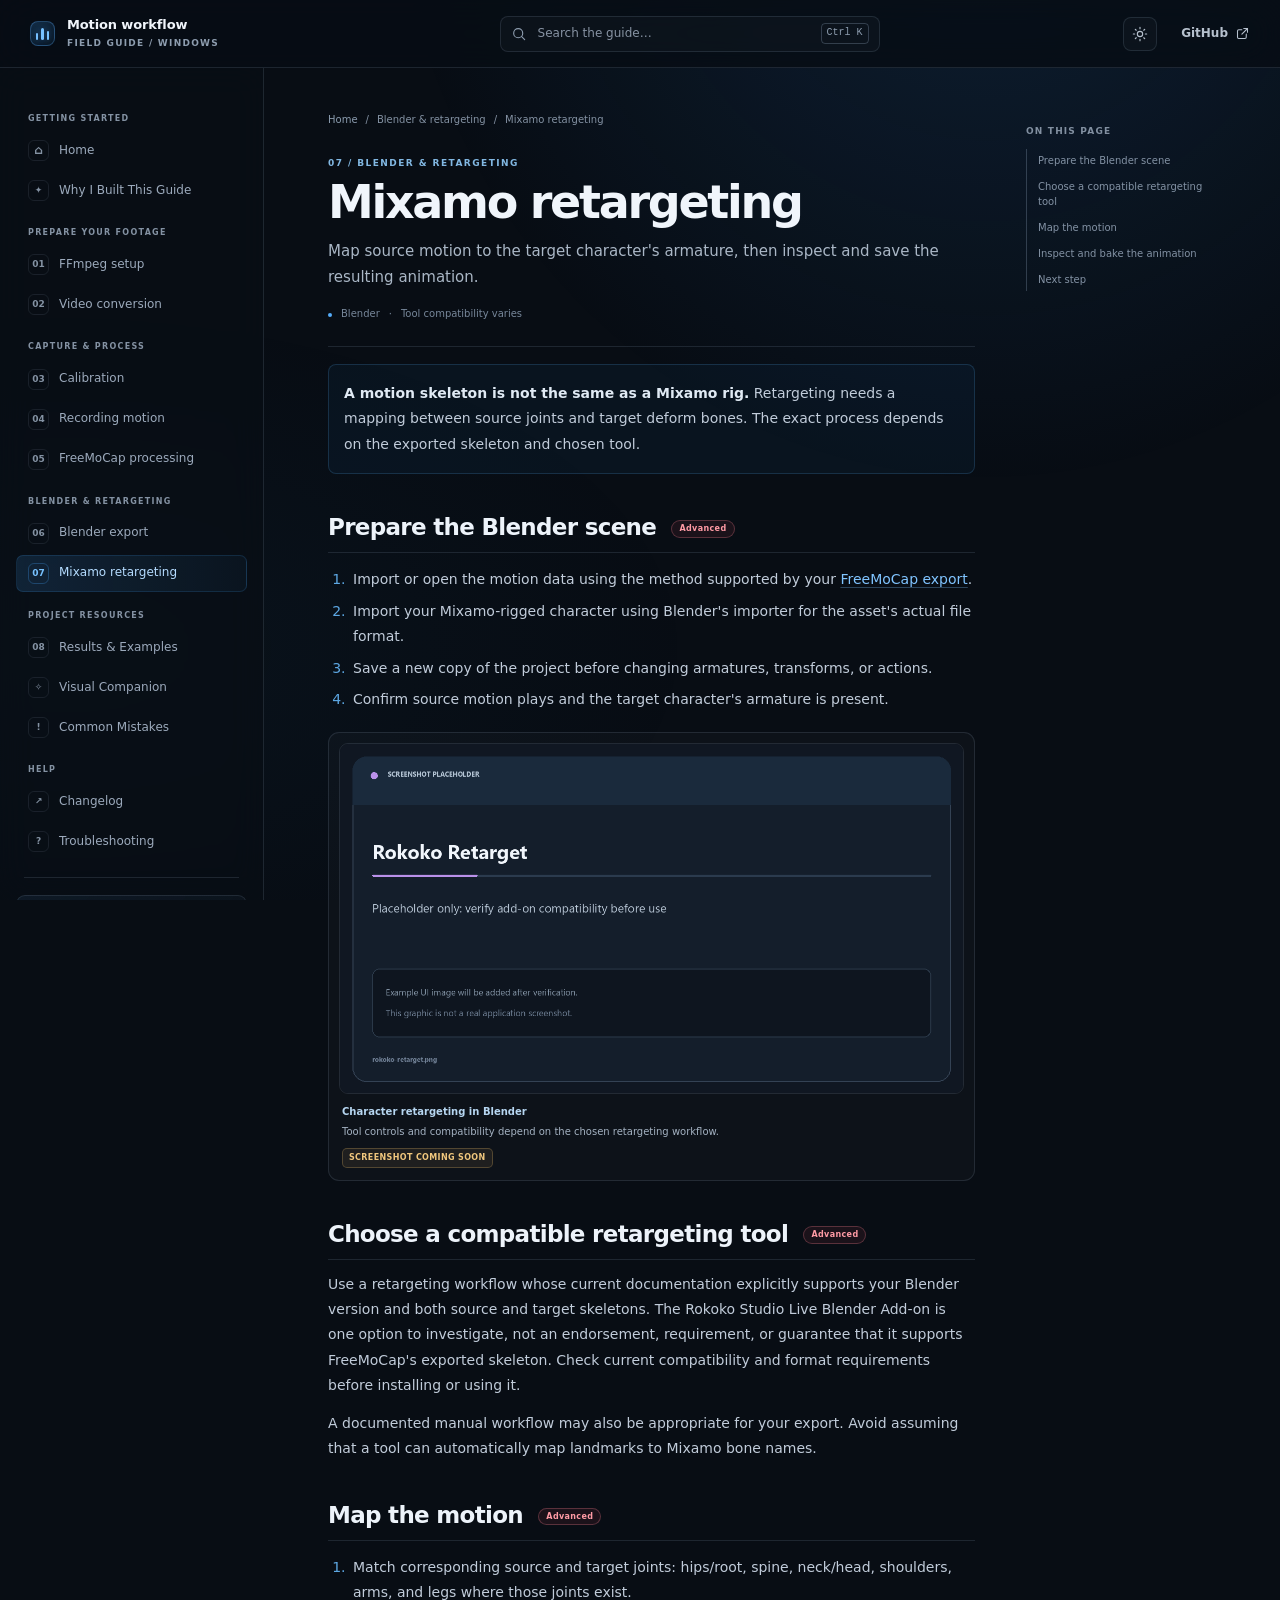
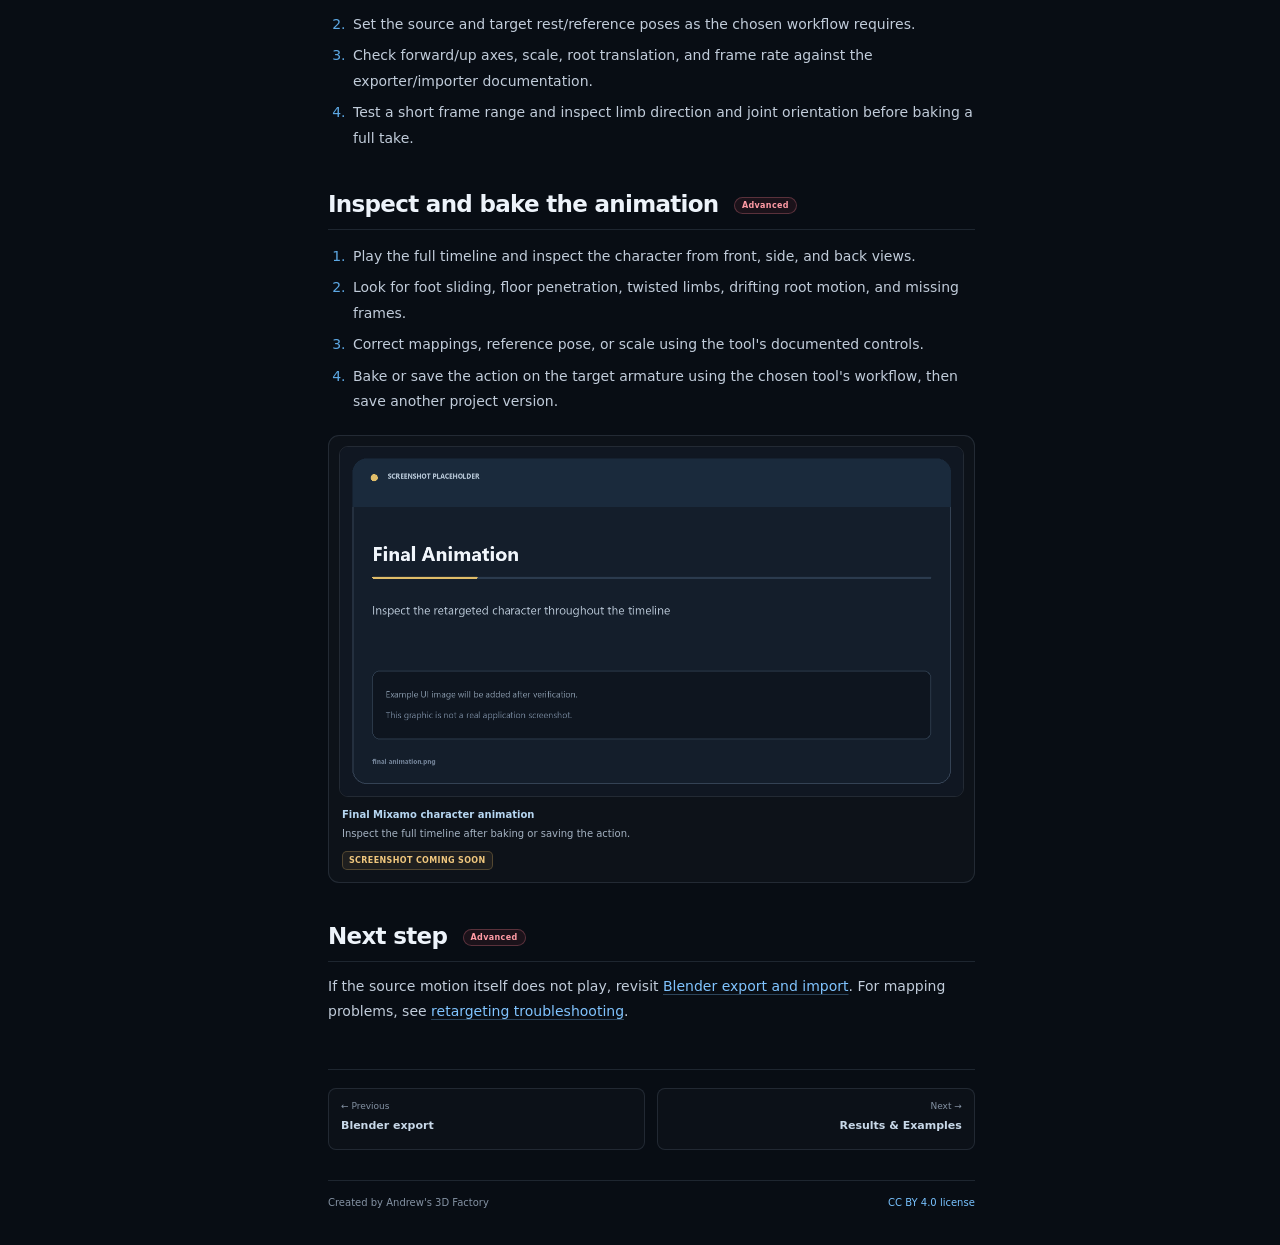
<file: docs/mixamo-retargeting.html>
<!doctype html>
<html lang="en">
<head>
  <meta charset="utf-8"><meta name="viewport" content="width=device-width, initial-scale=1">
  <meta name="description" content="Retarget FreeMoCap motion onto a Mixamo-rigged character in Blender with version-compatible tools and careful bone mapping.">
  <meta name="theme-color" content="#0a0e14"><meta property="og:type" content="article">
  <meta property="og:title" content="Mixamo Retargeting · FreeMoCap Motion Workflow"><meta property="og:description" content="Retarget FreeMoCap motion onto a Mixamo-rigged character in Blender with version-compatible tools and careful bone mapping.">
  <meta property="og:url" content="https://andrews3dfactory.github.io/FreeMoCap-Mixamo-Blender-Workflow/docs/mixamo-retargeting.html">
  <meta property="og:image" content="https://andrews3dfactory.github.io/FreeMoCap-Mixamo-Blender-Workflow/assets/images/social-card.png">
  <meta property="og:image:secure_url" content="https://andrews3dfactory.github.io/FreeMoCap-Mixamo-Blender-Workflow/assets/images/social-card.png">
  <meta property="og:image:type" content="image/png"><meta property="og:image:width" content="1200"><meta property="og:image:height" content="630">
  <meta property="og:image:alt" content="FreeMoCap motion-capture workflow: iPhone video to animated Blender character">
  <link rel="canonical" href="https://andrews3dfactory.github.io/FreeMoCap-Mixamo-Blender-Workflow/docs/mixamo-retargeting.html">
  <title>Mixamo Retargeting · FreeMoCap Motion Workflow</title><link rel="icon" href="../favicon.ico" sizes="any"><link rel="icon" href="../assets/icons/favicon.svg" type="image/svg+xml">
  <link rel="stylesheet" href="../assets/css/site.css?v=14"><script src="../assets/js/site.js?v=13" defer></script>
</head>
<body data-page="mixamo-retargeting">
  <a class="skip-link" href="#main-content">Skip to content</a><div class="reading-progress" aria-hidden="true"><span id="reading-progress-bar"></span></div>
  <header class="topbar"><button class="icon-button mobile-menu-button" type="button" aria-label="Open navigation menu" aria-expanded="false" aria-controls="site-sidebar" data-menu-toggle><svg viewBox="0 0 24 24" aria-hidden="true"><path d="M4 7h16M4 12h16M4 17h16"/></svg></button><a class="brand" href="../index.html" aria-label="FreeMoCap workflow home"><span class="brand-mark" aria-hidden="true"><span></span><span></span><span></span></span><span>Motion workflow<span class="brand-sub">FIELD GUIDE / WINDOWS</span></span></a><div class="topbar-search"><label class="sr-only" for="site-search">Search the guide</label><svg viewBox="0 0 24 24" aria-hidden="true"><circle cx="10.8" cy="10.8" r="6.8"/><path d="m16 16 4.5 4.5"/></svg><input id="site-search" type="search" placeholder="Search the guide…" autocomplete="off" aria-controls="search-results" aria-expanded="false"><kbd>Ctrl K</kbd><div class="search-results" id="search-results" role="listbox" aria-label="Guide pages"></div></div><a class="topbar-github" href="https://github.com/Andrews3dfactory/FreeMoCap-Mixamo-Blender-Workflow" target="_blank" rel="noreferrer"><span>GitHub</span><svg viewBox="0 0 24 24" aria-hidden="true"><path d="M14 4h6v6M20 4l-9 9"/><path d="M18 13v5a2 2 0 0 1-2 2H6a2 2 0 0 1-2-2V8a2 2 0 0 1 2-2h5"/></svg></a></header>
  <aside class="sidebar" id="site-sidebar" aria-label="Documentation navigation"><div class="sidebar-inner"><nav class="sidebar-nav" data-sidebar-nav></nav><div class="sidebar-rule"></div><a class="sidebar-callout" href="troubleshooting.html"><span class="callout-icon">?</span><span><strong>Need a hand?</strong><small>Browse troubleshooting</small></span><span class="callout-arrow">↗</span></a><p class="sidebar-version">A community guide · Software interfaces vary by release.</p></div></aside><div class="sidebar-scrim" data-menu-close></div>
  <main class="main-content" id="main-content" tabindex="-1"><div class="doc-layout">
    <article class="doc-article">
      <div class="breadcrumbs"><a href="../index.html">Home</a><span>/</span><span>Blender &amp; retargeting</span><span>/</span><span>Mixamo retargeting</span></div>
      <div class="doc-label">07 / BLENDER &amp; RETARGETING</div><h1 class="doc-title">Mixamo retargeting</h1>
      <p class="doc-description">Map source motion to the target character's armature, then inspect and save the resulting animation.</p>
      <div class="doc-meta"><span class="doc-meta-dot"></span><span>Blender</span><span>·</span><span>Tool compatibility varies</span></div>
      <div class="doc-content" data-doc-content>
        <div class="doc-note"><p><strong>A motion skeleton is not the same as a Mixamo rig.</strong> Retargeting needs a mapping between source joints and target deform bones. The exact process depends on the exported skeleton and chosen tool.</p></div>
        <h2 id="prepare">Prepare the Blender scene</h2>
        <ol>
          <li>Import or open the motion data using the method supported by your <a href="blender-export.html">FreeMoCap export</a>.</li>
          <li>Import your Mixamo-rigged character using Blender's importer for the asset's actual file format.</li>
          <li>Save a new copy of the project before changing armatures, transforms, or actions.</li>
          <li>Confirm source motion plays and the target character's armature is present.</li>
        </ol>
        <figure class="doc-figure"><img class="doc-screenshot" src="../assets/images/rokoko-retarget.png" alt="Placeholder: retargeting workflow in Blender"><figcaption><strong>Character retargeting in Blender</strong><span>Tool controls and compatibility depend on the chosen retargeting workflow.</span><span class="placeholder-label">Screenshot coming soon</span></figcaption></figure>
        <h2 id="choose-tool">Choose a compatible retargeting tool</h2>
        <p>Use a retargeting workflow whose current documentation explicitly supports your Blender version and both source and target skeletons. The Rokoko Studio Live Blender Add-on is one option to investigate, not an endorsement, requirement, or guarantee that it supports FreeMoCap's exported skeleton. Check current compatibility and format requirements before installing or using it.</p>
        <p>A documented manual workflow may also be appropriate for your export. Avoid assuming that a tool can automatically map landmarks to Mixamo bone names.</p>
        <h2 id="map">Map the motion</h2>
        <ol>
          <li>Match corresponding source and target joints: hips/root, spine, neck/head, shoulders, arms, and legs where those joints exist.</li>
          <li>Set the source and target rest/reference poses as the chosen workflow requires.</li>
          <li>Check forward/up axes, scale, root translation, and frame rate against the exporter/importer documentation.</li>
          <li>Test a short frame range and inspect limb direction and joint orientation before baking a full take.</li>
        </ol>
        <h2 id="inspect">Inspect and bake the animation</h2>
        <ol>
          <li>Play the full timeline and inspect the character from front, side, and back views.</li>
          <li>Look for foot sliding, floor penetration, twisted limbs, drifting root motion, and missing frames.</li>
          <li>Correct mappings, reference pose, or scale using the tool's documented controls.</li>
          <li>Bake or save the action on the target armature using the chosen tool's workflow, then save another project version.</li>
        </ol>
        <figure class="doc-figure"><img class="doc-screenshot" src="../assets/images/final-animation.png" alt="Placeholder: final animated Mixamo character"><figcaption><strong>Final Mixamo character animation</strong><span>Inspect the full timeline after baking or saving the action.</span><span class="placeholder-label">Screenshot coming soon</span></figcaption></figure>
        <h2 id="next">Next step</h2><p>If the source motion itself does not play, revisit <a href="blender-export.html">Blender export and import</a>. For mapping problems, see <a href="troubleshooting.html#retargeting">retargeting troubleshooting</a>.</p>
      </div>
      <nav class="doc-pager" data-doc-pager aria-label="Page navigation"></nav><footer class="doc-footer"><span>Created by Andrew's 3D Factory</span><a href="../LICENSE">CC BY 4.0 license</a></footer>
    </article>
    <aside class="doc-aside" aria-label="On this page"><div class="toc-title">ON THIS PAGE</div><nav class="toc-nav" data-toc></nav></aside>
  </div></main><button class="back-to-top" type="button" aria-label="Back to top" data-back-to-top>↑</button>
</body>
</html>
</file>
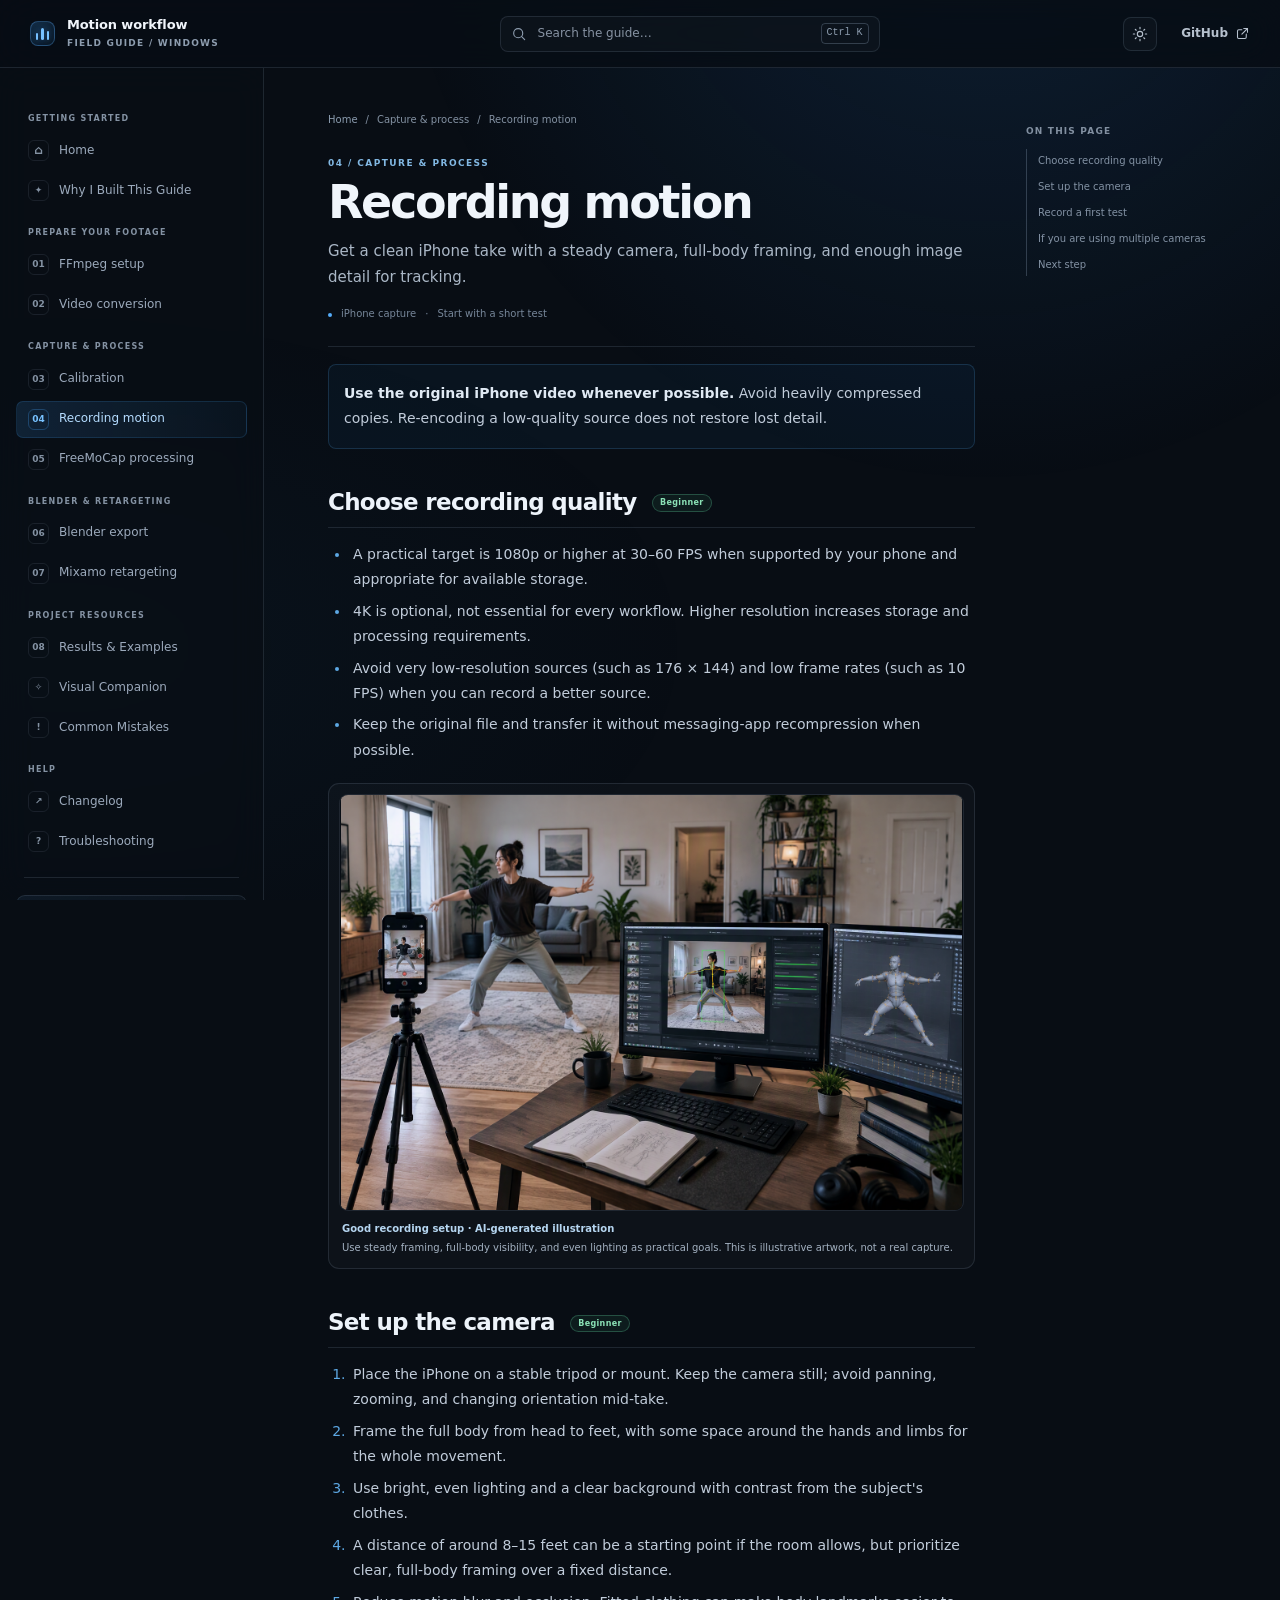
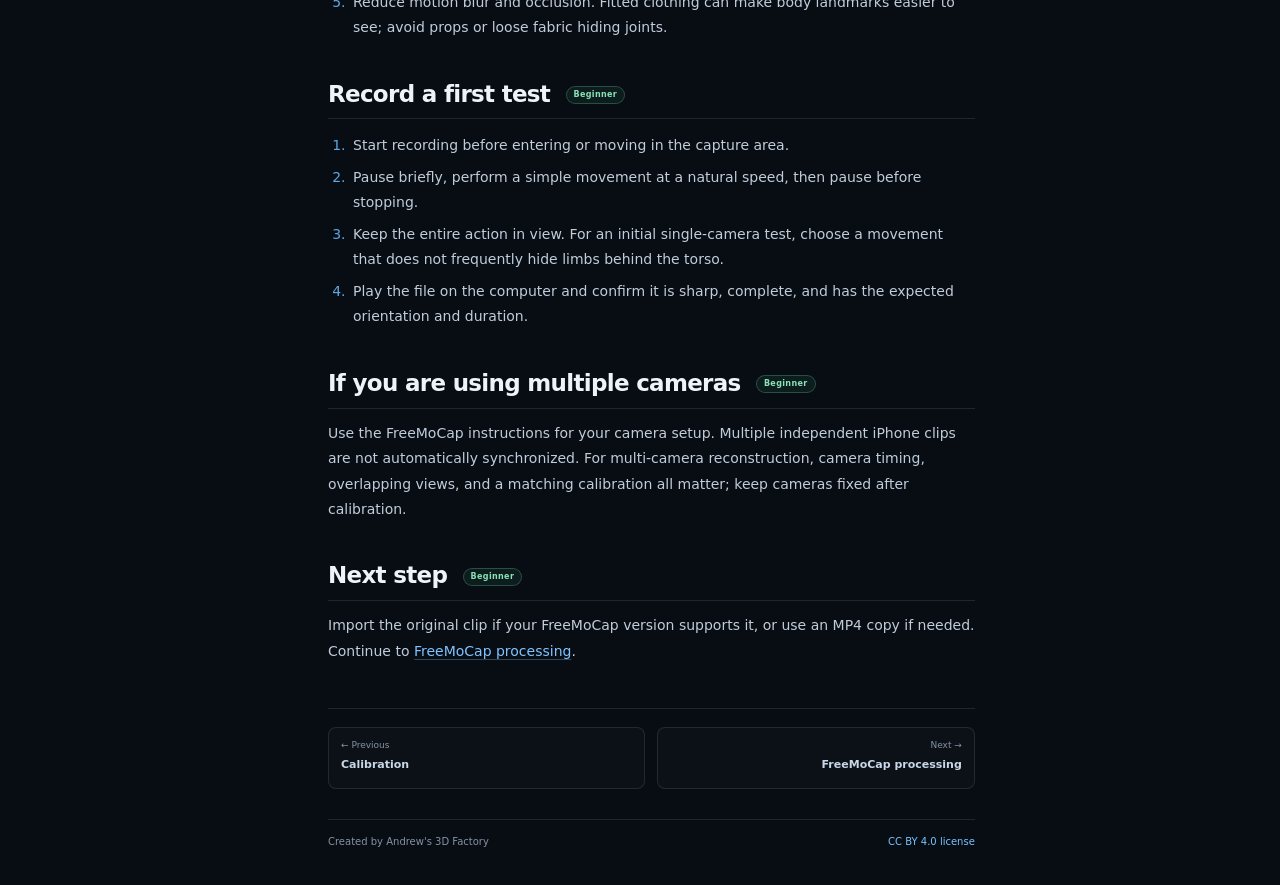
<file: docs/recording-motion.html>
<!doctype html>
<html lang="en">
<head>
  <meta charset="utf-8"><meta name="viewport" content="width=device-width, initial-scale=1">
  <meta name="description" content="Record clear iPhone motion capture footage with full-body framing, steady video, good light, and minimal compression.">
  <meta name="theme-color" content="#0a0e14"><meta property="og:type" content="article">
  <meta property="og:title" content="Recording Motion · FreeMoCap Motion Workflow"><meta property="og:description" content="Record clear iPhone motion capture footage with full-body framing, steady video, good light, and minimal compression.">
  <meta property="og:url" content="https://andrews3dfactory.github.io/FreeMoCap-Mixamo-Blender-Workflow/docs/recording-motion.html">
  <meta property="og:image" content="https://andrews3dfactory.github.io/FreeMoCap-Mixamo-Blender-Workflow/assets/images/social-card.png">
  <meta property="og:image:secure_url" content="https://andrews3dfactory.github.io/FreeMoCap-Mixamo-Blender-Workflow/assets/images/social-card.png">
  <meta property="og:image:type" content="image/png"><meta property="og:image:width" content="1200"><meta property="og:image:height" content="630">
  <meta property="og:image:alt" content="FreeMoCap motion-capture workflow: iPhone video to animated Blender character">
  <link rel="canonical" href="https://andrews3dfactory.github.io/FreeMoCap-Mixamo-Blender-Workflow/docs/recording-motion.html">
  <title>Recording Motion · FreeMoCap Motion Workflow</title><link rel="icon" href="../favicon.ico" sizes="any"><link rel="icon" href="../assets/icons/favicon.svg" type="image/svg+xml">
  <link rel="stylesheet" href="../assets/css/site.css?v=14"><script src="../assets/js/site.js?v=13" defer></script>
</head>
<body data-page="recording-motion">
  <a class="skip-link" href="#main-content">Skip to content</a><div class="reading-progress" aria-hidden="true"><span id="reading-progress-bar"></span></div>
  <header class="topbar"><button class="icon-button mobile-menu-button" type="button" aria-label="Open navigation menu" aria-expanded="false" aria-controls="site-sidebar" data-menu-toggle><svg viewBox="0 0 24 24" aria-hidden="true"><path d="M4 7h16M4 12h16M4 17h16"/></svg></button><a class="brand" href="../index.html" aria-label="FreeMoCap workflow home"><span class="brand-mark" aria-hidden="true"><span></span><span></span><span></span></span><span>Motion workflow<span class="brand-sub">FIELD GUIDE / WINDOWS</span></span></a><div class="topbar-search"><label class="sr-only" for="site-search">Search the guide</label><svg viewBox="0 0 24 24" aria-hidden="true"><circle cx="10.8" cy="10.8" r="6.8"/><path d="m16 16 4.5 4.5"/></svg><input id="site-search" type="search" placeholder="Search the guide…" autocomplete="off" aria-controls="search-results" aria-expanded="false"><kbd>Ctrl K</kbd><div class="search-results" id="search-results" role="listbox" aria-label="Guide pages"></div></div><a class="topbar-github" href="https://github.com/Andrews3dfactory/FreeMoCap-Mixamo-Blender-Workflow" target="_blank" rel="noreferrer"><span>GitHub</span><svg viewBox="0 0 24 24" aria-hidden="true"><path d="M14 4h6v6M20 4l-9 9"/><path d="M18 13v5a2 2 0 0 1-2 2H6a2 2 0 0 1-2-2V8a2 2 0 0 1 2-2h5"/></svg></a></header>
  <aside class="sidebar" id="site-sidebar" aria-label="Documentation navigation"><div class="sidebar-inner"><nav class="sidebar-nav" data-sidebar-nav></nav><div class="sidebar-rule"></div><a class="sidebar-callout" href="troubleshooting.html"><span class="callout-icon">?</span><span><strong>Need a hand?</strong><small>Browse troubleshooting</small></span><span class="callout-arrow">↗</span></a><p class="sidebar-version">A community guide · Software interfaces vary by release.</p></div></aside><div class="sidebar-scrim" data-menu-close></div>
  <main class="main-content" id="main-content" tabindex="-1"><div class="doc-layout">
    <article class="doc-article">
      <div class="breadcrumbs"><a href="../index.html">Home</a><span>/</span><span>Capture &amp; process</span><span>/</span><span>Recording motion</span></div>
      <div class="doc-label">04 / CAPTURE &amp; PROCESS</div><h1 class="doc-title">Recording motion</h1>
      <p class="doc-description">Get a clean iPhone take with a steady camera, full-body framing, and enough image detail for tracking.</p>
      <div class="doc-meta"><span class="doc-meta-dot"></span><span>iPhone capture</span><span>·</span><span>Start with a short test</span></div>
      <div class="doc-content" data-doc-content>
        <div class="doc-note"><p><strong>Use the original iPhone video whenever possible.</strong> Avoid heavily compressed copies. Re-encoding a low-quality source does not restore lost detail.</p></div>
        <h2 id="quality">Choose recording quality</h2>
        <ul>
          <li>A practical target is 1080p or higher at 30–60 FPS when supported by your phone and appropriate for available storage.</li>
          <li>4K is optional, not essential for every workflow. Higher resolution increases storage and processing requirements.</li>
          <li>Avoid very low-resolution sources (such as 176 × 144) and low frame rates (such as 10 FPS) when you can record a better source.</li>
          <li>Keep the original file and transfer it without messaging-app recompression when possible.</li>
        </ul>
        <figure class="doc-figure"><img class="doc-screenshot marketing-artwork" src="../assets/images/good-recording-setup.png" alt="AI-generated illustration of a stable phone on a tripod capturing a fully visible subject in a bright room" loading="lazy" decoding="async"><figcaption><strong>Good recording setup · AI-generated illustration</strong><span>Use steady framing, full-body visibility, and even lighting as practical goals. This is illustrative artwork, not a real capture.</span></figcaption></figure>
        <h2 id="camera">Set up the camera</h2>
        <ol>
          <li>Place the iPhone on a stable tripod or mount. Keep the camera still; avoid panning, zooming, and changing orientation mid-take.</li>
          <li>Frame the full body from head to feet, with some space around the hands and limbs for the whole movement.</li>
          <li>Use bright, even lighting and a clear background with contrast from the subject's clothes.</li>
          <li>A distance of around 8–15 feet can be a starting point if the room allows, but prioritize clear, full-body framing over a fixed distance.</li>
          <li>Reduce motion blur and occlusion. Fitted clothing can make body landmarks easier to see; avoid props or loose fabric hiding joints.</li>
        </ol>
        <h2 id="take">Record a first test</h2>
        <ol>
          <li>Start recording before entering or moving in the capture area.</li>
          <li>Pause briefly, perform a simple movement at a natural speed, then pause before stopping.</li>
          <li>Keep the entire action in view. For an initial single-camera test, choose a movement that does not frequently hide limbs behind the torso.</li>
          <li>Play the file on the computer and confirm it is sharp, complete, and has the expected orientation and duration.</li>
        </ol>
        <h2 id="multi-camera">If you are using multiple cameras</h2>
        <p>Use the FreeMoCap instructions for your camera setup. Multiple independent iPhone clips are not automatically synchronized. For multi-camera reconstruction, camera timing, overlapping views, and a matching calibration all matter; keep cameras fixed after calibration.</p>
        <h2 id="next">Next step</h2><p>Import the original clip if your FreeMoCap version supports it, or use an MP4 copy if needed. Continue to <a href="freemocap-processing.html">FreeMoCap processing</a>.</p>
      </div>
      <nav class="doc-pager" data-doc-pager aria-label="Page navigation"></nav><footer class="doc-footer"><span>Created by Andrew's 3D Factory</span><a href="../LICENSE">CC BY 4.0 license</a></footer>
    </article>
    <aside class="doc-aside" aria-label="On this page"><div class="toc-title">ON THIS PAGE</div><nav class="toc-nav" data-toc></nav></aside>
  </div></main><button class="back-to-top" type="button" aria-label="Back to top" data-back-to-top>↑</button>
</body>
</html>
</file>
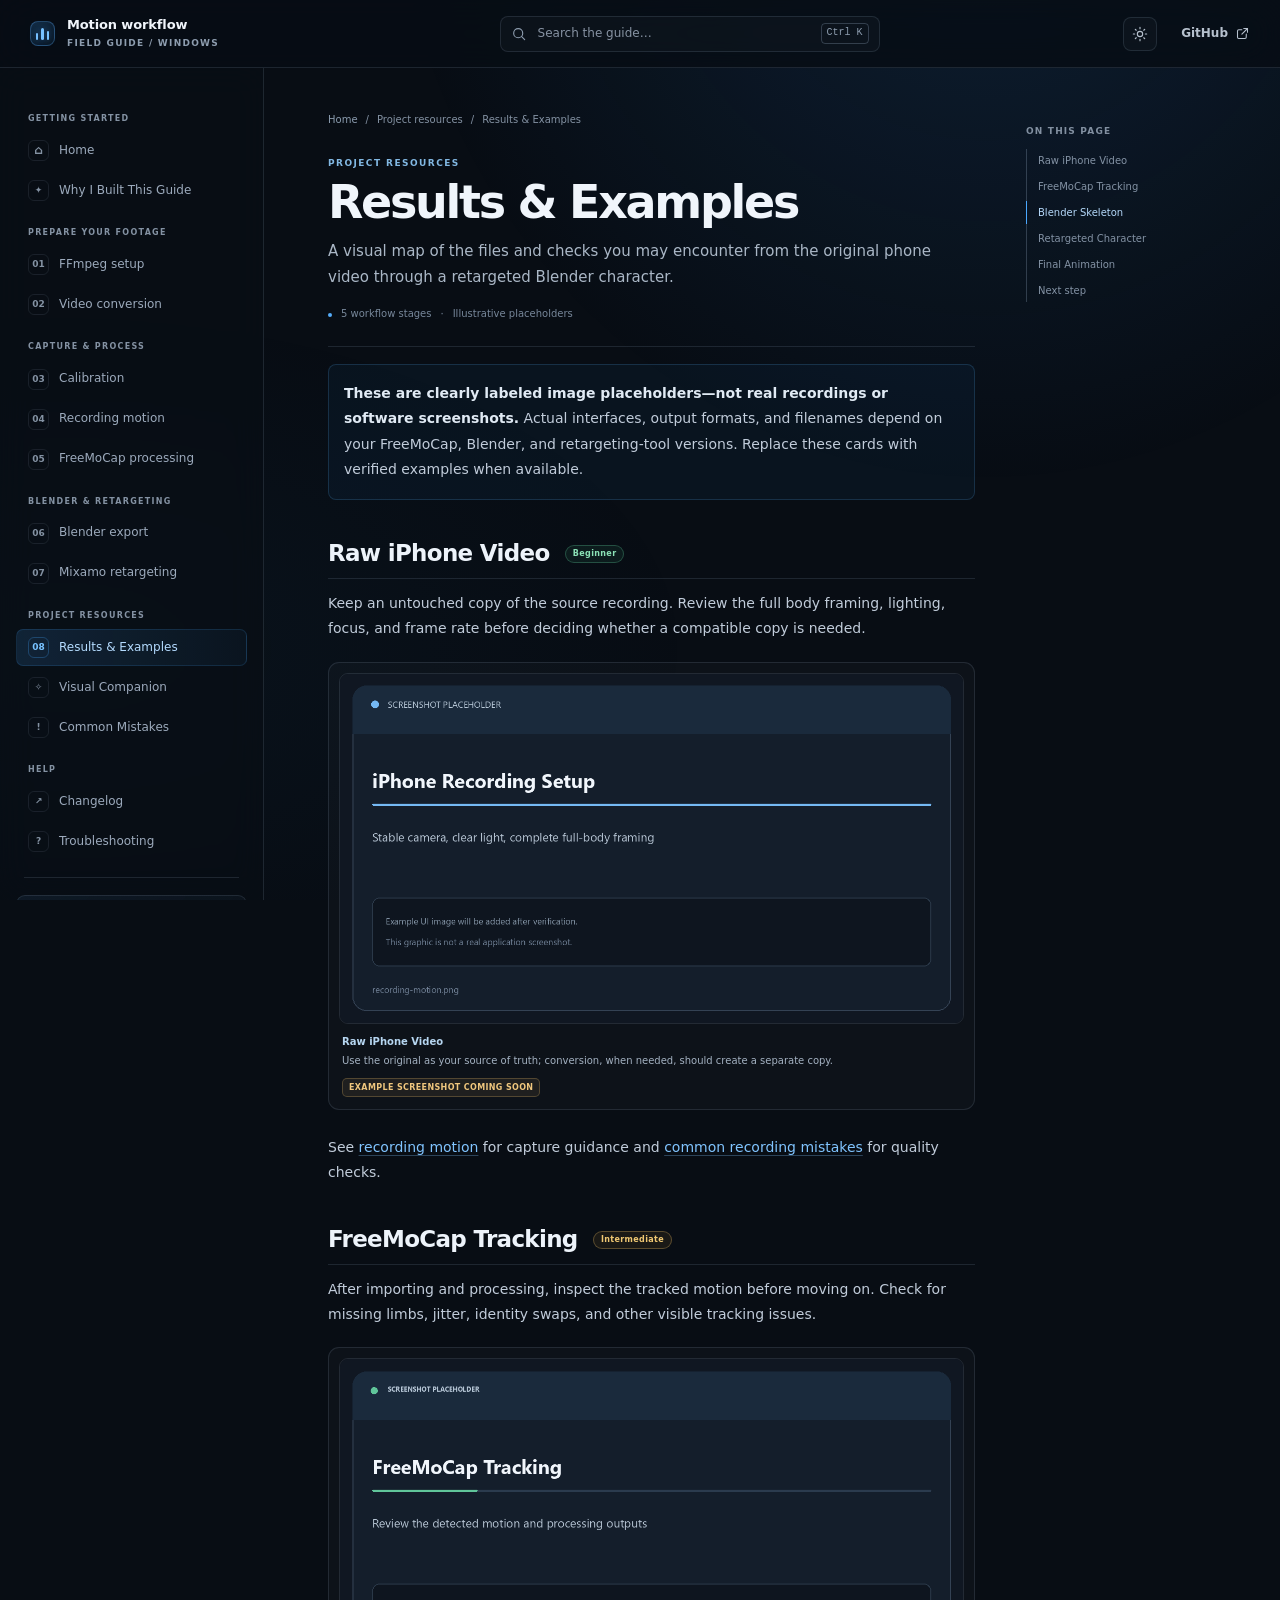
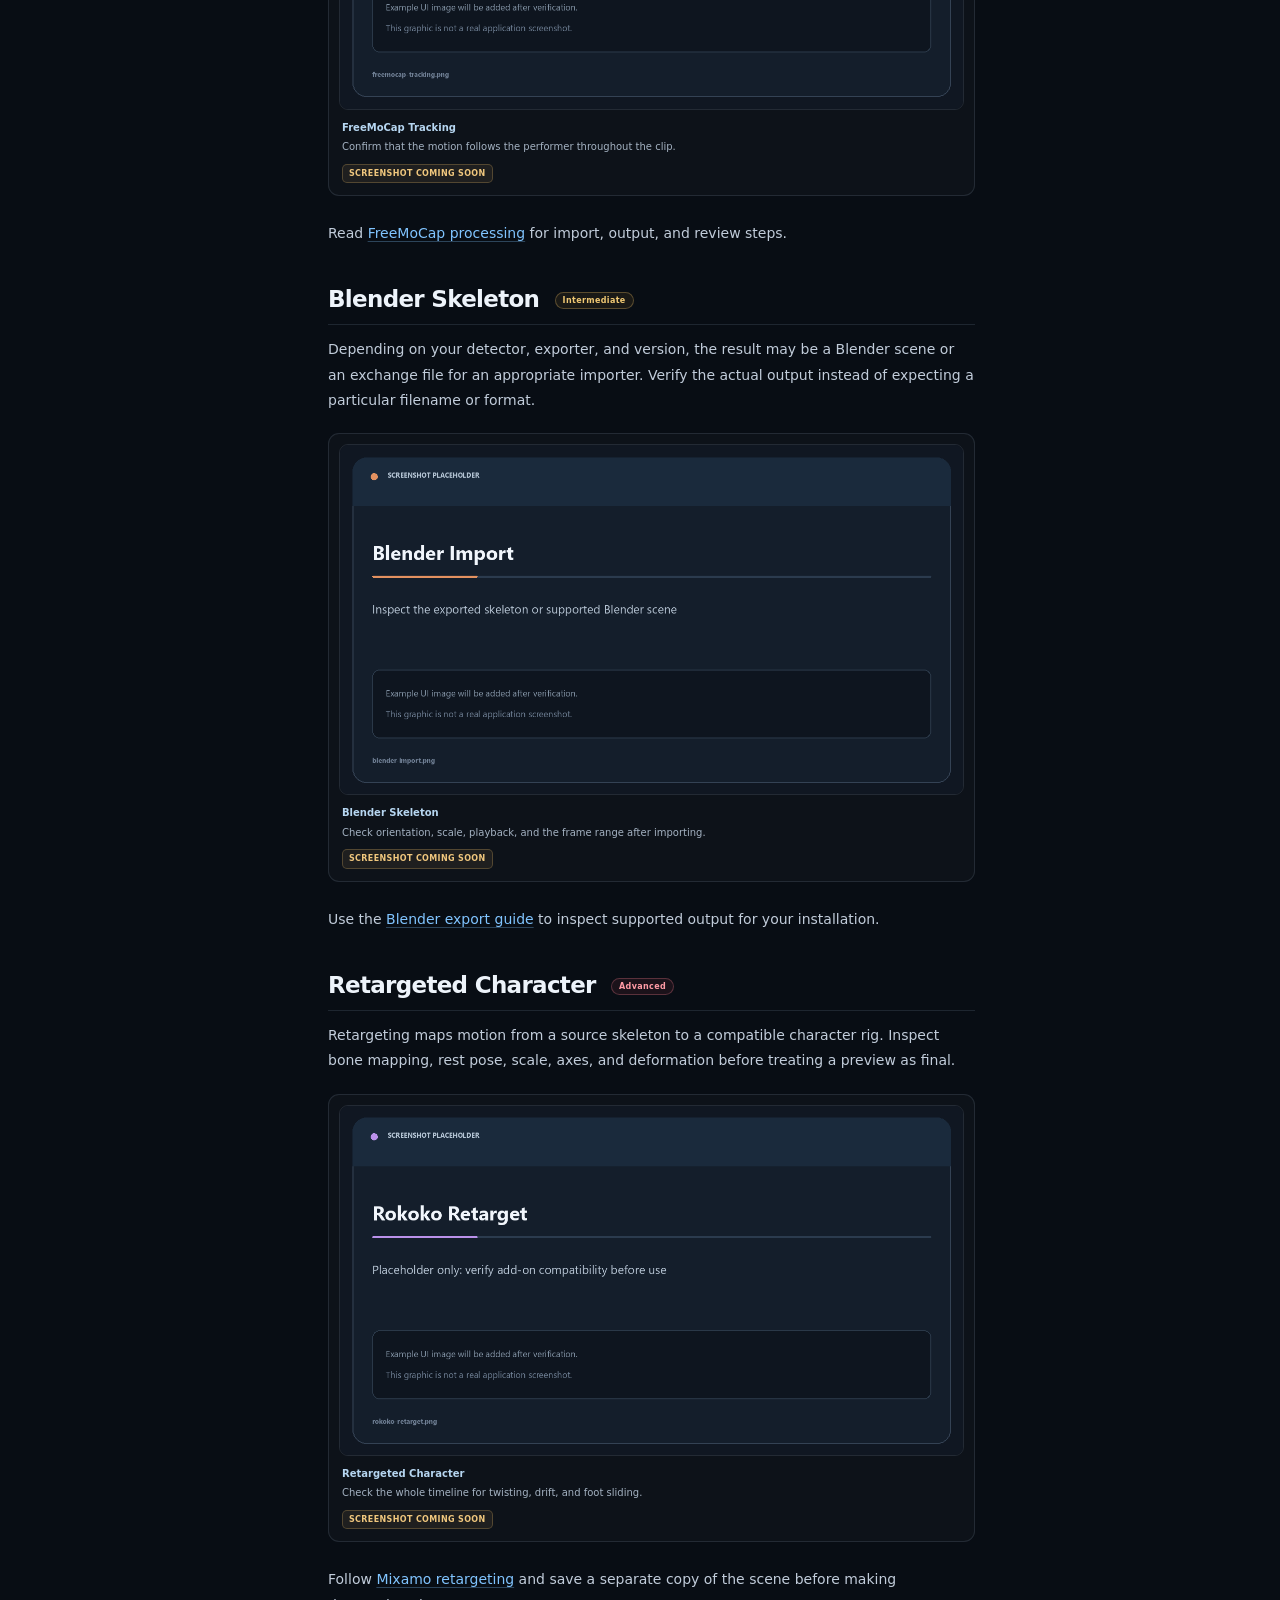
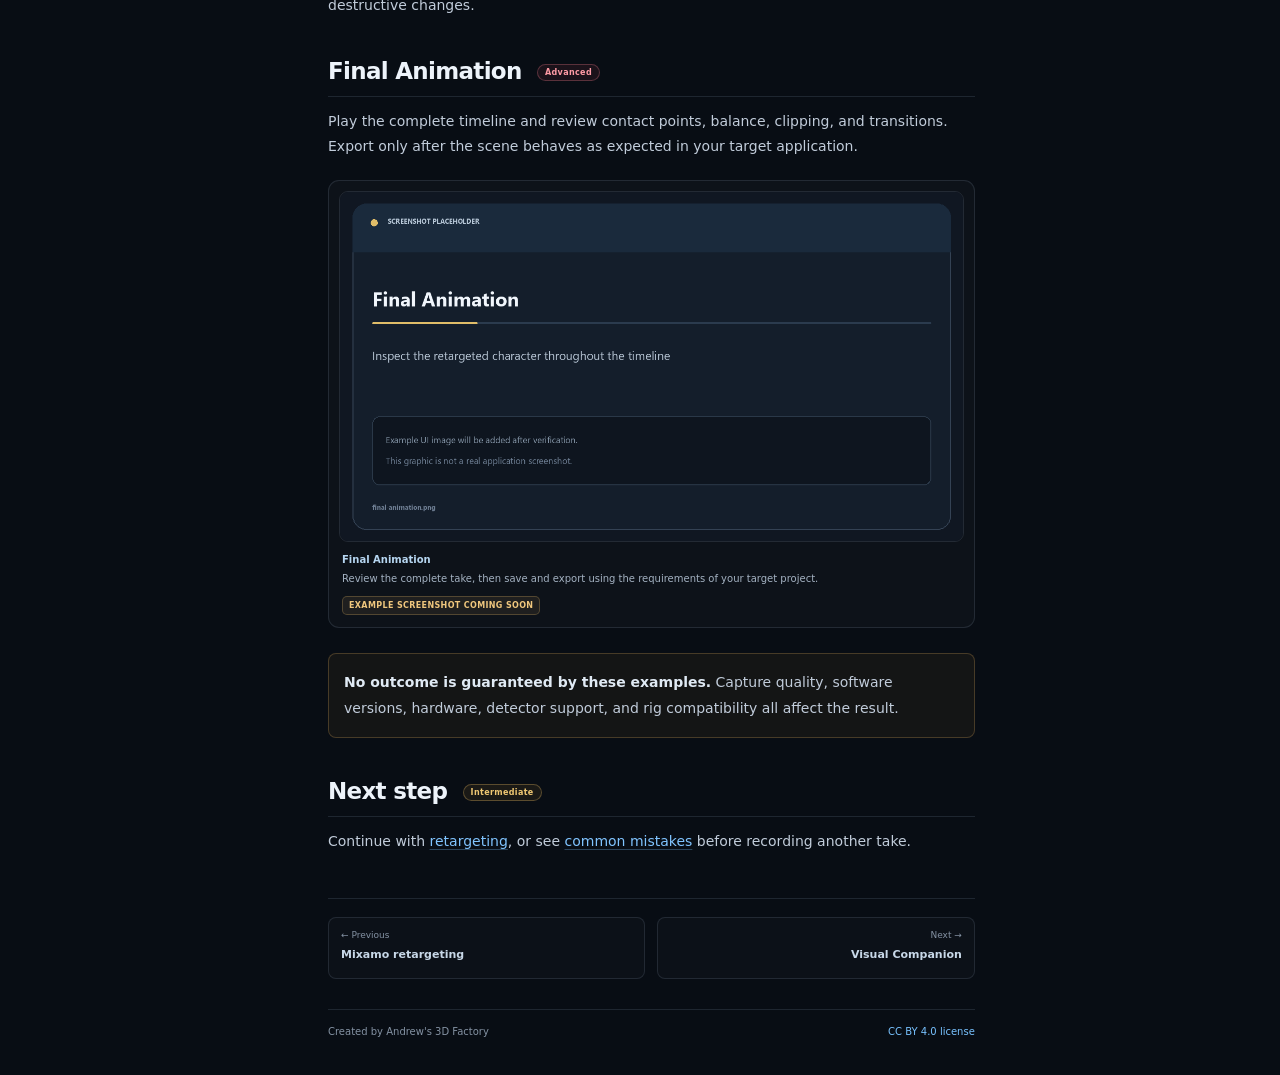
<file: docs/results-examples.html>
<!doctype html>
<html lang="en">
<head>
  <meta charset="utf-8"><meta name="viewport" content="width=device-width, initial-scale=1">
  <meta name="description" content="Explore the stages of an iPhone video-to-Blender animation workflow, from recording and FreeMoCap tracking to retargeting.">
  <meta name="theme-color" content="#0a0e14"><meta property="og:type" content="article">
  <meta property="og:title" content="Results &amp; Examples · FreeMoCap Motion Workflow"><meta property="og:description" content="Explore the stages of an iPhone video-to-Blender animation workflow, from recording and FreeMoCap tracking to retargeting.">
  <meta property="og:url" content="https://andrews3dfactory.github.io/FreeMoCap-Mixamo-Blender-Workflow/docs/results-examples.html">
  <meta property="og:image" content="https://andrews3dfactory.github.io/FreeMoCap-Mixamo-Blender-Workflow/assets/images/social-card.png"><meta property="og:image:secure_url" content="https://andrews3dfactory.github.io/FreeMoCap-Mixamo-Blender-Workflow/assets/images/social-card.png"><meta property="og:image:type" content="image/png"><meta property="og:image:width" content="1200"><meta property="og:image:height" content="630"><meta property="og:image:alt" content="FreeMoCap motion-capture workflow: iPhone video to animated Blender character">
  <link rel="canonical" href="https://andrews3dfactory.github.io/FreeMoCap-Mixamo-Blender-Workflow/docs/results-examples.html">
  <title>Results &amp; Examples · FreeMoCap Motion Workflow</title><link rel="icon" href="../favicon.ico" sizes="any"><link rel="icon" href="../assets/icons/favicon.svg" type="image/svg+xml">
  <link rel="stylesheet" href="../assets/css/site.css?v=14"><script src="../assets/js/site.js?v=13" defer></script>
</head>
<body data-page="results-examples">
  <a class="skip-link" href="#main-content">Skip to content</a><div class="reading-progress" aria-hidden="true"><span id="reading-progress-bar"></span></div>
  <header class="topbar"><button class="icon-button mobile-menu-button" type="button" aria-label="Open navigation menu" aria-expanded="false" aria-controls="site-sidebar" data-menu-toggle><svg viewBox="0 0 24 24" aria-hidden="true"><path d="M4 7h16M4 12h16M4 17h16"/></svg></button><a class="brand" href="../index.html" aria-label="FreeMoCap workflow home"><span class="brand-mark" aria-hidden="true"><span></span><span></span><span></span></span><span>Motion workflow<span class="brand-sub">FIELD GUIDE / WINDOWS</span></span></a><div class="topbar-search"><label class="sr-only" for="site-search">Search the guide</label><svg viewBox="0 0 24 24" aria-hidden="true"><circle cx="10.8" cy="10.8" r="6.8"/><path d="m16 16 4.5 4.5"/></svg><input id="site-search" type="search" placeholder="Search the guide…" autocomplete="off" aria-controls="search-results" aria-expanded="false"><kbd>Ctrl K</kbd><div class="search-results" id="search-results" role="listbox" aria-label="Guide pages"></div></div><a class="topbar-github" href="https://github.com/Andrews3dfactory/FreeMoCap-Mixamo-Blender-Workflow" target="_blank" rel="noreferrer"><span>GitHub</span><svg viewBox="0 0 24 24" aria-hidden="true"><path d="M14 4h6v6M20 4l-9 9"/><path d="M18 13v5a2 2 0 0 1-2 2H6a2 2 0 0 1-2-2V8a2 2 0 0 1 2-2h5"/></svg></a></header>
  <aside class="sidebar" id="site-sidebar" aria-label="Documentation navigation"><div class="sidebar-inner"><nav class="sidebar-nav" data-sidebar-nav></nav><div class="sidebar-rule"></div><a class="sidebar-callout" href="troubleshooting.html"><span class="callout-icon">?</span><span><strong>Need a hand?</strong><small>Browse troubleshooting</small></span><span class="callout-arrow">↗</span></a><p class="sidebar-version">A community guide · Software interfaces vary by release.</p></div></aside><div class="sidebar-scrim" data-menu-close></div>
  <main class="main-content" id="main-content" tabindex="-1"><div class="doc-layout">
    <article class="doc-article">
      <div class="breadcrumbs"><a href="../index.html">Home</a><span>/</span><span>Project resources</span><span>/</span><span>Results &amp; Examples</span></div>
      <div class="doc-label">PROJECT RESOURCES</div><h1 class="doc-title">Results &amp; Examples</h1>
      <p class="doc-description">A visual map of the files and checks you may encounter from the original phone video through a retargeted Blender character.</p>
      <div class="doc-meta"><span class="doc-meta-dot"></span><span>5 workflow stages</span><span>·</span><span>Illustrative placeholders</span></div>
      <div class="doc-content" data-doc-content>
        <div class="doc-note"><p><strong>These are clearly labeled image placeholders—not real recordings or software screenshots.</strong> Actual interfaces, output formats, and filenames depend on your FreeMoCap, Blender, and retargeting-tool versions. Replace these cards with verified examples when available.</p></div>
        <h2 id="raw-video">Raw iPhone Video</h2>
        <p>Keep an untouched copy of the source recording. Review the full body framing, lighting, focus, and frame rate before deciding whether a compatible copy is needed.</p>
        <figure class="doc-figure"><img class="doc-screenshot" src="../assets/images/recording-motion.png" alt="Placeholder illustration for raw iPhone motion video"><figcaption><strong>Raw iPhone Video</strong><span>Use the original as your source of truth; conversion, when needed, should create a separate copy.</span><span class="placeholder-label">Example screenshot coming soon</span></figcaption></figure>
        <p>See <a href="recording-motion.html">recording motion</a> for capture guidance and <a href="common-mistakes.html#low-resolution">common recording mistakes</a> for quality checks.</p>

        <h2 id="tracking">FreeMoCap Tracking</h2>
        <p>After importing and processing, inspect the tracked motion before moving on. Check for missing limbs, jitter, identity swaps, and other visible tracking issues.</p>
        <figure class="doc-figure"><img class="doc-screenshot" src="../assets/images/freemocap-tracking.png" alt="Placeholder illustration for FreeMoCap tracking output"><figcaption><strong>FreeMoCap Tracking</strong><span>Confirm that the motion follows the performer throughout the clip.</span><span class="placeholder-label">Screenshot coming soon</span></figcaption></figure>
        <p>Read <a href="freemocap-processing.html">FreeMoCap processing</a> for import, output, and review steps.</p>

        <h2 id="blender-skeleton">Blender Skeleton</h2>
        <p>Depending on your detector, exporter, and version, the result may be a Blender scene or an exchange file for an appropriate importer. Verify the actual output instead of expecting a particular filename or format.</p>
        <figure class="doc-figure"><img class="doc-screenshot" src="../assets/images/blender-import.png" alt="Placeholder illustration for a motion skeleton in Blender"><figcaption><strong>Blender Skeleton</strong><span>Check orientation, scale, playback, and the frame range after importing.</span><span class="placeholder-label">Screenshot coming soon</span></figcaption></figure>
        <p>Use the <a href="blender-export.html">Blender export guide</a> to inspect supported output for your installation.</p>

        <h2 id="retargeted-character">Retargeted Character</h2>
        <p>Retargeting maps motion from a source skeleton to a compatible character rig. Inspect bone mapping, rest pose, scale, axes, and deformation before treating a preview as final.</p>
        <figure class="doc-figure"><img class="doc-screenshot" src="../assets/images/rokoko-retarget.png" alt="Placeholder illustration for a retargeted character"><figcaption><strong>Retargeted Character</strong><span>Check the whole timeline for twisting, drift, and foot sliding.</span><span class="placeholder-label">Screenshot coming soon</span></figcaption></figure>
        <p>Follow <a href="mixamo-retargeting.html">Mixamo retargeting</a> and save a separate copy of the scene before making destructive changes.</p>

        <h2 id="final-animation">Final Animation</h2>
        <p>Play the complete timeline and review contact points, balance, clipping, and transitions. Export only after the scene behaves as expected in your target application.</p>
        <figure class="doc-figure"><img class="doc-screenshot" src="../assets/images/final-animation.png" alt="Placeholder illustration for a final Blender character animation"><figcaption><strong>Final Animation</strong><span>Review the complete take, then save and export using the requirements of your target project.</span><span class="placeholder-label">Example screenshot coming soon</span></figcaption></figure>
        <div class="doc-note note-warn"><p><strong>No outcome is guaranteed by these examples.</strong> Capture quality, software versions, hardware, detector support, and rig compatibility all affect the result.</p></div>
        <h2 id="next">Next step</h2><p>Continue with <a href="mixamo-retargeting.html">retargeting</a>, or see <a href="common-mistakes.html">common mistakes</a> before recording another take.</p>
      </div>
      <nav class="doc-pager" data-doc-pager aria-label="Page navigation"></nav><footer class="doc-footer"><span>Created by Andrew's 3D Factory</span><a href="../LICENSE">CC BY 4.0 license</a></footer>
    </article>
    <aside class="doc-aside" aria-label="On this page"><div class="toc-title">ON THIS PAGE</div><nav class="toc-nav" data-toc></nav></aside>
  </div></main><button class="back-to-top" type="button" aria-label="Back to top" data-back-to-top>↑</button>
</body>
</html>
</file>
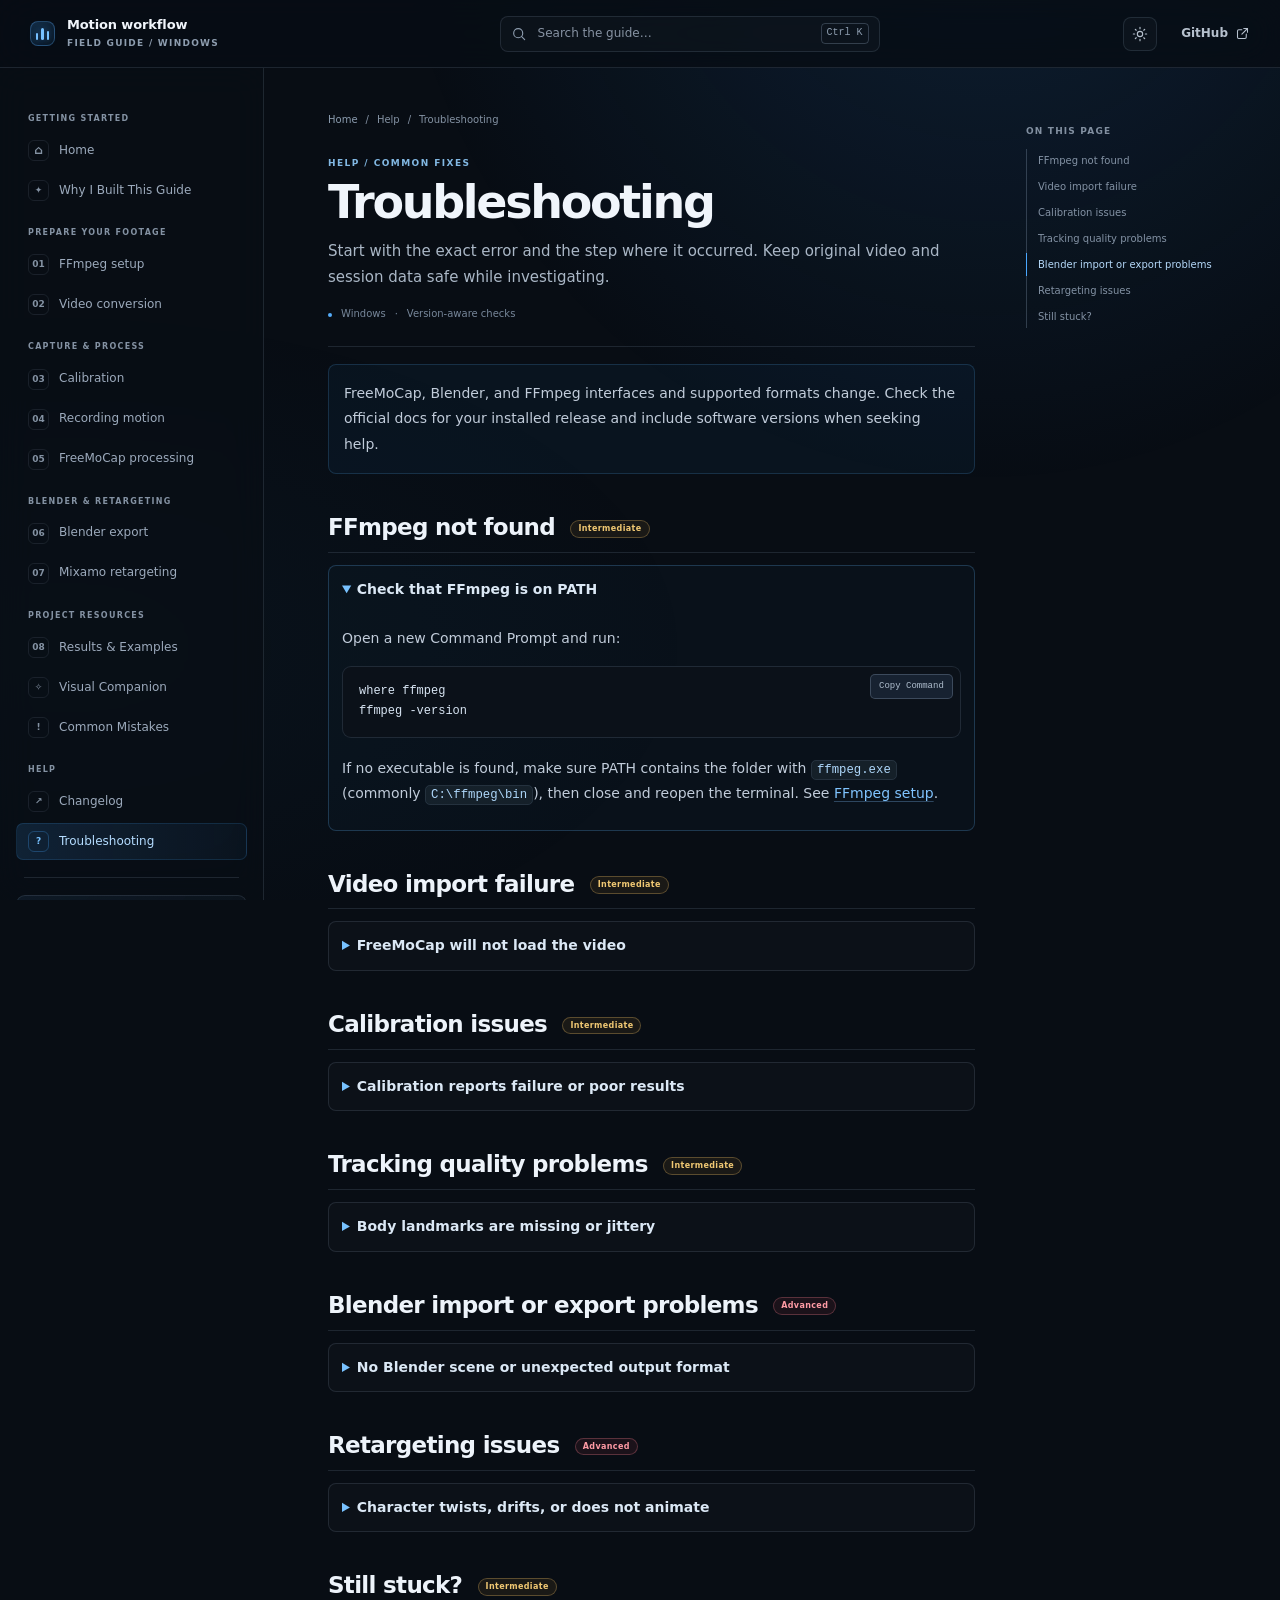
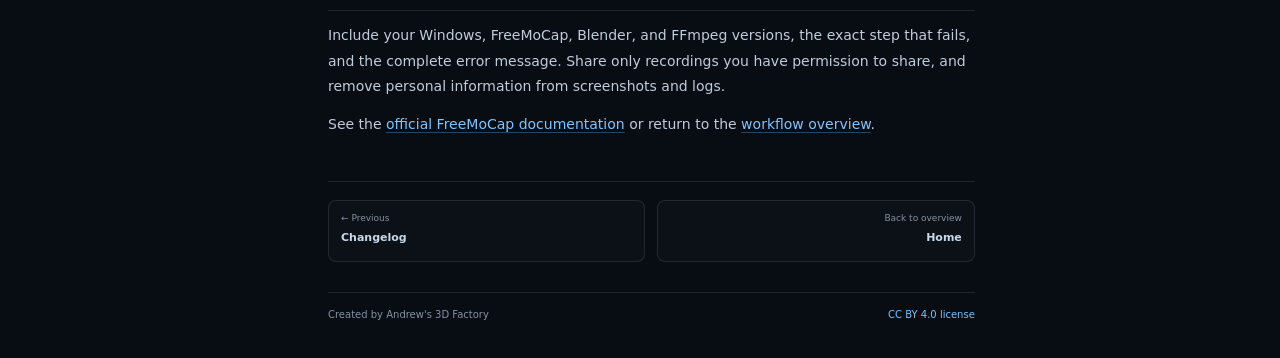
<file: docs/troubleshooting.html>
<!doctype html>
<html lang="en">
<head>
  <meta charset="utf-8"><meta name="viewport" content="width=device-width, initial-scale=1">
  <meta name="description" content="Troubleshoot FFmpeg setup, FreeMoCap import and calibration, motion tracking, Blender export, and Mixamo retargeting.">
  <meta name="theme-color" content="#0a0e14"><meta property="og:type" content="article">
  <meta property="og:title" content="Troubleshooting · FreeMoCap Motion Workflow"><meta property="og:description" content="Troubleshoot FFmpeg setup, FreeMoCap import and calibration, motion tracking, Blender export, and Mixamo retargeting.">
  <meta property="og:url" content="https://andrews3dfactory.github.io/FreeMoCap-Mixamo-Blender-Workflow/docs/troubleshooting.html">
  <meta property="og:image" content="https://andrews3dfactory.github.io/FreeMoCap-Mixamo-Blender-Workflow/assets/images/social-card.png">
  <meta property="og:image:secure_url" content="https://andrews3dfactory.github.io/FreeMoCap-Mixamo-Blender-Workflow/assets/images/social-card.png">
  <meta property="og:image:type" content="image/png"><meta property="og:image:width" content="1200"><meta property="og:image:height" content="630">
  <meta property="og:image:alt" content="FreeMoCap motion-capture workflow: iPhone video to animated Blender character">
  <link rel="canonical" href="https://andrews3dfactory.github.io/FreeMoCap-Mixamo-Blender-Workflow/docs/troubleshooting.html">
  <title>Troubleshooting · FreeMoCap Motion Workflow</title><link rel="icon" href="../favicon.ico" sizes="any"><link rel="icon" href="../assets/icons/favicon.svg" type="image/svg+xml">
  <link rel="stylesheet" href="../assets/css/site.css?v=14"><script src="../assets/js/site.js?v=13" defer></script>
</head>
<body data-page="troubleshooting">
  <a class="skip-link" href="#main-content">Skip to content</a><div class="reading-progress" aria-hidden="true"><span id="reading-progress-bar"></span></div>
  <header class="topbar"><button class="icon-button mobile-menu-button" type="button" aria-label="Open navigation menu" aria-expanded="false" aria-controls="site-sidebar" data-menu-toggle><svg viewBox="0 0 24 24" aria-hidden="true"><path d="M4 7h16M4 12h16M4 17h16"/></svg></button><a class="brand" href="../index.html" aria-label="FreeMoCap workflow home"><span class="brand-mark" aria-hidden="true"><span></span><span></span><span></span></span><span>Motion workflow<span class="brand-sub">FIELD GUIDE / WINDOWS</span></span></a><div class="topbar-search"><label class="sr-only" for="site-search">Search the guide</label><svg viewBox="0 0 24 24" aria-hidden="true"><circle cx="10.8" cy="10.8" r="6.8"/><path d="m16 16 4.5 4.5"/></svg><input id="site-search" type="search" placeholder="Search the guide…" autocomplete="off" aria-controls="search-results" aria-expanded="false"><kbd>Ctrl K</kbd><div class="search-results" id="search-results" role="listbox" aria-label="Guide pages"></div></div><a class="topbar-github" href="https://github.com/Andrews3dfactory/FreeMoCap-Mixamo-Blender-Workflow" target="_blank" rel="noreferrer"><span>GitHub</span><svg viewBox="0 0 24 24" aria-hidden="true"><path d="M14 4h6v6M20 4l-9 9"/><path d="M18 13v5a2 2 0 0 1-2 2H6a2 2 0 0 1-2-2V8a2 2 0 0 1 2-2h5"/></svg></a></header>
  <aside class="sidebar" id="site-sidebar" aria-label="Documentation navigation"><div class="sidebar-inner"><nav class="sidebar-nav" data-sidebar-nav></nav><div class="sidebar-rule"></div><a class="sidebar-callout" href="troubleshooting.html"><span class="callout-icon">?</span><span><strong>Need a hand?</strong><small>Browse troubleshooting</small></span><span class="callout-arrow">↗</span></a><p class="sidebar-version">A community guide · Software interfaces vary by release.</p></div></aside><div class="sidebar-scrim" data-menu-close></div>
  <main class="main-content" id="main-content" tabindex="-1"><div class="doc-layout">
    <article class="doc-article">
      <div class="breadcrumbs"><a href="../index.html">Home</a><span>/</span><span>Help</span><span>/</span><span>Troubleshooting</span></div>
      <div class="doc-label">HELP / COMMON FIXES</div><h1 class="doc-title">Troubleshooting</h1>
      <p class="doc-description">Start with the exact error and the step where it occurred. Keep original video and session data safe while investigating.</p>
      <div class="doc-meta"><span class="doc-meta-dot"></span><span>Windows</span><span>·</span><span>Version-aware checks</span></div>
      <div class="doc-content" data-doc-content>
        <div class="doc-note"><p>FreeMoCap, Blender, and FFmpeg interfaces and supported formats change. Check the official docs for your installed release and include software versions when seeking help.</p></div>
        <h2 id="ffmpeg">FFmpeg not found</h2>
        <details open><summary>Check that FFmpeg is on PATH</summary><div><p>Open a new Command Prompt and run:</p><pre><code>where ffmpeg
ffmpeg -version</code></pre><p>If no executable is found, make sure PATH contains the folder with <code>ffmpeg.exe</code> (commonly <code>C:\ffmpeg\bin</code>), then close and reopen the terminal. See <a href="ffmpeg-setup.html#path">FFmpeg setup</a>.</p></div></details>
        <h2 id="import">Video import failure</h2>
        <details><summary>FreeMoCap will not load the video</summary><div><ul><li>Check that the transfer completed and the clip plays in a local media player.</li><li>Use the original iPhone video if your FreeMoCap version supports the container and codec. Otherwise, convert a copy to H.264 MP4 with the <a href="video-conversion.html">conversion guide</a>.</li><li>Keep the original file and choose the documented existing-video workflow for your version; UI labels can differ.</li><li>For multi-camera reconstruction, check that source files belong to one synchronized recording and use matching calibration.</li></ul></div></details>
        <h2 id="calibration">Calibration issues</h2>
        <details><summary>Calibration reports failure or poor results</summary><div><ul><li>Confirm the printed ChArUco layout and dimensions match the configuration selected in FreeMoCap.</li><li>Keep the target sharp, unobstructed, and visible to all required cameras.</li><li>Secure cameras so they do not move after calibration.</li><li>For ground-plane calibration, follow the version-specific initial-board placement and stillness instructions.</li><li>Not every single-camera test needs multi-camera calibration.</li></ul></div></details>
        <h2 id="tracking">Tracking quality problems</h2>
        <details><summary>Body landmarks are missing or jittery</summary><div><ul><li>Prefer original footage at 1080p or higher and 30–60 FPS when practical; avoid heavy compression and motion blur.</li><li>Use even lighting, a stable camera, a clean background, and full-body framing.</li><li>Reduce occlusion and try a short, simple motion.</li><li>Review calibration and camera coverage if using multiple cameras.</li></ul><p>Converting an existing low-resolution video cannot restore missing details.</p></div></details>
        <h2 id="blender">Blender import or export problems</h2>
        <details><summary>No Blender scene or unexpected output format</summary><div><ul><li>Check Blender detection and the FreeMoCap release's documented compatibility with your Blender version.</li><li>Verify that the selected detector supports that release's Blender exporter. Upstream's current integrated exporter documents MediaPipe output support; compatibility may change.</li><li>Do not assume every release creates a <code>.blend</code>, FBX, or BVH. Check the format actually produced.</li><li>A raw skeleton data file is not necessarily a Blender animation scene. Preserve the recording folder and full error message.</li></ul></div></details>
        <h2 id="retargeting">Retargeting issues</h2>
        <details><summary>Character twists, drifts, or does not animate</summary><div><ul><li>Confirm the source motion plays before retargeting.</li><li>Use a retargeting tool that supports your Blender version and both skeletons. Rokoko add-on compatibility with FreeMoCap data is not assumed; verify current tool documentation.</li><li>Check bone mapping, rest pose, root motion, scale, and forward/up axes.</li><li>Inspect the entire animation for foot sliding, floor penetration, and twisted limbs before baking.</li></ul></div></details>
        <h2 id="ask">Still stuck?</h2><p>Include your Windows, FreeMoCap, Blender, and FFmpeg versions, the exact step that fails, and the complete error message. Share only recordings you have permission to share, and remove personal information from screenshots and logs.</p>
        <p>See the <a href="https://freemocap.github.io/documentation/index_md.html">official FreeMoCap documentation</a> or return to the <a href="../index.html">workflow overview</a>.</p>
      </div>
      <nav class="doc-pager" data-doc-pager aria-label="Page navigation"></nav><footer class="doc-footer"><span>Created by Andrew's 3D Factory</span><a href="../LICENSE">CC BY 4.0 license</a></footer>
    </article>
    <aside class="doc-aside" aria-label="On this page"><div class="toc-title">ON THIS PAGE</div><nav class="toc-nav" data-toc></nav></aside>
  </div></main><button class="back-to-top" type="button" aria-label="Back to top" data-back-to-top>↑</button>
</body>
</html>
</file>
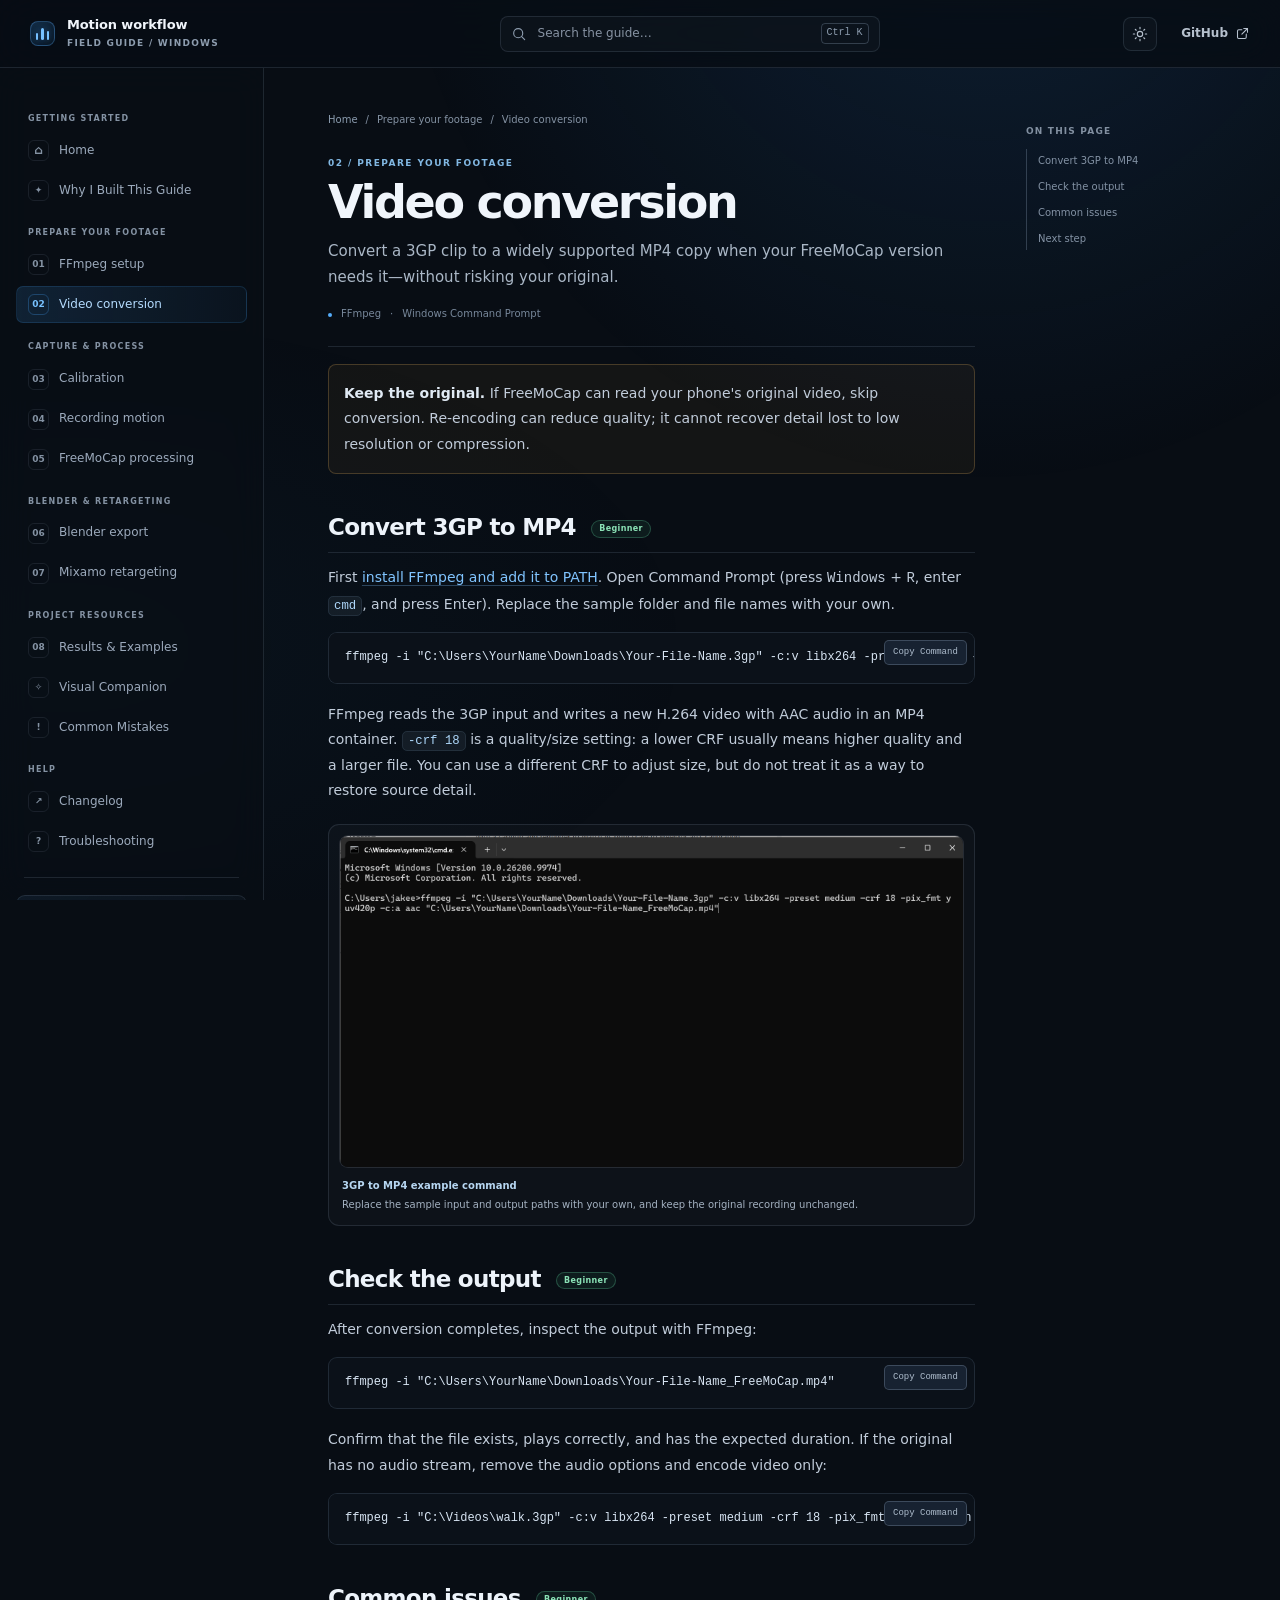
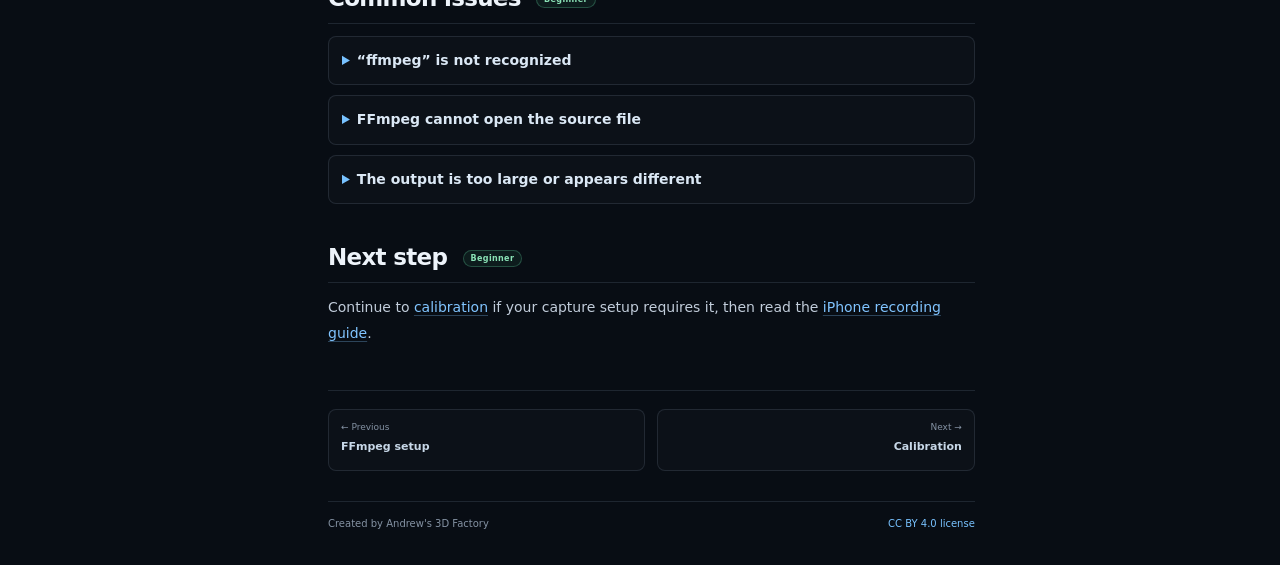
<file: docs/video-conversion.html>
<!doctype html>
<html lang="en">
<head>
  <meta charset="utf-8"><meta name="viewport" content="width=device-width, initial-scale=1">
  <meta name="description" content="Convert a 3GP video to H.264 MP4 with FFmpeg on Windows, while keeping the original file safe.">
  <meta name="theme-color" content="#0a0e14"><meta property="og:type" content="article">
  <meta property="og:title" content="Video Conversion · FreeMoCap Motion Workflow"><meta property="og:description" content="Convert a 3GP video to H.264 MP4 with FFmpeg on Windows, while keeping the original file safe.">
  <meta property="og:url" content="https://andrews3dfactory.github.io/FreeMoCap-Mixamo-Blender-Workflow/docs/video-conversion.html">
  <meta property="og:image" content="https://andrews3dfactory.github.io/FreeMoCap-Mixamo-Blender-Workflow/assets/images/social-card.png">
  <meta property="og:image:secure_url" content="https://andrews3dfactory.github.io/FreeMoCap-Mixamo-Blender-Workflow/assets/images/social-card.png">
  <meta property="og:image:type" content="image/png"><meta property="og:image:width" content="1200"><meta property="og:image:height" content="630">
  <meta property="og:image:alt" content="FreeMoCap motion-capture workflow: iPhone video to animated Blender character">
  <link rel="canonical" href="https://andrews3dfactory.github.io/FreeMoCap-Mixamo-Blender-Workflow/docs/video-conversion.html">
  <title>Video Conversion · FreeMoCap Motion Workflow</title><link rel="icon" href="../favicon.ico" sizes="any"><link rel="icon" href="../assets/icons/favicon.svg" type="image/svg+xml">
  <link rel="stylesheet" href="../assets/css/site.css?v=14"><script src="../assets/js/site.js?v=13" defer></script>
</head>
<body data-page="video-conversion">
  <a class="skip-link" href="#main-content">Skip to content</a><div class="reading-progress" aria-hidden="true"><span id="reading-progress-bar"></span></div>
  <header class="topbar">
    <button class="icon-button mobile-menu-button" type="button" aria-label="Open navigation menu" aria-expanded="false" aria-controls="site-sidebar" data-menu-toggle><svg viewBox="0 0 24 24" aria-hidden="true"><path d="M4 7h16M4 12h16M4 17h16"/></svg></button>
    <a class="brand" href="../index.html" aria-label="FreeMoCap workflow home"><span class="brand-mark" aria-hidden="true"><span></span><span></span><span></span></span><span>Motion workflow<span class="brand-sub">FIELD GUIDE / WINDOWS</span></span></a>
    <div class="topbar-search"><label class="sr-only" for="site-search">Search the guide</label><svg viewBox="0 0 24 24" aria-hidden="true"><circle cx="10.8" cy="10.8" r="6.8"/><path d="m16 16 4.5 4.5"/></svg><input id="site-search" type="search" placeholder="Search the guide…" autocomplete="off" aria-controls="search-results" aria-expanded="false"><kbd>Ctrl K</kbd><div class="search-results" id="search-results" role="listbox" aria-label="Guide pages"></div></div>
    <a class="topbar-github" href="https://github.com/Andrews3dfactory/FreeMoCap-Mixamo-Blender-Workflow" target="_blank" rel="noreferrer"><span>GitHub</span><svg viewBox="0 0 24 24" aria-hidden="true"><path d="M14 4h6v6M20 4l-9 9"/><path d="M18 13v5a2 2 0 0 1-2 2H6a2 2 0 0 1-2-2V8a2 2 0 0 1 2-2h5"/></svg></a>
  </header>
  <aside class="sidebar" id="site-sidebar" aria-label="Documentation navigation"><div class="sidebar-inner"><nav class="sidebar-nav" data-sidebar-nav></nav><div class="sidebar-rule"></div><a class="sidebar-callout" href="troubleshooting.html"><span class="callout-icon">?</span><span><strong>Need a hand?</strong><small>Browse troubleshooting</small></span><span class="callout-arrow">↗</span></a><p class="sidebar-version">A community guide · Software interfaces vary by release.</p></div></aside><div class="sidebar-scrim" data-menu-close></div>
  <main class="main-content" id="main-content" tabindex="-1"><div class="doc-layout">
    <article class="doc-article">
      <div class="breadcrumbs"><a href="../index.html">Home</a><span>/</span><span>Prepare your footage</span><span>/</span><span>Video conversion</span></div>
      <div class="doc-label">02 / PREPARE YOUR FOOTAGE</div><h1 class="doc-title">Video conversion</h1>
      <p class="doc-description">Convert a 3GP clip to a widely supported MP4 copy when your FreeMoCap version needs it—without risking your original.</p>
      <div class="doc-meta"><span class="doc-meta-dot"></span><span>FFmpeg</span><span>·</span><span>Windows Command Prompt</span></div>
      <div class="doc-content" data-doc-content>
        <div class="doc-note note-warn"><p><strong>Keep the original.</strong> If FreeMoCap can read your phone's original video, skip conversion. Re-encoding can reduce quality; it cannot recover detail lost to low resolution or compression.</p></div>
        <h2 id="convert">Convert 3GP to MP4</h2>
        <p>First <a href="ffmpeg-setup.html">install FFmpeg and add it to PATH</a>. Open Command Prompt (press <kbd>Windows</kbd> + <kbd>R</kbd>, enter <code>cmd</code>, and press Enter). Replace the sample folder and file names with your own.</p>
        <pre><code>ffmpeg -i "C:\Users\YourName\Downloads\Your-File-Name.3gp" -c:v libx264 -preset medium -crf 18 -pix_fmt yuv420p -c:a aac "C:\Users\YourName\Downloads\Your-File-Name_FreeMoCap.mp4"</code></pre>
        <p>FFmpeg reads the 3GP input and writes a new H.264 video with AAC audio in an MP4 container. <code>-crf 18</code> is a quality/size setting: a lower CRF usually means higher quality and a larger file. You can use a different CRF to adjust size, but do not treat it as a way to restore source detail.</p>
        <figure class="doc-figure"><img class="doc-screenshot ffmpeg-screenshot" src="../assets/images/convert-video.png?v=2" alt="Command Prompt showing an FFmpeg command that converts a 3GP recording to an MP4 copy"><figcaption><strong>3GP to MP4 example command</strong><span>Replace the sample input and output paths with your own, and keep the original recording unchanged.</span></figcaption></figure>
        <h2 id="check-result">Check the output</h2>
        <p>After conversion completes, inspect the output with FFmpeg:</p>
        <pre><code>ffmpeg -i "C:\Users\YourName\Downloads\Your-File-Name_FreeMoCap.mp4"</code></pre>
        <p>Confirm that the file exists, plays correctly, and has the expected duration. If the original has no audio stream, remove the audio options and encode video only:</p>
        <pre><code>ffmpeg -i "C:\Videos\walk.3gp" -c:v libx264 -preset medium -crf 18 -pix_fmt yuv420p -an "C:\Videos\walk.mp4"</code></pre>
        <h2 id="common-issues">Common issues</h2>
        <details><summary>“ffmpeg” is not recognized</summary><div><p>Close and reopen the terminal. Check that the folder containing <code>ffmpeg.exe</code> is on PATH. See <a href="ffmpeg-setup.html#path">PATH setup</a>.</p></div></details>
        <details><summary>FFmpeg cannot open the source file</summary><div><p>Check that the path is correct, the phone transfer completed, and paths with spaces are in quotes. Keep the original file in place.</p></div></details>
        <details><summary>The output is too large or appears different</summary><div><p>Re-encoding changes compression and can change file size. Use the original when supported and do not convert the same clip repeatedly.</p></div></details>
        <h2 id="next">Next step</h2><p>Continue to <a href="calibration.html">calibration</a> if your capture setup requires it, then read the <a href="recording-motion.html">iPhone recording guide</a>.</p>
      </div>
      <nav class="doc-pager" data-doc-pager aria-label="Page navigation"></nav><footer class="doc-footer"><span>Created by Andrew's 3D Factory</span><a href="../LICENSE">CC BY 4.0 license</a></footer>
    </article>
    <aside class="doc-aside" aria-label="On this page"><div class="toc-title">ON THIS PAGE</div><nav class="toc-nav" data-toc></nav></aside>
  </div></main><button class="back-to-top" type="button" aria-label="Back to top" data-back-to-top>↑</button>
</body>
</html>
</file>
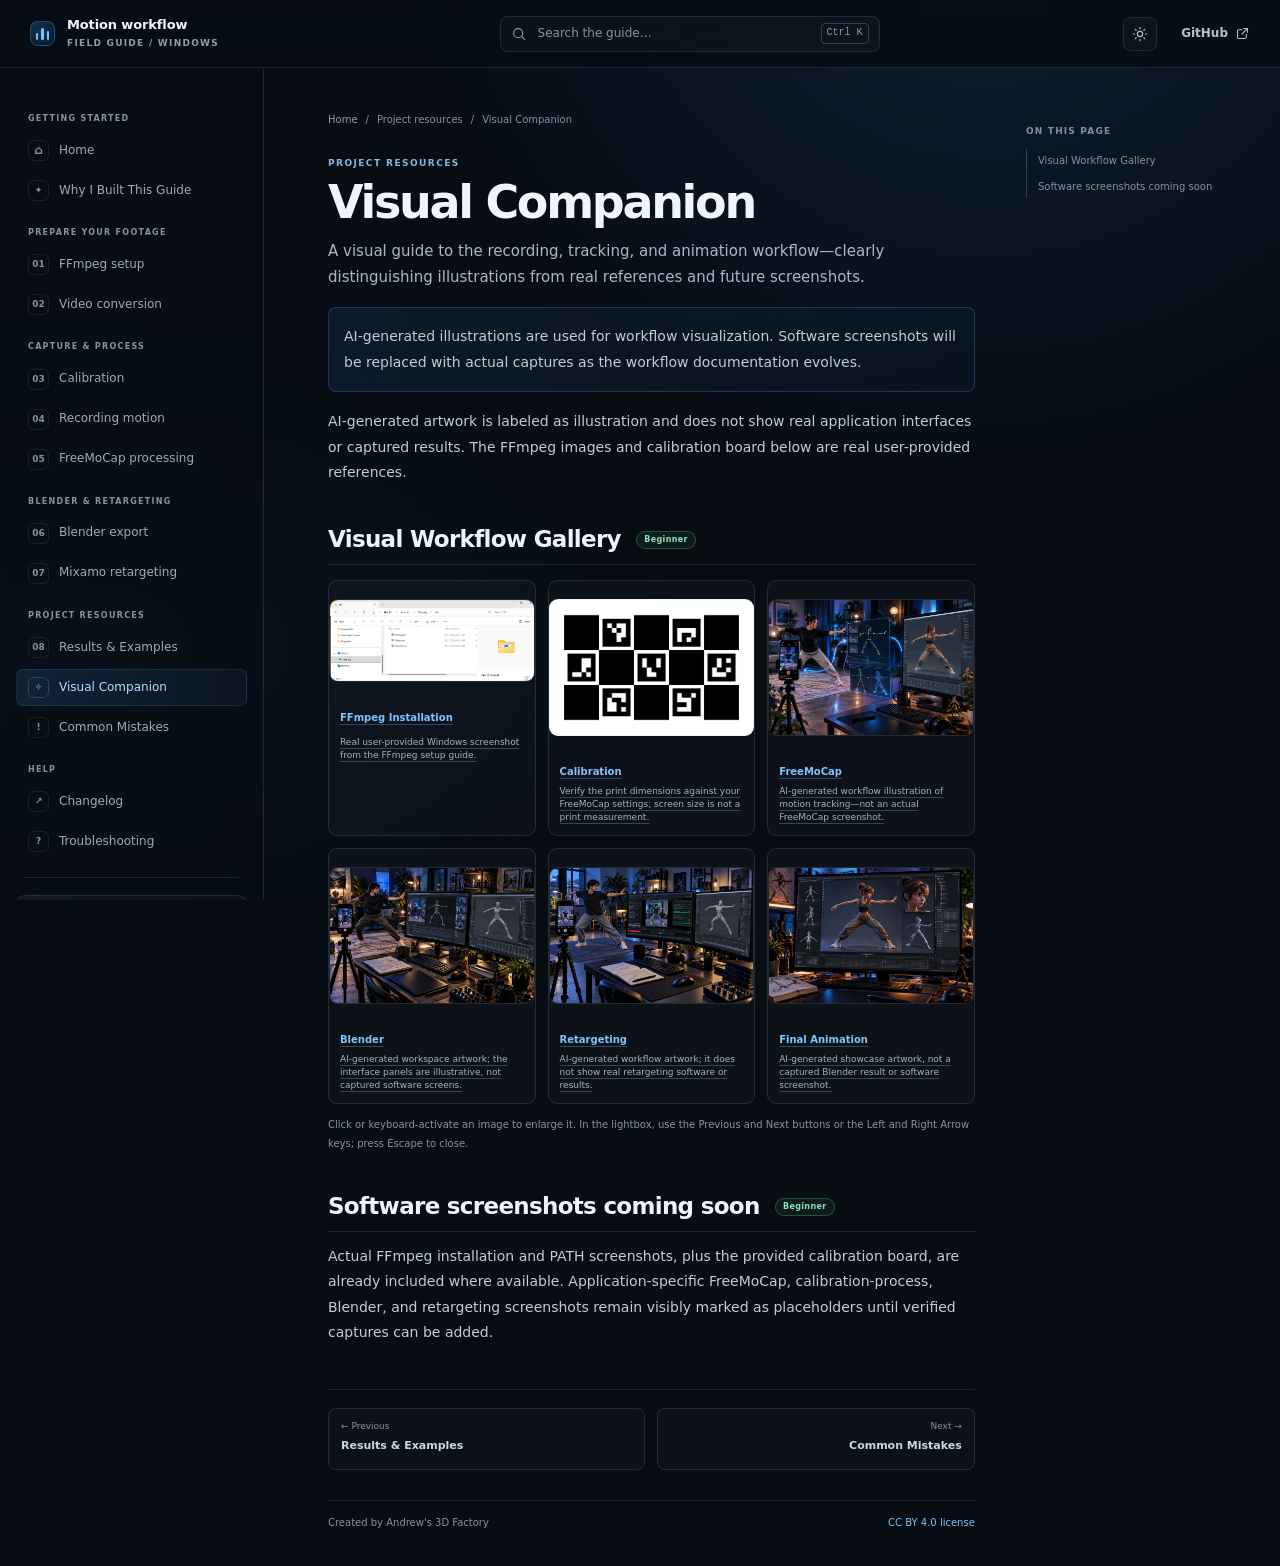
<file: docs/visual-companion.html>
<!doctype html>
<html lang="en">
<head>
  <meta charset="utf-8"><meta name="viewport" content="width=device-width, initial-scale=1">
  <meta name="description" content="Browse AI-generated workflow illustrations, real setup references, and clearly labeled screenshot placeholders for the FreeMoCap to Blender workflow.">
  <meta name="theme-color" content="#0a0e14"><meta property="og:type" content="article">
  <meta property="og:title" content="Visual Companion · FreeMoCap Motion Workflow">
  <meta property="og:description" content="A visual companion for the iPhone, FFmpeg, FreeMoCap, Blender, and Mixamo motion-capture workflow.">
  <meta property="og:url" content="https://andrews3dfactory.github.io/FreeMoCap-Mixamo-Blender-Workflow/docs/visual-companion.html">
  <meta property="og:image" content="https://andrews3dfactory.github.io/FreeMoCap-Mixamo-Blender-Workflow/assets/images/social-card.png">
  <meta property="og:image:secure_url" content="https://andrews3dfactory.github.io/FreeMoCap-Mixamo-Blender-Workflow/assets/images/social-card.png">
  <meta property="og:image:type" content="image/png"><meta property="og:image:width" content="1200"><meta property="og:image:height" content="630">
  <meta property="og:image:alt" content="FreeMoCap motion-capture workflow: iPhone video to animated Blender character">
  <link rel="canonical" href="https://andrews3dfactory.github.io/FreeMoCap-Mixamo-Blender-Workflow/docs/visual-companion.html">
  <title>Visual Companion · FreeMoCap Motion Workflow</title>
  <link rel="icon" href="../favicon.ico" sizes="any"><link rel="icon" href="../assets/icons/favicon.svg" type="image/svg+xml">
  <link rel="stylesheet" href="../assets/css/site.css?v=14"><script src="../assets/js/site.js?v=13" defer></script>
</head>
<body data-page="visual-companion">
  <a class="skip-link" href="#main-content">Skip to content</a><div class="reading-progress" aria-hidden="true"><span id="reading-progress-bar"></span></div>
  <header class="topbar">
    <button class="icon-button mobile-menu-button" type="button" aria-label="Open navigation menu" aria-expanded="false" aria-controls="site-sidebar" data-menu-toggle><svg viewBox="0 0 24 24" aria-hidden="true"><path d="M4 7h16M4 12h16M4 17h16"/></svg></button>
    <a class="brand" href="../index.html" aria-label="FreeMoCap workflow home"><span class="brand-mark" aria-hidden="true"><span></span><span></span><span></span></span><span>Motion workflow<span class="brand-sub">FIELD GUIDE / WINDOWS</span></span></a>
    <div class="topbar-search"><label class="sr-only" for="site-search">Search the guide</label><svg viewBox="0 0 24 24" aria-hidden="true"><circle cx="10.8" cy="10.8" r="6.8"/><path d="m16 16 4.5 4.5"/></svg><input id="site-search" type="search" placeholder="Search the guide…" autocomplete="off" aria-controls="search-results" aria-expanded="false"><kbd>Ctrl K</kbd><div class="search-results" id="search-results" role="listbox" aria-label="Guide pages"></div></div>
    <a class="topbar-github" href="https://github.com/Andrews3dfactory/FreeMoCap-Mixamo-Blender-Workflow" target="_blank" rel="noreferrer"><span>GitHub</span><svg viewBox="0 0 24 24" aria-hidden="true"><path d="M14 4h6v6M20 4l-9 9"/><path d="M18 13v5a2 2 0 0 1-2 2H6a2 2 0 0 1-2-2V8a2 2 0 0 1 2-2h5"/></svg></a>
  </header>
  <aside class="sidebar" id="site-sidebar" aria-label="Documentation navigation"><div class="sidebar-inner"><nav class="sidebar-nav" data-sidebar-nav></nav><div class="sidebar-rule"></div><a class="sidebar-callout" href="troubleshooting.html"><span class="callout-icon">?</span><span><strong>Need a hand?</strong><small>Browse troubleshooting</small></span><span class="callout-arrow">↗</span></a><p class="sidebar-version">A community guide · Software interfaces vary by release.</p></div></aside><div class="sidebar-scrim" data-menu-close></div>
  <main class="main-content" id="main-content" tabindex="-1">
    <div class="doc-layout">
      <article class="doc-article">
        <div class="breadcrumbs"><a href="../index.html">Home</a><span>/</span><span>Project resources</span><span>/</span><span>Visual Companion</span></div>
        <div class="doc-label">PROJECT RESOURCES</div><h1 class="doc-title">Visual Companion</h1>
        <p class="doc-description">A visual guide to the recording, tracking, and animation workflow—clearly distinguishing illustrations from real references and future screenshots.</p>
        <div class="doc-content" data-doc-content>
          <div class="doc-note gallery-disclaimer"><p>AI-generated illustrations are used for workflow visualization. Software screenshots will be replaced with actual captures as the workflow documentation evolves.</p></div>
          <p>AI-generated artwork is labeled as illustration and does not show real application interfaces or captured results. The FFmpeg images and calibration board below are real user-provided references.</p>
          <h2 id="visual-gallery">Visual Workflow Gallery</h2>
          <div class="screenshot-grid visual-gallery" aria-label="Visual workflow gallery">
            <a href="../assets/images/ffmpeg-install.png?v=2" data-lightbox-item>
              <figure><img class="ffmpeg-screenshot" src="../assets/images/ffmpeg-install.png?v=2" alt="Real Windows File Explorer screenshot of the extracted FFmpeg bin folder containing ffmpeg.exe, ffplay.exe, and ffprobe.exe" loading="lazy" decoding="async"><figcaption><strong>FFmpeg Installation</strong><small>Real user-provided Windows screenshot from the FFmpeg setup guide.</small></figcaption></figure>
            </a>
            <a href="../assets/images/calibration-board.png?v=2" data-lightbox-item>
              <figure><img class="calibration-board-image" src="../assets/images/calibration-board.png?v=2" alt="User-provided black-and-white ChArUco calibration board with marker patterns" loading="lazy" decoding="async"><figcaption><strong>Calibration</strong><small>Verify the print dimensions against your FreeMoCap settings; screen size is not a print measurement.</small></figcaption></figure>
            </a>
            <a href="../assets/images/workflow-banner.png" data-lightbox-item>
              <figure><img src="../assets/images/workflow-banner.png" alt="AI-generated illustration connecting an iPhone recording, motion tracking, and an animated character" loading="lazy" decoding="async"><figcaption><strong>FreeMoCap</strong><small>AI-generated workflow illustration of motion tracking—not an actual FreeMoCap screenshot.</small></figcaption></figure>
            </a>
            <a href="../assets/images/creator-workspace.png" data-lightbox-item>
              <figure><img src="../assets/images/creator-workspace.png" alt="AI-generated creator workspace with illustrative motion-tracking and Blender-like screens" loading="lazy" decoding="async"><figcaption><strong>Blender</strong><small>AI-generated workspace artwork; the interface panels are illustrative, not captured software screens.</small></figcaption></figure>
            </a>
            <a href="../assets/images/hero-workflow.png" data-lightbox-item>
              <figure><img src="../assets/images/hero-workflow.png" alt="AI-generated workflow illustration showing phone video, motion tracking, and a Blender character" loading="lazy" decoding="async"><figcaption><strong>Retargeting</strong><small>AI-generated workflow artwork; it does not show real retargeting software or results.</small></figcaption></figure>
            </a>
            <a href="../assets/images/final-animation-showcase.png" data-lightbox-item>
              <figure><img src="../assets/images/final-animation-showcase.png" alt="AI-generated illustration of a retargeted character animation displayed in a Blender-like workspace" loading="lazy" decoding="async"><figcaption><strong>Final Animation</strong><small>AI-generated showcase artwork, not a captured Blender result or software screenshot.</small></figcaption></figure>
            </a>
          </div>
          <p class="placeholder-note">Click or keyboard-activate an image to enlarge it. In the lightbox, use the Previous and Next buttons or the Left and Right Arrow keys; press Escape to close.</p>
          <h2 id="screenshots-coming">Software screenshots coming soon</h2>
          <p>Actual FFmpeg installation and PATH screenshots, plus the provided calibration board, are already included where available. Application-specific FreeMoCap, calibration-process, Blender, and retargeting screenshots remain visibly marked as placeholders until verified captures can be added.</p>
        </div>
        <nav class="doc-pager" data-doc-pager aria-label="Page navigation"></nav>
        <footer class="doc-footer"><span>Created by Andrew's 3D Factory</span><a href="../LICENSE">CC BY 4.0 license</a></footer>
      </article>
      <aside class="doc-aside" aria-label="On this page"><div class="toc-title">ON THIS PAGE</div><nav class="toc-nav" data-toc></nav></aside>
    </div>
  </main>
  <dialog class="image-lightbox" data-image-lightbox aria-labelledby="lightbox-heading">
    <div class="lightbox-toolbar">
      <h2 id="lightbox-heading" class="sr-only">Visual Companion image preview</h2>
      <span class="lightbox-count" data-lightbox-count aria-live="polite"></span>
      <nav class="lightbox-controls" aria-label="Image preview controls">
        <button type="button" data-lightbox-prev aria-label="Previous image">Previous</button>
        <button type="button" data-lightbox-next aria-label="Next image">Next</button>
        <button type="button" data-lightbox-close aria-label="Close image preview">Close</button>
      </nav>
    </div>
    <figure class="lightbox-figure">
      <img data-lightbox-image alt="">
      <figcaption data-lightbox-caption aria-live="polite"></figcaption>
    </figure>
  </dialog>
  <button class="back-to-top" type="button" aria-label="Back to top" data-back-to-top>↑</button>
</body>
</html>
</file>
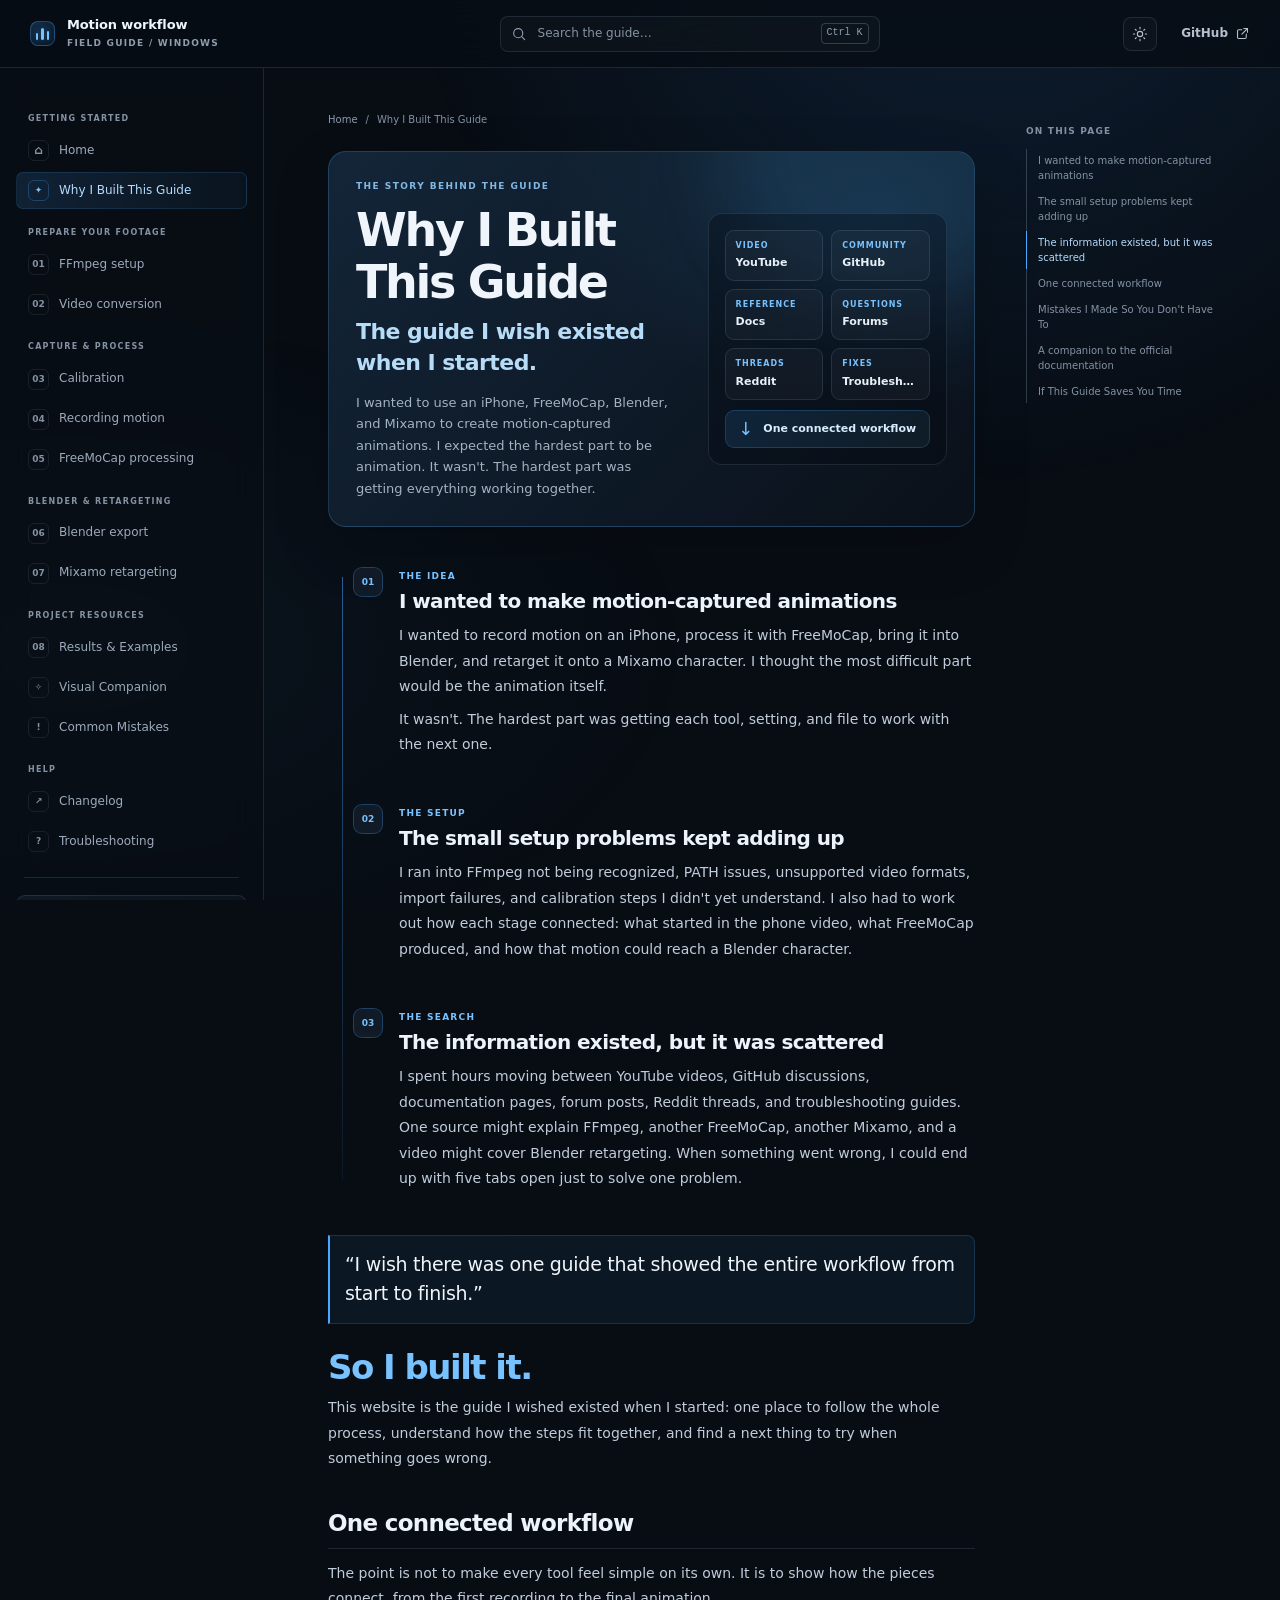
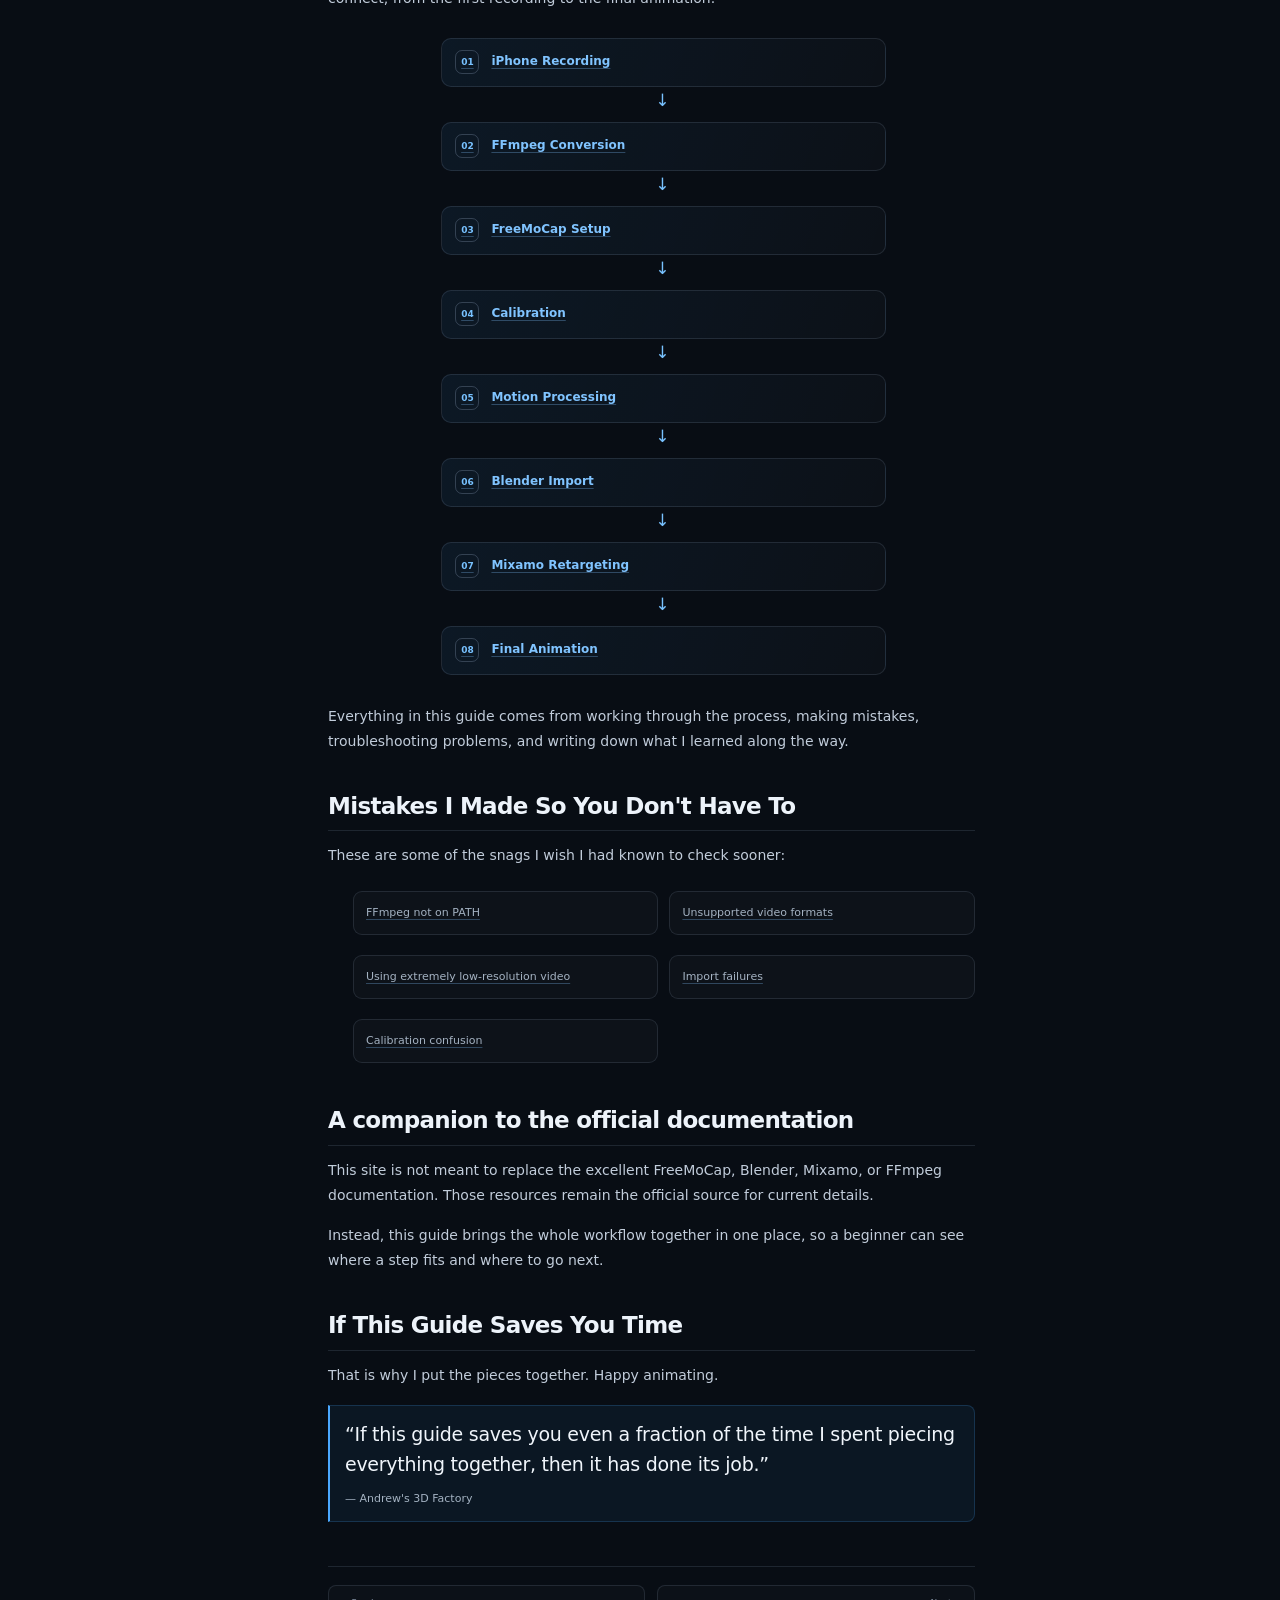
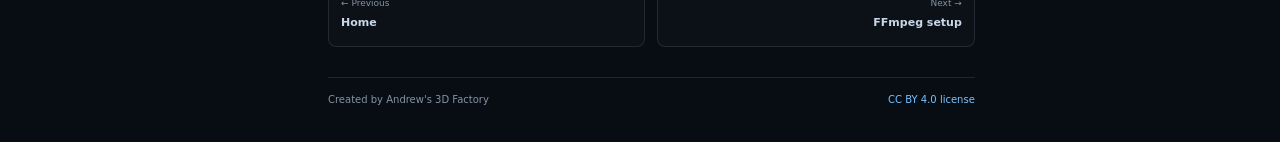
<file: docs/why-i-built-this-guide.html>
<!doctype html>
<html lang="en">
<head>
  <meta charset="utf-8"><meta name="viewport" content="width=device-width, initial-scale=1">
  <meta name="description" content="The personal story behind a beginner-friendly guide connecting iPhone recording, FreeMoCap, Blender, and Mixamo into one workflow.">
  <meta name="theme-color" content="#0a0e14"><meta property="og:type" content="article">
  <meta property="og:title" content="Why I Built This Guide · FreeMoCap Motion Workflow">
  <meta property="og:description" content="The guide I wish existed when I started: one practical path from iPhone recording to a retargeted Blender animation.">
  <meta property="og:url" content="https://andrews3dfactory.github.io/FreeMoCap-Mixamo-Blender-Workflow/docs/why-i-built-this-guide.html">
  <meta property="og:image" content="https://andrews3dfactory.github.io/FreeMoCap-Mixamo-Blender-Workflow/assets/images/social-card.png">
  <meta property="og:image:secure_url" content="https://andrews3dfactory.github.io/FreeMoCap-Mixamo-Blender-Workflow/assets/images/social-card.png">
  <meta property="og:image:type" content="image/png"><meta property="og:image:width" content="1200"><meta property="og:image:height" content="630">
  <meta property="og:image:alt" content="FreeMoCap motion-capture workflow: iPhone video to animated Blender character">
  <link rel="canonical" href="https://andrews3dfactory.github.io/FreeMoCap-Mixamo-Blender-Workflow/docs/why-i-built-this-guide.html">
  <title>Why I Built This Guide · FreeMoCap Motion Workflow</title>
  <link rel="icon" href="../favicon.ico" sizes="any"><link rel="icon" href="../assets/icons/favicon.svg" type="image/svg+xml">
  <link rel="stylesheet" href="../assets/css/site.css?v=14"><script src="../assets/js/site.js?v=13" defer></script>
</head>
<body data-page="why-i-built-this-guide">
  <a class="skip-link" href="#main-content">Skip to content</a><div class="reading-progress" aria-hidden="true"><span id="reading-progress-bar"></span></div>
  <header class="topbar">
    <button class="icon-button mobile-menu-button" type="button" aria-label="Open navigation menu" aria-expanded="false" aria-controls="site-sidebar" data-menu-toggle><svg viewBox="0 0 24 24" aria-hidden="true"><path d="M4 7h16M4 12h16M4 17h16"/></svg></button>
    <a class="brand" href="../index.html" aria-label="FreeMoCap workflow home"><span class="brand-mark" aria-hidden="true"><span></span><span></span><span></span></span><span>Motion workflow<span class="brand-sub">FIELD GUIDE / WINDOWS</span></span></a>
    <div class="topbar-search"><label class="sr-only" for="site-search">Search the guide</label><svg viewBox="0 0 24 24" aria-hidden="true"><circle cx="10.8" cy="10.8" r="6.8"/><path d="m16 16 4.5 4.5"/></svg><input id="site-search" type="search" placeholder="Search the guide…" autocomplete="off" aria-controls="search-results" aria-expanded="false"><kbd>Ctrl K</kbd><div class="search-results" id="search-results" role="listbox" aria-label="Guide pages"></div></div>
    <a class="topbar-github" href="https://github.com/Andrews3dfactory/FreeMoCap-Mixamo-Blender-Workflow" target="_blank" rel="noreferrer"><span>GitHub</span><svg viewBox="0 0 24 24" aria-hidden="true"><path d="M14 4h6v6M20 4l-9 9"/><path d="M18 13v5a2 2 0 0 1-2 2H6a2 2 0 0 1-2-2V8a2 2 0 0 1 2-2h5"/></svg></a>
  </header>
  <aside class="sidebar" id="site-sidebar" aria-label="Documentation navigation"><div class="sidebar-inner"><nav class="sidebar-nav" data-sidebar-nav></nav><div class="sidebar-rule"></div><a class="sidebar-callout" href="troubleshooting.html"><span class="callout-icon">?</span><span><strong>Need a hand?</strong><small>Browse troubleshooting</small></span><span class="callout-arrow">↗</span></a><p class="sidebar-version">A community guide · Software interfaces vary by release.</p></div></aside><div class="sidebar-scrim" data-menu-close></div>
  <main class="main-content" id="main-content" tabindex="-1">
    <div class="doc-layout">
      <article class="doc-article story-article">
        <div class="breadcrumbs"><a href="../index.html">Home</a><span>/</span><span>Why I Built This Guide</span></div>
        <header class="story-hero">
          <div class="story-hero-copy">
            <div class="doc-label">THE STORY BEHIND THE GUIDE</div>
            <h1 class="doc-title">Why I Built This Guide</h1>
            <p class="story-hero-subtitle">The guide I wish existed when I started.</p>
            <p class="story-hero-intro">I wanted to use an iPhone, FreeMoCap, Blender, and Mixamo to create motion-captured animations. I expected the hardest part to be animation. It wasn't. The hardest part was getting everything working together.</p>
          </div>
          <div class="story-hero-art" aria-hidden="true">
            <div class="story-source-cloud">
              <span class="story-source-card"><small>VIDEO</small><strong>YouTube</strong></span>
              <span class="story-source-card"><small>COMMUNITY</small><strong>GitHub</strong></span>
              <span class="story-source-card"><small>REFERENCE</small><strong>Docs</strong></span>
              <span class="story-source-card"><small>QUESTIONS</small><strong>Forums</strong></span>
              <span class="story-source-card"><small>THREADS</small><strong>Reddit</strong></span>
              <span class="story-source-card"><small>FIXES</small><strong>Troubleshooting</strong></span>
            </div>
            <div class="story-visual-core"><span aria-hidden="true">↓</span><strong>One connected workflow</strong></div>
          </div>
        </header>
        <div class="doc-content story-content" data-doc-content>
          <ol class="story-timeline" aria-label="How this guide came to be">
            <li class="story-timeline-item">
              <span class="story-timeline-marker" aria-hidden="true">01</span>
              <div class="story-beat">
                <p class="story-kicker">THE IDEA</p>
                <h2 id="the-idea">I wanted to make motion-captured animations</h2>
                <p>I wanted to record motion on an iPhone, process it with FreeMoCap, bring it into Blender, and retarget it onto a Mixamo character. I thought the most difficult part would be the animation itself.</p>
                <p>It wasn't. The hardest part was getting each tool, setting, and file to work with the next one.</p>
              </div>
            </li>
            <li class="story-timeline-item">
              <span class="story-timeline-marker" aria-hidden="true">02</span>
              <div class="story-beat">
                <p class="story-kicker">THE SETUP</p>
                <h2 id="hardest-part">The small setup problems kept adding up</h2>
                <p>I ran into FFmpeg not being recognized, PATH issues, unsupported video formats, import failures, and calibration steps I didn't yet understand. I also had to work out how each stage connected: what started in the phone video, what FreeMoCap produced, and how that motion could reach a Blender character.</p>
              </div>
            </li>
            <li class="story-timeline-item">
              <span class="story-timeline-marker" aria-hidden="true">03</span>
              <div class="story-beat">
                <p class="story-kicker">THE SEARCH</p>
                <h2 id="scattered-information">The information existed, but it was scattered</h2>
                <p>I spent hours moving between YouTube videos, GitHub discussions, documentation pages, forum posts, Reddit threads, and troubleshooting guides. One source might explain FFmpeg, another FreeMoCap, another Mixamo, and a video might cover Blender retargeting. When something went wrong, I could end up with five tabs open just to solve one problem.</p>
              </div>
            </li>
          </ol>

          <blockquote class="story-quote"><p>“I wish there was one guide that showed the entire workflow from start to finish.”</p></blockquote>
          <p class="story-punchline">So I built it.</p>
          <p>This website is the guide I wished existed when I started: one place to follow the whole process, understand how the steps fit together, and find a next thing to try when something goes wrong.</p>

          <section class="story-workflow-section" aria-labelledby="story-workflow-title">
            <h2 id="story-workflow-title">One connected workflow</h2>
            <p>The point is not to make every tool feel simple on its own. It is to show how the pieces connect, from the first recording to the final animation.</p>
            <ol class="story-workflow">
              <li><a class="story-workflow-step" href="recording-motion.html"><span class="story-workflow-number" aria-hidden="true">01</span><span>iPhone Recording</span></a></li>
              <li><a class="story-workflow-step" href="video-conversion.html"><span class="story-workflow-number" aria-hidden="true">02</span><span>FFmpeg Conversion</span></a></li>
              <li><a class="story-workflow-step" href="freemocap-processing.html"><span class="story-workflow-number" aria-hidden="true">03</span><span>FreeMoCap Setup</span></a></li>
              <li><a class="story-workflow-step" href="calibration.html"><span class="story-workflow-number" aria-hidden="true">04</span><span>Calibration</span></a></li>
              <li><a class="story-workflow-step" href="freemocap-processing.html"><span class="story-workflow-number" aria-hidden="true">05</span><span>Motion Processing</span></a></li>
              <li><a class="story-workflow-step" href="blender-export.html"><span class="story-workflow-number" aria-hidden="true">06</span><span>Blender Import</span></a></li>
              <li><a class="story-workflow-step" href="mixamo-retargeting.html"><span class="story-workflow-number" aria-hidden="true">07</span><span>Mixamo Retargeting</span></a></li>
              <li><a class="story-workflow-step" href="results-examples.html#final-animation"><span class="story-workflow-number" aria-hidden="true">08</span><span>Final Animation</span></a></li>
            </ol>
            <p>Everything in this guide comes from working through the process, making mistakes, troubleshooting problems, and writing down what I learned along the way.</p>
          </section>

          <section class="story-mistakes-section" aria-labelledby="story-mistakes-title">
            <h2 id="story-mistakes-title">Mistakes I Made So You Don't Have To</h2>
            <p>These are some of the snags I wish I had known to check sooner:</p>
            <ul class="story-mistake-list">
              <li><a href="ffmpeg-setup.html#path">FFmpeg not on PATH</a></li>
              <li><a href="video-conversion.html">Unsupported video formats</a></li>
              <li><a href="common-mistakes.html#low-resolution">Using extremely low-resolution video</a></li>
              <li><a href="troubleshooting.html#import">Import failures</a></li>
              <li><a href="calibration.html">Calibration confusion</a></li>
            </ul>
          </section>

          <section class="story-docs-section" aria-labelledby="story-docs-title">
            <h2 id="story-docs-title">A companion to the official documentation</h2>
            <p>This site is not meant to replace the excellent FreeMoCap, Blender, Mixamo, or FFmpeg documentation. Those resources remain the official source for current details.</p>
            <p>Instead, this guide brings the whole workflow together in one place, so a beginner can see where a step fits and where to go next.</p>
          </section>

          <section class="story-closing" aria-labelledby="story-closing-title">
            <h2 id="story-closing-title">If This Guide Saves You Time</h2>
            <p>That is why I put the pieces together. Happy animating.</p>
            <blockquote class="story-quote story-quote-closing"><p>“If this guide saves you even a fraction of the time I spent piecing everything together, then it has done its job.”</p><footer>— Andrew's 3D Factory</footer></blockquote>
          </section>
        </div>
        <nav class="doc-pager" data-doc-pager aria-label="Page navigation"></nav>
        <footer class="doc-footer"><span>Created by Andrew's 3D Factory</span><a href="../LICENSE">CC BY 4.0 license</a></footer>
      </article>
      <aside class="doc-aside" aria-label="On this page"><div class="toc-title">ON THIS PAGE</div><nav class="toc-nav" data-toc></nav></aside>
    </div>
  </main>
  <button class="back-to-top" type="button" aria-label="Back to top" data-back-to-top>↑</button>
</body>
</html>
</file>
<file: assets/css/site.css>
:root {
  color-scheme: dark;
  --bg: #080d14;
  --bg-soft: #0d1420;
  --panel: #111a27;
  --panel-raised: #172333;
  --border: rgba(159, 181, 207, .15);
  --border-strong: rgba(159, 181, 207, .27);
  --text: #f0f5fb;
  --muted: #a4b2c2;
  --subtle: #8d9daf;
  --blue: #4aa8ff;
  --blue-bright: #78c2ff;
  --cyan: #73e2e6;
  --green: #67d8a1;
  --amber: #f0bf69;
  --shadow: 0 24px 70px rgba(0, 0, 0, .34);
  --sidebar-width: 264px;
  --topbar-height: 68px;
  font-family: Inter, ui-sans-serif, system-ui, -apple-system, BlinkMacSystemFont, "Segoe UI", sans-serif;
}

@view-transition { navigation: auto; }

* { box-sizing: border-box; }
html { scroll-behavior: smooth; scroll-padding-top: calc(var(--topbar-height) + 22px); }
body { margin: 0; background: var(--bg); color: var(--text); font-size: 15px; line-height: 1.65; }
body::before { position: fixed; inset: 0; z-index: -1; pointer-events: none; content: ""; background: radial-gradient(ellipse at 77% -18%, rgba(37, 117, 196, .19), transparent 43%), radial-gradient(ellipse at 4% 72%, rgba(30, 94, 132, .075), transparent 37%); }
a { color: var(--blue-bright); text-decoration: none; }
a:hover { color: #a4d5ff; }
button, input { font: inherit; }
button { color: inherit; }
svg { width: 20px; height: 20px; fill: none; stroke: currentColor; stroke-width: 1.7; stroke-linecap: round; stroke-linejoin: round; }
.sr-only { position: absolute; width: 1px; height: 1px; padding: 0; overflow: hidden; clip: rect(0,0,0,0); white-space: nowrap; clip-path: inset(50%); }
.skip-link { position: fixed; z-index: 100; top: 8px; left: 8px; padding: 9px 14px; transform: translateY(-160%); border-radius: 8px; background: white; color: #07111c; }
.skip-link:focus { transform: translateY(0); }
.reading-progress { position: fixed; z-index: 60; top: var(--topbar-height); right: 0; left: 0; height: 2px; pointer-events: none; background: transparent; }
.reading-progress span { display: block; width: 0; height: 100%; background: linear-gradient(90deg, var(--blue), var(--cyan)); box-shadow: 0 0 10px rgba(69, 165, 255, .6); }

.topbar { position: fixed; z-index: 50; inset: 0 0 auto; display: flex; align-items: center; height: var(--topbar-height); padding: 0 30px; border-bottom: 1px solid var(--border); background: rgba(8, 13, 20, .86); backdrop-filter: blur(22px) saturate(145%); }
.brand { display: inline-flex; align-items: center; gap: 12px; min-width: 244px; color: var(--text); font-size: 13px; font-weight: 650; letter-spacing: -.01em; line-height: 1.15; }
.brand:hover { color: var(--text); }
.brand-sub { display: block; margin-top: 5px; color: var(--subtle); font-size: 9px; font-weight: 700; letter-spacing: .14em; }
.brand-mark { display: flex; align-items: end; gap: 3px; width: 25px; height: 25px; padding: 5px; border: 1px solid rgba(93, 177, 255, .3); border-radius: 8px; background: linear-gradient(145deg, rgba(69, 165, 255, .22), rgba(69, 165, 255, .055)); }
.brand-mark span { width: 3px; border-radius: 4px; background: var(--blue-bright); box-shadow: 0 0 8px rgba(69, 165, 255, .45); }
.brand-mark span:nth-child(1) { height: 7px; }.brand-mark span:nth-child(2) { height: 12px; }.brand-mark span:nth-child(3) { height: 9px; }
.topbar-search { position: relative; display: flex; align-items: center; gap: 9px; width: min(380px, 42vw); height: 36px; margin: 0 auto; padding: 0 10px; border: 1px solid var(--border); border-radius: 8px; background: rgba(255,255,255,.025); color: var(--subtle); transition: border-color .2s, background .2s; }
.topbar-search:focus-within { border-color: rgba(69,165,255,.55); background: rgba(69,165,255,.045); }
.topbar-search svg { width: 16px; height: 16px; flex: none; }
.topbar-search input { width: 100%; min-width: 0; border: 0; outline: 0; background: transparent; color: var(--text); font-size: 12px; }
.topbar-search input::placeholder { color: #8793a3; }
.topbar-search kbd { flex: none; padding: 1px 5px; border: 1px solid var(--border-strong); border-radius: 4px; color: var(--subtle); font-size: 10px; white-space: nowrap; }
.search-results { position: absolute; z-index: 90; top: calc(100% + 9px); right: 0; left: 0; display: none; max-height: min(420px, 70vh); overflow: auto; padding: 6px; border: 1px solid var(--border-strong); border-radius: 12px; background: #101721; box-shadow: var(--shadow); }
.search-results.is-open { display: block; }
.search-result { display: block; padding: 10px 11px; border-radius: 8px; color: var(--text); }
.search-result:hover, .search-result[aria-selected="true"] { background: rgba(69,165,255,.12); color: white; }
.search-result strong { display: block; font-size: 12px; }.search-result small { display: block; margin-top: 2px; color: var(--muted); font-size: 11px; }
.search-empty { padding: 14px 11px; color: var(--muted); font-size: 12px; }
.topbar-github { display: inline-flex; align-items: center; gap: 7px; margin-left: 24px; color: #b6c1ce; font-size: 12px; font-weight: 560; }
.topbar-github svg { width: 15px; height: 15px; }.topbar-github:hover { color: white; }
.mobile-menu-button { display: none !important; }

.sidebar { position: fixed; z-index: 40; top: var(--topbar-height); bottom: 0; left: 0; width: var(--sidebar-width); overflow-y: auto; border-right: 1px solid var(--border); background: rgba(9, 14, 21, .72); backdrop-filter: blur(16px); }
.sidebar-inner { display: flex; flex-direction: column; min-height: 100%; padding: 30px 16px 18px; }
.sidebar-kicker { padding: 0 12px 12px; color: #8492a3; font-size: 9px; font-weight: 760; letter-spacing: .16em; }
.sidebar-nav { display: grid; gap: 3px; }
.nav-link { display: flex; align-items: center; gap: 10px; min-height: 37px; padding: 7px 11px; border: 1px solid transparent; border-radius: 7px; color: #9caabc; font-size: 12px; transition: background .16s, color .16s, border-color .16s; }
.nav-link:hover { background: rgba(255,255,255,.04); color: #eaf3fc; }
.nav-link[aria-current="page"] { border-color: rgba(69,165,255,.15); background: linear-gradient(90deg, rgba(69,165,255,.14), rgba(69,165,255,.045)); color: #b5dcff; }
.nav-number { display: inline-grid; width: 21px; height: 21px; place-items: center; border: 1px solid rgba(155,174,197,.12); border-radius: 6px; color: #8492a3; font-size: 9px; font-weight: 700; }
.nav-link[aria-current="page"] .nav-number { border-color: rgba(69,165,255,.28); color: var(--blue-bright); }
.nav-link[data-nav-home] .nav-number { font-size: 12px; }
.nav-group-label { padding: 14px 12px 4px; color: #8492a3; font-size: 8px; }
.toc-nav .toc-nested { padding-left: 22px; font-size: 9px; }
.sidebar-rule { height: 1px; margin: 17px 8px; background: var(--border); }
.sidebar-callout { display: flex; align-items: center; gap: 10px; padding: 12px 10px; border: 1px solid var(--border); border-radius: 9px; background: linear-gradient(135deg, rgba(72,134,191,.1), rgba(15,24,34,.5)); color: var(--text); }
.callout-icon { display: grid; width: 24px; height: 24px; flex: none; place-items: center; border: 1px solid rgba(103,185,255,.25); border-radius: 7px; color: var(--blue-bright); font-size: 13px; font-weight: 700; }
.sidebar-callout strong, .sidebar-callout small { display: block; }.sidebar-callout strong { font-size: 11px; }.sidebar-callout small { margin-top: 2px; color: var(--muted); font-size: 10px; }
.callout-arrow { margin-left: auto; color: var(--subtle); font-size: 12px; }
.sidebar-version { margin: auto 8px 0; padding-top: 22px; color: #8492a3; font-size: 10px; line-height: 1.55; }
.sidebar-scrim { display: none; }

.main-content { width: min(100% - var(--sidebar-width), 1230px); min-height: 100vh; margin-left: var(--sidebar-width); padding: calc(var(--topbar-height) + 44px) clamp(28px, 5vw, 76px) 34px; }
.home-content { max-width: 1600px; }
.hero { position: relative; display: grid; grid-template-columns: minmax(0, 1fr) minmax(300px, .76fr); align-items: center; gap: clamp(32px, 5.2vw, 78px); min-height: 540px; padding: 36px 0 66px; }
.hero::before { position: absolute; inset: 12px -30px 35px; z-index: -1; border: 1px solid rgba(140,179,216,.15); border-radius: 22px; background: radial-gradient(ellipse at 83% 42%, rgba(32,123,195,.15), transparent 49%), linear-gradient(125deg, rgba(20,33,48,.58), rgba(11,17,25,.2) 58%, rgba(20,34,48,.42)); content: ""; }
.hero::after { position: absolute; top: 3%; right: 3%; z-index: -1; width: min(45vw, 460px); aspect-ratio: 1; border: 1px solid rgba(74,161,226,.07); border-radius: 50%; box-shadow: 0 0 0 35px rgba(74,161,226,.022), 0 0 0 70px rgba(74,161,226,.015); content: ""; pointer-events: none; }
.hero-copy { position: relative; z-index: 1; animation: enter-up .7s ease both; }
.eyebrow { display: flex; align-items: center; gap: 8px; color: #8ca2b8; font-size: 10px; font-weight: 750; letter-spacing: .15em; }
.status-pulse { width: 7px; height: 7px; border-radius: 50%; background: var(--cyan); box-shadow: 0 0 12px rgba(102,224,229,.75); }
h1 { margin: 22px 0 18px; font-size: clamp(38px, 4.3vw, 61px); font-weight: 680; letter-spacing: -.055em; line-height: 1.07; }
.text-gradient { background: linear-gradient(95deg, #c0e0ff 0%, #59b2ff 45%, #6bd8e3 100%); background-clip: text; -webkit-text-fill-color: transparent; }
.hero-subtitle { max-width: 540px; margin: 0; color: #a8b5c4; font-size: clamp(15px, 1.35vw, 18px); line-height: 1.75; }
.hero-actions { display: flex; flex-wrap: wrap; gap: 11px; margin-top: 31px; }
.button { display: inline-flex; align-items: center; justify-content: center; gap: 14px; min-height: 43px; padding: 0 16px; border: 1px solid transparent; border-radius: 8px; font-size: 12px; font-weight: 680; transition: transform .18s, box-shadow .2s, background .2s; }
.button:hover { transform: translateY(-2px); }
.button-primary { border-color: rgba(108,192,255,.35); background: linear-gradient(135deg, #2997eb, #2375cc); box-shadow: 0 8px 26px rgba(25,118,204,.24), inset 0 1px 0 rgba(255,255,255,.18); color: white; }
.button-primary:hover { background: linear-gradient(135deg, #42a8f4, #2d83dc); color: white; box-shadow: 0 10px 30px rgba(25,118,204,.33); }
.button-secondary { border-color: var(--border-strong); background: rgba(255,255,255,.025); color: #c4cfdb; }
.button-secondary:hover { border-color: rgba(112,180,236,.36); background: rgba(255,255,255,.05); color: white; }
.hero-meta { display: flex; align-items: center; gap: 8px; margin-top: 36px; color: #8492a3; font-size: 9px; font-weight: 700; letter-spacing: .15em; }
.meta-dot { width: 5px; height: 5px; border-radius: 50%; background: #4a9be0; }
.hero-visual { position: relative; z-index: 0; width: 100%; max-width: 420px; justify-self: end; padding: 19px; overflow: hidden; border: 1px solid rgba(145,178,211,.25); border-radius: 17px; background: linear-gradient(145deg, rgba(22,34,48,.82), rgba(13,20,29,.86)); box-shadow: 0 30px 80px rgba(0,0,0,.36), inset 0 1px 0 rgba(255,255,255,.07); color: #edf3fa; backdrop-filter: blur(18px); animation: enter-up .78s .12s ease both; }
.visual-glow { position: absolute; top: -120px; right: -80px; width: 260px; height: 260px; border-radius: 50%; background: rgba(40,134,213,.14); filter: blur(60px); pointer-events: none; }
.visual-topline { position: relative; display: flex; justify-content: space-between; padding: 0 4px 14px; color: #8092a7; font-size: 9px; font-weight: 750; letter-spacing: .16em; }
.live-label { display: flex; align-items: center; gap: 6px; color: #93a6b9; letter-spacing: .1em; }.live-label i { width: 5px; height: 5px; border-radius: 50%; background: var(--green); box-shadow: 0 0 8px rgba(103,216,161,.6); }
.flow-list { position: relative; display: grid; justify-items: center; }
.flow-step { position: relative; display: flex; align-items: center; gap: 11px; width: 100%; min-height: 52px; padding: 7px 9px; border: 1px solid rgba(162,185,211,.1); border-radius: 9px; background: rgba(8,13,19,.43); transition: transform .2s, border-color .2s, background .2s; }
.flow-step:hover { transform: translateX(3px); border-color: rgba(74,164,235,.35); background: rgba(35,76,108,.18); }
.flow-step > span:nth-child(2) { min-width: 0; }.flow-step b, .flow-step small { display: block; }.flow-step b { font-size: 11px; font-weight: 670; }.flow-step small { margin-top: 1px; color: #7f8ea0; font-size: 9px; }
.flow-index { margin-left: auto; color: #8492a3; font-size: 9px; font-variant-numeric: tabular-nums; }
.flow-icon { display: grid; width: 31px; height: 31px; flex: none; place-items: center; border: 1px solid rgba(92,173,239,.23); border-radius: 8px; background: rgba(63,143,211,.1); color: #88caff; font-size: 15px; }
.ffmpeg-icon { color: #93d6a8; border-color: rgba(103,216,161,.23); background: rgba(75,169,114,.1); font-size: 12px; }
.free-icon { color: #83d8df; border-color: rgba(102,224,229,.23); background: rgba(49,153,159,.1); font-size: 12px; font-weight: 800; }
.track-icon { color: #c3aaff; border-color: rgba(177,139,255,.23); background: rgba(131,87,211,.1); }
.blender-icon { color: #ffa971; border-color: rgba(255,169,113,.23); background: rgba(221,107,55,.1); }
.character-icon { color: #f0ce84; border-color: rgba(240,191,105,.24); background: rgba(195,144,61,.1); }
.flow-step-final { border-color: rgba(240,191,105,.22); background: rgba(181,131,45,.055); }
.flow-connector { height: 16px; color: #8492a3; font-size: 13px; line-height: 16px; }
.flow-connector { animation: flow-pulse 2.4s ease-in-out infinite; }
.flow-connector:nth-of-type(4) { animation-delay: .25s; }.flow-connector:nth-of-type(6) { animation-delay: .5s; }.flow-connector:nth-of-type(8) { animation-delay: .75s; }.flow-connector:nth-of-type(10) { animation-delay: 1s; }.flow-connector:nth-of-type(12) { animation-delay: 1.25s; }
.visual-caption { display: flex; align-items: center; gap: 7px; margin-top: 13px; color: #8492a3; font-size: 8px; font-weight: 750; letter-spacing: .17em; }.caption-line { width: 18px; height: 1px; background: #59acff; }
.transformation-flow { display: grid; grid-template-columns: minmax(0, 1fr) 20px minmax(0, 1fr) 20px minmax(0, 1fr); align-items: center; gap: 4px; }
.transform-stage { min-width: 0; margin: 0; padding: 7px; border: 1px solid rgba(162,185,211,.13); border-radius: 10px; background: rgba(8,13,19,.45); }
.transform-stage img { display: block; width: 100%; aspect-ratio: 1.2; object-fit: cover; border-radius: 6px; }
.transform-stage figcaption { padding: 7px 1px 1px; }
.transform-stage strong, .transform-stage small { display: block; }
.transform-stage strong { font-size: 9px; line-height: 1.35; }
.transform-stage small { margin-top: 3px; color: #91a0b0; font-size: 8px; line-height: 1.4; }
.transform-arrow { color: #88caff; font-size: 14px; text-align: center; animation: arrow-drift 1.8s ease-in-out infinite; }
.transform-arrow:nth-of-type(2) { animation-delay: .35s; }
@keyframes arrow-drift { 50% { transform: translateX(3px); color: var(--cyan); } }

.section-block { padding: 52px 0; border-top: 1px solid var(--border); }
.section-heading { display: flex; align-items: end; justify-content: space-between; gap: 25px; margin-bottom: 22px; }
.section-heading h2 { display: inline-block; margin: 8px 8px 0 0; font-size: clamp(23px, 2.4vw, 31px); font-weight: 630; letter-spacing: -.035em; line-height: 1.2; vertical-align: middle; }
.difficulty-label { display: inline-flex; align-items: center; width: fit-content; padding: 3px 7px; border: 1px solid currentColor; border-radius: 999px; font-size: 8px; font-weight: 760; letter-spacing: .045em; line-height: 1.2; white-space: nowrap; vertical-align: middle; }
.section-heading h2 + .difficulty-label { margin-left: 3px; }
.doc-content h2 .difficulty-label, .doc-content h3 .difficulty-label { margin-left: 8px; }
.difficulty-beginner { border-color: rgba(103,216,161,.28); background: rgba(63,164,117,.1); color: #8be2b6; }
.difficulty-intermediate { border-color: rgba(240,191,105,.3); background: rgba(188,135,51,.1); color: #f0c873; }
.difficulty-advanced { border-color: rgba(255,131,145,.28); background: rgba(190,74,89,.1); color: #ff9ba5; }
.section-heading > p { max-width: 330px; margin: 0 0 2px; color: var(--muted); font-size: 12px; line-height: 1.65; }
.workflow-grid { display: grid; grid-template-columns: repeat(3, minmax(0, 1fr)); gap: 13px; }
.workflow-card { display: flex; min-height: 190px; flex-direction: column; padding: 17px; border: 1px solid var(--border); border-radius: 13px; background: linear-gradient(145deg, rgba(20,30,43,.78), rgba(14,20,29,.76)); box-shadow: 0 8px 25px rgba(0,0,0,.1); color: var(--text); transition: transform .22s, border-color .22s, box-shadow .22s, background .22s; }
.workflow-card:hover, .workflow-card:focus-visible { transform: translateY(-4px); border-color: rgba(95,174,236,.38); background: linear-gradient(145deg, rgba(25,46,66,.9), rgba(13,24,36,.9)); box-shadow: 0 18px 36px rgba(0,0,0,.22); color: white; }
.workflow-card-top { display: flex; align-items: center; justify-content: space-between; width: 100%; }
.workflow-number { display: grid; width: 29px; height: 29px; place-items: center; border: 1px solid rgba(90,170,234,.25); border-radius: 8px; background: rgba(57,139,205,.1); color: #91caff; font-size: 9px; font-weight: 750; }
.time-chip { padding: 4px 8px; border: 1px solid rgba(91,173,237,.2); border-radius: 999px; background: rgba(57,139,205,.09); color: #a7d6ff; font-size: 9px; font-weight: 650; }
.workflow-card h3 { margin: 13px 0 8px; font-size: 14px; letter-spacing: -.02em; }
.workflow-reveal { max-height: 0; margin: 0; overflow: hidden; color: var(--muted); font-size: 11px; line-height: 1.6; opacity: 0; transform: translateY(-4px); transition: max-height .28s ease, opacity .22s ease, transform .22s ease, margin .22s ease; }
.workflow-card:hover .workflow-reveal, .workflow-card:focus-visible .workflow-reveal { max-height: 72px; margin: 10px 0 0; opacity: 1; transform: translateY(0); }
.workflow-link { display: flex; align-items: center; justify-content: space-between; gap: 10px; margin-top: auto; padding-top: 13px; color: #8ccaff; font-size: 10px; font-weight: 650; }
.workflow-link b { font-size: 14px; font-weight: 500; }
.time-grid { display: grid; grid-template-columns: repeat(5, minmax(0, 1fr)); gap: 10px; }
.time-card { display: grid; min-height: 140px; align-content: space-between; gap: 10px; padding: 14px; border: 1px solid var(--border); border-radius: 11px; background: rgba(255,255,255,.025); color: var(--text); transition: transform .2s, border-color .2s, background .2s; }
.time-card:hover { transform: translateY(-3px); border-color: rgba(91,173,237,.34); background: rgba(49,121,176,.08); color: white; }
.time-card > span:first-child { color: var(--muted); font-size: 10px; font-weight: 620; }
.time-card > strong { color: var(--text); font-size: 25px; letter-spacing: -.04em; }
.time-card > strong small { color: var(--subtle); font-size: 10px; font-weight: 550; letter-spacing: 0; }
.progress-summary { display: flex; align-items: center; justify-content: flex-end; gap: 9px; }
.progress-summary > strong { color: #91caff; font-size: 12px; font-variant-numeric: tabular-nums; }
.progress-track[role="progressbar"] { width: 110px; height: 5px; }
.checklist-completed { padding: 12px 19px; border-top: 1px solid rgba(159,181,207,.075); color: #9eafc1; font-size: 10px; }
.checklist-completed strong { color: #cbd9e7; font-size: 10px; }
.checklist-completed ul { display: flex; flex-wrap: wrap; gap: 6px; margin: 8px 0 0; padding: 0; list-style: none; }
.checklist-completed li { padding: 4px 8px; border: 1px solid rgba(103,216,161,.2); border-radius: 999px; background: rgba(63,164,117,.08); color: #a2dfbd; font-size: 9px; }
.feature-grid { display: grid; grid-template-columns: repeat(3, 1fr); gap: 13px; }
.feature-card { position: relative; display: block; min-height: 225px; padding: 19px; overflow: hidden; border: 1px solid var(--border); border-radius: 14px; background: linear-gradient(145deg, rgba(20,30,43,.78), rgba(14,20,29,.76)); color: var(--text); transition: transform .22s, border-color .22s, box-shadow .22s; }
.feature-card::after { position: absolute; top: -65px; right: -70px; width: 150px; height: 150px; border-radius: 50%; background: rgba(49,145,220,.065); content: ""; filter: blur(10px); }
.feature-card:hover { transform: translateY(-4px); border-color: rgba(95,174,236,.32); box-shadow: 0 18px 40px rgba(0,0,0,.2); color: white; }
.card-index { display: block; color: #8492a3; font-size: 8px; font-weight: 750; letter-spacing: .15em; }
.feature-icon { display: grid; width: 34px; height: 34px; margin-top: 16px; place-items: center; border: 1px solid rgba(87,165,229,.23); border-radius: 9px; background: rgba(56,130,192,.1); color: #8ccaff; font-size: 16px; }
.icon-track { color: #89d8ce; border-color: rgba(102,224,229,.18); background: rgba(49,153,159,.08); }.icon-animate { color: #d7b8ff; border-color: rgba(177,139,255,.2); background: rgba(131,87,211,.1); }
.feature-card h3 { margin: 13px 0 6px; font-size: 14px; font-weight: 650; letter-spacing: -.02em; }
.feature-card p { margin: 0; color: #91a0b0; font-size: 11px; line-height: 1.6; }
.card-link { display: flex; align-items: center; justify-content: space-between; margin-top: 18px; color: #8ebfe9; font-size: 10px; font-weight: 650; }.card-link b { font-size: 14px; font-weight: 500; }

.quickstart-grid { display: grid; grid-template-columns: repeat(3, 1fr); gap: 12px; }
.quickstart-step { display: flex; align-items: start; gap: 11px; min-height: 100px; padding: 16px; border: 1px solid var(--border); border-radius: 10px; background: linear-gradient(145deg, rgba(18,30,44,.68), rgba(13,20,29,.76)); color: var(--text); transition: transform .2s, border-color .2s, background .2s; }
.quickstart-step:hover { transform: translateY(-3px); border-color: rgba(91,173,237,.33); background: linear-gradient(145deg, rgba(26,47,67,.8), rgba(14,24,35,.85)); color: white; }
.quickstart-number { display: grid; width: 29px; height: 29px; flex: none; place-items: center; border: 1px solid rgba(90,170,234,.25); border-radius: 8px; background: rgba(57,139,205,.1); color: #91caff; font-size: 9px; font-weight: 750; }
.quickstart-copy { min-width: 0; }.quickstart-copy strong,.quickstart-copy small { display: block; }.quickstart-copy strong { font-size: 11px; font-weight: 650; }.quickstart-copy small { margin-top: 5px; color: #9aaabc; font-size: 10px; line-height: 1.55; }
.quickstart-arrow { margin-left: auto; color: #8bb9df; font-size: 12px; }
.quickstart-footnote { margin: 13px 0 0; color: #9aaabc; font-size: 10px; }.quickstart-footnote a { color: #9dcfff; }

.checklist-section { padding-top: 40px; }
.checklist-card { border: 1px solid var(--border); border-radius: 12px; background: linear-gradient(145deg, rgba(17,26,38,.78), rgba(13,19,28,.8)); box-shadow: 0 12px 35px rgba(0,0,0,.12); }
.checklist-header { display: flex; align-items: center; justify-content: space-between; gap: 15px; padding: 17px 19px; border-bottom: 1px solid var(--border); }
.checklist-header strong, .checklist-header small { display: block; }.checklist-header strong { font-size: 12px; }.checklist-header small { margin-top: 3px; color: var(--subtle); font-size: 10px; }
.check-progress { display: grid; gap: 5px; min-width: 115px; color: #91a0b0; font-size: 9px; text-align: right; }
.progress-track { height: 4px; overflow: hidden; border-radius: 5px; background: #273344; }.progress-track span { display: block; width: 0; height: 100%; border-radius: inherit; background: linear-gradient(90deg, var(--blue), var(--cyan)); transition: width .3s ease; }
.checklist-grid { display: grid; grid-template-columns: repeat(2, 1fr); }
.check-item { display: flex; align-items: start; gap: 10px; min-height: 65px; padding: 15px 19px; border-bottom: 1px solid rgba(159,181,207,.075); color: #c7d2df; font-size: 11px; transition: background .16s; }
.check-item:nth-child(odd) { border-right: 1px solid rgba(159,181,207,.075); }
.check-item:hover { background: rgba(255,255,255,.022); }
.check-item input { position: absolute; width: 1px; height: 1px; opacity: 0; }
.check-box { display: grid; width: 17px; height: 17px; flex: none; margin-top: 1px; place-items: center; border: 1px solid #536173; border-radius: 5px; color: transparent; font-size: 11px; transition: background .16s, border-color .16s, color .16s; }
.check-item input:checked + .check-box { border-color: #3eaa87; background: rgba(51,171,128,.2); color: #84e2b8; }
.check-item input:focus-visible + .check-box { outline: 2px solid var(--blue-bright); outline-offset: 3px; }
.check-item-copy { display: block; min-width: 0; }.check-item-copy label { display: block; cursor: pointer; }
.check-item small { display: block; margin-top: 2px; color: var(--subtle); font-size: 9px; }.check-item small a { color: #7daed8; }
.checklist-foot { display: flex; align-items: center; justify-content: space-between; gap: 12px; padding: 12px 19px; color: #8492a3; font-size: 9px; }
.text-button { padding: 4px 0; border: 0; background: none; color: #8ebfe9; font-size: 10px; cursor: pointer; }.text-button:hover { color: white; text-decoration: underline; }
.theme-toggle { display: grid; width: 34px; height: 34px; flex: none; margin-left: 18px; place-items: center; border: 1px solid var(--border); border-radius: 8px; background: rgba(255,255,255,.025); color: #b6c1ce; cursor: pointer; transition: background .18s, border-color .18s, color .18s; }
.theme-toggle svg { width: 16px; height: 16px; }
.theme-toggle:hover { border-color: rgba(112,180,236,.36); background: rgba(255,255,255,.06); color: var(--blue-bright); }

.text-link { color: #8ccaff; font-size: 11px; font-weight: 620; }.text-link span { padding-left: 5px; }
.screenshot-grid { display: grid; grid-template-columns: repeat(3, 1fr); gap: 12px; }
.screenshot-grid a { display: block; overflow: hidden; border: 1px solid var(--border); border-radius: 9px; background: rgba(255,255,255,.025); color: #b8c5d3; font-size: 10px; transition: transform .2s, border-color .2s; }
.screenshot-grid img { display: block; width: 100%; max-width: 100%; height: auto; aspect-ratio: 1.78; object-fit: cover; border-bottom: 1px solid var(--border); }
.screenshot-grid img.ffmpeg-screenshot { aspect-ratio: auto; object-fit: contain; background: #101318; }
.screenshot-grid .calibration-board-image { aspect-ratio: auto; object-fit: contain; background: #fff; }
.screenshot-grid figure { margin: 0; }
.screenshot-grid figcaption { display: grid; gap: 4px; padding: 9px 11px 11px; }
.screenshot-grid figcaption strong { color: inherit; font-size: 10px; }
.screenshot-grid figcaption small { color: var(--muted); font-size: 9px; line-height: 1.45; }
.screenshot-grid a:hover, .screenshot-grid a:focus-visible { transform: translateY(-3px); border-color: rgba(95,174,236,.36); color: white; }
.section-visual-note { display: flex; align-items: center; gap: 13px; margin: 15px 0 0; padding: 9px; border: 1px solid var(--border); border-radius: 10px; background: rgba(255,255,255,.022); }
.section-visual-note img { display: block; width: 104px; height: 64px; flex: none; margin: 0; border: 1px solid var(--border); border-radius: 6px; object-fit: cover; }
.section-visual-note img.ffmpeg-screenshot { object-fit: contain; background: #fff; }
.section-visual-note img.calibration-board-image { object-fit: contain; background: #fff; }
.section-visual-note figcaption { display: grid; gap: 3px; color: var(--muted); font-size: 9px; line-height: 1.5; }
.section-visual-note figcaption strong { color: #b6d6f1; font-size: 10px; }
.placeholder-note { margin: 11px 0 0; color: #8492a3; font-size: 10px; }
.trouble-grid { display: grid; grid-template-columns: repeat(2, 1fr); gap: 10px; }
.trouble-card { display: flex; align-items: center; gap: 12px; min-height: 68px; padding: 12px 14px; border: 1px solid var(--border); border-radius: 9px; background: rgba(255,255,255,.018); color: var(--text); transition: transform .18s, border-color .18s, background .18s; }
.trouble-card:hover { transform: translateY(-2px); border-color: rgba(91,173,237,.3); background: rgba(47,111,160,.08); color: white; }
.trouble-mark { color: #91c2e8; font-size: 9px; font-weight: 750; letter-spacing: .08em; }
.trouble-card strong,.trouble-card small { display: block; }.trouble-card strong { font-size: 11px; font-weight: 640; }.trouble-card small { margin-top: 3px; color: #a7b5c5; font-size: 9px; }.trouble-arrow { margin-left: auto; color: #a1b5c8; font-size: 12px; }
.community-grid { display: grid; grid-template-columns: repeat(2, minmax(0, 1fr)); gap: 10px; }
.community-card { display: flex; align-items: center; gap: 12px; min-height: 76px; padding: 14px; border: 1px solid var(--border); border-radius: 10px; background: linear-gradient(145deg, rgba(18,30,44,.68), rgba(13,20,29,.76)); color: var(--text); transition: transform .2s, border-color .2s, background .2s; }
.community-card:hover { transform: translateY(-2px); border-color: rgba(91,173,237,.35); background: rgba(49,121,176,.09); color: white; }
.community-icon { display: grid; width: 32px; height: 32px; flex: none; place-items: center; border: 1px solid rgba(90,170,234,.24); border-radius: 9px; color: #91caff; font-size: 14px; }
.community-card strong, .community-card small { display: block; }
.community-card strong { font-size: 11px; font-weight: 650; }
.community-card small { margin-top: 3px; color: var(--muted); font-size: 9px; }

.closing-banner { position: relative; display: flex; align-items: center; justify-content: space-between; gap: 25px; margin: 16px 0 28px; padding: 25px 27px; overflow: hidden; border: 1px solid rgba(88,163,221,.22); border-radius: 13px; background: linear-gradient(110deg, rgba(27,65,99,.36), rgba(18,30,43,.68) 63%, rgba(19,31,42,.58)); }
.banner-orb { position: absolute; top: -120px; left: 25%; width: 280px; height: 200px; border-radius: 50%; background: rgba(42,147,227,.12); filter: blur(55px); pointer-events: none; }
.closing-banner > div:not(.banner-orb), .closing-banner > a { position: relative; z-index: 1; }
.closing-banner h2 { margin: 7px 0 4px; font-size: 20px; font-weight: 630; letter-spacing: -.03em; }.closing-banner p { margin: 0; color: #9baabc; font-size: 11px; }
.site-footer { display: flex; align-items: center; justify-content: space-between; gap: 18px; padding: 20px 0 4px; border-top: 1px solid var(--border); color: #8492a3; font-size: 10px; }
.site-footer strong { color: #aab8c7; font-weight: 600; }.site-footer > span:last-child { display: flex; gap: 17px; }.site-footer a { color: #899aab; }.site-footer a:hover { color: var(--blue-bright); }
.back-to-top { position: fixed; z-index: 35; right: 24px; bottom: 24px; display: grid; width: 39px; height: 39px; place-items: center; transform: translateY(12px); border: 1px solid var(--border-strong); border-radius: 10px; background: rgba(19,29,41,.93); color: #b8dafa; font-size: 18px; opacity: 0; pointer-events: none; cursor: pointer; transition: opacity .2s, transform .2s, border-color .2s; }
.back-to-top.is-visible { transform: translateY(0); opacity: 1; pointer-events: auto; }.back-to-top:hover { border-color: rgba(89,172,255,.5); }

.doc-layout { display: grid; grid-template-columns: minmax(0, 1fr) 190px; gap: clamp(25px, 4vw, 55px); max-width: 1050px; margin: 0 auto; }
.doc-article { min-width: 0; max-width: 760px; }
.breadcrumbs { display: flex; align-items: center; flex-wrap: wrap; gap: 8px; color: #8492a3; font-size: 10px; }.breadcrumbs a { color: #8b9caf; }.breadcrumbs a:hover { color: var(--blue-bright); }
.doc-label { margin-top: 27px; color: #82b8e3; font-size: 9px; font-weight: 760; letter-spacing: .16em; text-transform: uppercase; }
.doc-title { margin: 7px 0 10px; font-size: clamp(32px, 4vw, 46px); font-weight: 660; letter-spacing: -.05em; line-height: 1.13; }
.doc-description { max-width: 690px; margin: 0; color: #aab7c6; font-size: 15px; line-height: 1.7; }
.doc-meta { display: flex; align-items: center; gap: 9px; margin-top: 16px; padding-bottom: 23px; border-bottom: 1px solid var(--border); color: #77879a; font-size: 10px; }.doc-meta-dot { width: 4px; height: 4px; border-radius: 50%; background: #54acfa; }
.doc-content { color: #c1ccda; font-size: 14px; line-height: 1.82; }
.doc-content h2 { margin: 39px 0 12px; padding-bottom: 9px; border-bottom: 1px solid var(--border); color: #edf3fa; font-size: 23px; font-weight: 630; letter-spacing: -.03em; line-height: 1.3; scroll-margin-top: calc(var(--topbar-height) + 20px); }
.doc-content h3 { margin: 25px 0 9px; color: #e0e9f2; font-size: 17px; font-weight: 640; letter-spacing: -.02em; scroll-margin-top: calc(var(--topbar-height) + 20px); }
.doc-content p { margin: 12px 0; }.doc-content ul, .doc-content ol { padding-left: 22px; }.doc-content li { margin: 6px 0; padding-left: 3px; }.doc-content li::marker { color: #5da8e4; }
.doc-content strong { color: #e0eaf4; font-weight: 640; }.doc-content code:not(pre code) { padding: 2px 5px; border: 1px solid rgba(142,168,196,.13); border-radius: 5px; background: rgba(148,173,201,.09); color: #aed7fa; font-size: .88em; }
.doc-content a { color: #80c4ff; text-decoration: underline; text-decoration-color: rgba(128,196,255,.3); text-underline-offset: 3px; }.doc-content a:hover { text-decoration-color: currentColor; }
.doc-content pre { position: relative; margin: 15px 0 18px; padding: 15px 16px; overflow: auto; border: 1px solid rgba(145,173,205,.16); border-radius: 9px; background: #0b1119; color: #d7e4f2; font-size: 12px; line-height: 1.65; tab-size: 2; }
.doc-content pre code { color: inherit; font-family: ui-monospace, SFMono-Regular, Menlo, Consolas, monospace; }
.copy-button { position: absolute; top: 7px; right: 7px; padding: 4px 8px; border: 1px solid var(--border-strong); border-radius: 5px; background: #172231; color: #aebdcd; font-size: 9px; cursor: pointer; }.copy-button:hover { border-color: rgba(69,165,255,.55); color: white; }
.doc-content blockquote { margin: 17px 0; padding: 12px 15px; border-left: 2px solid var(--blue); border-radius: 0 8px 8px 0; background: rgba(53,130,190,.09); color: #b8c6d6; }
.doc-content blockquote p { margin: 2px 0; }
.doc-content img { display: block; max-width: 100%; height: auto; margin: 18px auto; border: 1px solid var(--border); border-radius: 9px; }
.doc-content table { display: block; max-width: 100%; margin: 18px 0; overflow-x: auto; border-collapse: collapse; font-size: 12px; }.doc-content th, .doc-content td { padding: 9px 11px; border: 1px solid var(--border); text-align: left; vertical-align: top; }.doc-content th { background: rgba(255,255,255,.035); color: #e3edf8; }
.doc-content details { margin: 10px 0; border: 1px solid var(--border); border-radius: 8px; background: rgba(255,255,255,.018); }.doc-content details summary { padding: 11px 13px; color: #dbe8f5; font-weight: 620; cursor: pointer; }.doc-content details summary:hover { color: var(--blue-bright); }.doc-content details > div { padding: 0 13px 11px; }
.faq-list { display: grid; gap: 9px; }
.faq-list details { border: 1px solid var(--border); border-radius: 11px; background: linear-gradient(145deg, rgba(20,30,43,.62), rgba(14,20,29,.64)); transition: border-color .18s, background .18s; }
.faq-list details[open] { border-color: rgba(91,173,237,.3); background: rgba(47,111,160,.07); }
.faq-list summary { padding: 14px 16px; color: var(--text); font-size: 12px; font-weight: 640; cursor: pointer; }
.faq-list summary::marker { color: var(--blue-bright); }
.faq-list details p { margin: 0; padding: 0 16px 15px; color: var(--muted); font-size: 11px; line-height: 1.7; }
.doc-note { margin: 17px 0; padding: 13px 15px; border: 1px solid rgba(80,165,231,.2); border-radius: 8px; background: rgba(38,114,169,.075); }
.doc-note.note-warn { border-color: rgba(239,185,99,.23); background: rgba(173,117,43,.075); }.doc-note p { margin: 3px 0; }
.doc-screenshot { width: 100%; }
.doc-figure { margin: 20px 0 25px; padding: 10px; border: 1px solid var(--border); border-radius: 11px; background: rgba(255,255,255,.025); }
.doc-figure .doc-screenshot { width: 100%; height: auto; margin: 0; aspect-ratio: 1.78; object-fit: cover; }
.doc-figure .doc-screenshot.ffmpeg-screenshot { aspect-ratio: auto; object-fit: contain; background: #101318; }
.doc-figure .calibration-board-image { aspect-ratio: auto; object-fit: contain; background: #fff; }
.doc-figure .doc-screenshot.marketing-artwork { aspect-ratio: 3 / 2; object-fit: contain; background: #080d14; }
.doc-figure figcaption { display: grid; gap: 4px; padding: 10px 3px 2px; color: var(--muted); font-size: 10px; line-height: 1.55; }
.doc-figure figcaption strong { color: #b6d6f1; font-size: 10px; }
.doc-aside { position: sticky; top: calc(var(--topbar-height) + 26px); align-self: start; max-height: calc(100vh - var(--topbar-height) - 48px); overflow-y: auto; padding: 12px 0; }
.toc-title { padding: 0 0 10px; color: #8290a1; font-size: 9px; font-weight: 750; letter-spacing: .13em; }.toc-nav { display: grid; gap: 3px; border-left: 1px solid var(--border-strong); }
.toc-nav a { padding: 4px 0 4px 11px; border-left: 1px solid transparent; margin-left: -1px; color: #8392a4; font-size: 10px; line-height: 1.5; }.toc-nav a:hover, .toc-nav a.is-active { border-left-color: var(--blue); color: #b5d9fa; }
.toc-nav .toc-nested { padding-left: 22px; font-size: 9px; }
.mobile-toc { display: none; }
.doc-pager { display: grid; grid-template-columns: 1fr 1fr; gap: 12px; margin-top: 44px; padding-top: 18px; border-top: 1px solid var(--border); }.pager-link { display: block; min-height: 62px; padding: 10px 12px; border: 1px solid var(--border); border-radius: 8px; background: rgba(255,255,255,.02); }.pager-link:hover { border-color: rgba(69,165,255,.35); background: rgba(69,165,255,.04); }.pager-link:last-child { text-align: right; }.pager-kicker { display: block; color: #8492a3; font-size: 9px; }.pager-title { display: block; margin-top: 3px; color: #c8d8e8; font-size: 11px; font-weight: 610; }.doc-footer { display: flex; justify-content: space-between; gap: 16px; margin-top: 30px; padding-top: 14px; border-top: 1px solid var(--border); color: #8492a3; font-size: 10px; }

.kbd-hint { color: #8492a3; font-size: 10px; }
:focus-visible { outline: 2px solid var(--blue-bright); outline-offset: 3px; }
@keyframes enter-up { from { transform: translateY(13px); opacity: 0; } to { transform: translateY(0); opacity: 1; } }
@keyframes flow-pulse { 0%, 100% { transform: translateY(-1px); color: #8b9aaa; } 50% { transform: translateY(2px); color: #9bd5ff; } }
@keyframes page-enter { from { opacity: .65; } to { opacity: 1; } }
::view-transition-old(root) { animation: 120ms ease-out both page-enter; }
::view-transition-new(root) { animation: 180ms ease-out both page-enter; }
@view-transition { navigation: auto; }
.js-reveal { opacity: 0; transform: translateY(13px); transition: opacity .55s ease, transform .55s cubic-bezier(.2,.7,.2,1); }
.js-reveal.is-visible { transform: translateY(0); opacity: 1; }
.js-reveal[data-reveal-delay="1"] { transition-delay: 70ms; }.js-reveal[data-reveal-delay="2"] { transition-delay: 140ms; }.js-reveal[data-reveal-delay="3"] { transition-delay: 210ms; }

.nav-link:focus-visible, .sidebar-callout:focus-visible, .feature-card:focus-visible, .quickstart-step:focus-visible, .trouble-card:focus-visible, .screenshot-grid a:focus-visible { border-radius: 9px; }
.doc-content details[open] { border-color: rgba(91,173,237,.25); background: rgba(47,111,160,.045); }
.doc-content details summary::marker { color: var(--blue-bright); }
.doc-content img { max-width: 100%; }

@media (hover: none) {
  .button:hover, .feature-card:hover, .quickstart-step:hover, .trouble-card:hover, .flow-step:hover { transform: none; }
}
@media (forced-colors: active) {
  .nav-link[aria-current="page"], .check-item input:checked + .check-box { border: 1px solid currentColor; }
  .text-gradient { background: none; color: LinkText; -webkit-text-fill-color: currentColor; }
}

[data-theme="light"] {
  color-scheme: light;
  --bg: #f5f8fc;
  --bg-soft: #edf3f9;
  --panel: #ffffff;
  --panel-raised: #f1f6fb;
  --border: rgba(34, 57, 82, .13);
  --border-strong: rgba(34, 57, 82, .24);
  --text: #192b3e;
  --muted: #50647a;
  --subtle: #667b91;
  --blue: #1677c8;
  --blue-bright: #126bb5;
  --cyan: #008f9b;
  --green: #237a57;
  --amber: #946000;
  --shadow: 0 24px 70px rgba(28, 54, 80, .14);
}
[data-theme="light"] body { background: var(--bg); color: var(--text); }
[data-theme="light"] body::before { background: radial-gradient(ellipse at 75% -18%, rgba(52,143,221,.12), transparent 43%), radial-gradient(ellipse at 5% 72%, rgba(24,128,154,.06), transparent 37%); }
[data-theme="light"] .topbar { background: rgba(248,251,255,.88); }
[data-theme="light"] .sidebar { background: rgba(245,248,252,.9); }
[data-theme="light"] .brand, [data-theme="light"] .nav-link, [data-theme="light"] .sidebar-callout, [data-theme="light"] .sidebar-callout strong { color: var(--text); }
[data-theme="light"] .brand-sub, [data-theme="light"] .sidebar-version, [data-theme="light"] .nav-group-label, [data-theme="light"] .callout-arrow { color: var(--subtle); }
[data-theme="light"] .nav-link { color: #52677e; }
[data-theme="light"] .nav-link:hover { background: rgba(27,104,171,.07); color: #193550; }
[data-theme="light"] .nav-link[aria-current="page"] { border-color: rgba(22,119,200,.2); background: rgba(22,119,200,.09); color: #125f9e; }
[data-theme="light"] .nav-number { border-color: rgba(34,57,82,.15); color: #5e748b; }
[data-theme="light"] .sidebar-callout { border-color: var(--border); background: linear-gradient(135deg, rgba(55,145,215,.08), rgba(255,255,255,.75)); }
[data-theme="light"] .sidebar-callout small, [data-theme="light"] .breadcrumbs, [data-theme="light"] .breadcrumbs a, [data-theme="light"] .doc-meta, [data-theme="light"] .doc-label, [data-theme="light"] .toc-title, [data-theme="light"] .toc-nav a, [data-theme="light"] .pager-kicker, [data-theme="light"] .doc-footer { color: var(--subtle); }
[data-theme="light"] .topbar-search { border-color: var(--border); background: rgba(27,70,111,.035); color: var(--subtle); }
[data-theme="light"] .topbar-search input { color: var(--text); }
[data-theme="light"] .topbar-search input::placeholder { color: #667b91; }
[data-theme="light"] .topbar-search kbd, [data-theme="light"] .theme-toggle { border-color: var(--border-strong); color: #405a74; }
[data-theme="light"] .search-results { border-color: var(--border-strong); background: #fff; }
[data-theme="light"] .search-result { color: var(--text); }
[data-theme="light"] .search-result:hover, [data-theme="light"] .search-result[aria-selected="true"] { background: rgba(22,119,200,.09); color: #125f9e; }
[data-theme="light"] .search-result small, [data-theme="light"] .search-empty { color: var(--muted); }
[data-theme="light"] .topbar-github { color: #405a74; }
[data-theme="light"] .hero::before { border-color: rgba(34,91,142,.15); background: radial-gradient(ellipse at 83% 42%, rgba(32,123,195,.09), transparent 49%), linear-gradient(125deg, rgba(228,239,249,.93), rgba(248,251,255,.7) 58%, rgba(227,239,249,.8)); }
[data-theme="light"] .hero::after { border-color: rgba(47,121,181,.1); box-shadow: 0 0 0 35px rgba(47,121,181,.025), 0 0 0 70px rgba(47,121,181,.018); }
[data-theme="light"] .text-gradient { background-image: linear-gradient(95deg, #1a6ba8 0%, #126bb5 48%, #007d87 100%); }
[data-theme="light"] .eyebrow, [data-theme="light"] .hero-meta, [data-theme="light"] .card-index, [data-theme="light"] .visual-caption, [data-theme="light"] .flow-index, [data-theme="light"] .flow-step small { color: var(--subtle); }
[data-theme="light"] .hero-subtitle, [data-theme="light"] .section-heading > p, [data-theme="light"] .feature-card p, [data-theme="light"] .quickstart-copy small, [data-theme="light"] .quickstart-footnote, [data-theme="light"] .checklist-header small, [data-theme="light"] .check-progress, [data-theme="light"] .checklist-foot, [data-theme="light"] .placeholder-note, [data-theme="light"] .trouble-card small, [data-theme="light"] .closing-banner p, [data-theme="light"] .site-footer { color: var(--muted); }
[data-theme="light"] .button-secondary { border-color: var(--border-strong); background: rgba(255,255,255,.56); color: #27445f; }
[data-theme="light"] .button-secondary:hover { background: #fff; color: #173a59; }
[data-theme="light"] .feature-card, [data-theme="light"] .quickstart-step, [data-theme="light"] .checklist-card, [data-theme="light"] .faq-list details { border-color: var(--border); background: linear-gradient(145deg, rgba(255,255,255,.93), rgba(239,245,251,.9)); color: var(--text); }
[data-theme="light"] .feature-card:hover, [data-theme="light"] .quickstart-step:hover { border-color: rgba(22,119,200,.35); background: #fff; color: #14283b; }
[data-theme="light"] .card-link, [data-theme="light"] .quickstart-footnote a, [data-theme="light"] .text-link, [data-theme="light"] .check-item small a, [data-theme="light"] .text-button { color: #176daf; }
[data-theme="light"] .check-item { border-color: rgba(34,57,82,.08); color: #354e67; }
[data-theme="light"] .check-box { border-color: #8294a8; }
[data-theme="light"] .progress-track { background: #dce5ee; }
[data-theme="light"] .screenshot-grid a, [data-theme="light"] .trouble-card, [data-theme="light"] .pager-link, [data-theme="light"] .mobile-toc { border-color: var(--border); background: rgba(255,255,255,.78); color: var(--text); }
[data-theme="light"] .section-visual-note { border-color: var(--border); background: rgba(255,255,255,.68); }
[data-theme="light"] .section-visual-note figcaption strong { color: #284b69; }
[data-theme="light"] .screenshot-grid a span, [data-theme="light"] .pager-title { color: #294660; }
[data-theme="light"] .trouble-mark, [data-theme="light"] .trouble-arrow { color: #176daf; }
[data-theme="light"] .closing-banner { border-color: rgba(22,119,200,.2); background: linear-gradient(110deg, rgba(217,235,250,.9), rgba(247,250,253,.97) 63%, rgba(229,240,249,.95)); }
[data-theme="light"] .banner-orb { background: rgba(42,147,227,.1); }
[data-theme="light"] .site-footer strong { color: #344f68; }
[data-theme="light"] .site-footer a { color: #526b83; }
[data-theme="light"] .doc-title, [data-theme="light"] .doc-content h2, [data-theme="light"] .doc-content h3, [data-theme="light"] .closing-banner h2 { color: #172b3f; }
[data-theme="light"] .doc-description, [data-theme="light"] .doc-content { color: #3f566e; }
[data-theme="light"] .doc-content strong { color: #233d56; }
[data-theme="light"] .doc-content a { color: #126caf; text-decoration-color: rgba(18,108,175,.35); }
[data-theme="light"] .doc-content code:not(pre code) { border-color: rgba(34,57,82,.13); background: rgba(36,94,145,.07); color: #165f98; }
[data-theme="light"] .doc-content details, [data-theme="light"] .doc-content details[open] { border-color: var(--border); background: rgba(255,255,255,.74); }
[data-theme="light"] .doc-content details summary, [data-theme="light"] .faq-list summary { color: #263f58; }
[data-theme="light"] .doc-content details > div, [data-theme="light"] .faq-list details p { color: #4a6076; }
[data-theme="light"] .doc-content th { background: #edf3f8; color: #233d56; }
[data-theme="light"] .doc-figure { border-color: var(--border); background: rgba(255,255,255,.72); }
[data-theme="light"] .doc-figure figcaption { color: var(--muted); }
[data-theme="light"] .doc-figure figcaption strong { color: #284b69; }
[data-theme="light"] .toc-nav a:hover, [data-theme="light"] .toc-nav a.is-active { color: #145f9c; }
[data-theme="light"] .pager-link:hover { background: rgba(22,119,200,.055); }
[data-theme="light"] .back-to-top { border-color: var(--border-strong); background: rgba(255,255,255,.94); color: #176daf; }
[data-theme="light"] .mobile-toc summary { color: #263f58; }
[data-theme="light"] .mobile-toc .toc-nav { border-left-color: var(--border-strong); }
[data-theme="light"] .sidebar-scrim { background: rgba(23,39,56,.36); }
[data-theme="light"] .difficulty-beginner { border-color: rgba(26,120,76,.26); background: rgba(42,149,93,.09); color: #17663f; }
[data-theme="light"] .difficulty-intermediate { border-color: rgba(153,101,12,.28); background: rgba(201,148,49,.1); color: #79500a; }
[data-theme="light"] .difficulty-advanced { border-color: rgba(176,52,66,.25); background: rgba(196,67,81,.08); color: #a52e3e; }
[data-theme="light"] .workflow-card, [data-theme="light"] .community-card { border-color: var(--border); background: linear-gradient(145deg, rgba(255,255,255,.95), rgba(239,245,251,.9)); color: var(--text); }
[data-theme="light"] .workflow-card:hover, [data-theme="light"] .community-card:hover { border-color: rgba(22,119,200,.35); background: #fff; color: #14283b; }
[data-theme="light"] .workflow-reveal, [data-theme="light"] .time-card > span:first-child, [data-theme="light"] .community-card small { color: var(--muted); }
[data-theme="light"] .time-card { border-color: var(--border); background: rgba(255,255,255,.82); color: var(--text); }
[data-theme="light"] .time-card:hover { background: #fff; color: #14283b; }
[data-theme="light"] .time-card > strong { color: #213e59; }
[data-theme="light"] .progress-summary > strong { color: #176daf; }
[data-theme="light"] .checklist-completed { border-color: var(--border); color: var(--muted); }
[data-theme="light"] .checklist-completed strong { color: #294660; }
[data-theme="light"] .checklist-completed li { border-color: rgba(26,120,76,.2); background: rgba(42,149,93,.08); color: #17663f; }
[data-theme="light"] .transform-stage { border-color: rgba(162,185,211,.2); background: rgba(255,255,255,.06); }
[data-theme="light"] .transform-stage small { color: #b7c7d7; }
@media (max-width: 620px) {
  .theme-toggle { margin-left: 9px; }
  .topbar-github { margin-left: 8px; }
}
@media (max-width: 380px) {
  .topbar { gap: 6px; padding: 0 8px; }
  .topbar-github { display: none; }
  .brand { gap: 6px; }
  .brand-sub { display: none; }
  .topbar-search { min-width: 70px; }
  .topbar-search svg { display: none; }
  .theme-toggle { width: 31px; height: 31px; }
}

@media (prefers-reduced-motion: reduce) {
  *, *::before, *::after { scroll-behavior: auto !important; animation-duration: .01ms !important; animation-iteration-count: 1 !important; transition-duration: .01ms !important; }
  ::view-transition-old(root), ::view-transition-new(root) { animation-duration: .01ms !important; }
  .js-reveal, .js-reveal.is-visible { transform: none; opacity: 1; }
}
@media (max-width: 1120px) {
  :root { --sidebar-width: 235px; }
  .main-content { padding-right: 34px; padding-left: 34px; }
  .hero { grid-template-columns: minmax(0, 1fr) minmax(270px, .78fr); gap: 30px; }
  .hero::before { right: -14px; left: -14px; }
  .hero-visual { padding: 15px; }
  .doc-layout { grid-template-columns: minmax(0, 1fr) 155px; gap: 25px; }
}
@media (max-width: 850px) {
  :root { --sidebar-width: 0px; --topbar-height: 62px; }
  .topbar { padding: 0 18px; }
  .mobile-menu-button { display: grid !important; width: 34px; height: 34px; margin-right: 11px; padding: 7px; place-items: center; border: 1px solid var(--border); border-radius: 7px; background: rgba(255,255,255,.025); cursor: pointer; }
  .mobile-menu-button svg { width: 17px; height: 17px; }
  .brand { min-width: 0; }
  .topbar-search { width: min(340px, 44vw); }
  .sidebar { z-index: 70; width: 275px; transform: translateX(-101%); transition: transform .25s ease; background: #0c121a; box-shadow: 25px 0 55px rgba(0,0,0,.32); }
  body.nav-open .sidebar { transform: translateX(0); }
  .sidebar-scrim { position: fixed; z-index: 65; inset: var(--topbar-height) 0 0; background: rgba(0,0,0,.55); backdrop-filter: blur(3px); }
  body.nav-open .sidebar-scrim { display: block; }
  .main-content { width: 100%; margin-left: 0; padding: calc(var(--topbar-height) + 27px) 28px 28px; }
  .reading-progress { top: var(--topbar-height); }
  .hero { min-height: 0; padding: 38px 0 48px; }
  .workflow-grid { grid-template-columns: repeat(2, minmax(0, 1fr)); }
  .time-grid { grid-template-columns: repeat(3, minmax(0, 1fr)); }
  .hero::before { inset: 12px -14px 28px; }
  .hero::after { top: 42%; right: 0; width: 220px; opacity: .45; }
  .doc-layout { grid-template-columns: minmax(0, 1fr); }
  .doc-aside { display: none; }
}
@media (max-width: 620px) {
  .topbar { gap: 8px; padding: 0 12px; }
  .mobile-menu-button { flex: none; margin-right: 0; }
  .brand { flex: none; max-width: 160px; gap: 8px; font-size: 11px; }.brand-mark { width: 23px; height: 23px; }
  .brand-sub { font-size: 8px; }
  .topbar-github { flex: none; margin-left: 0; }.topbar-github span { display: none; }
  .topbar-search { width: auto; min-width: 0; flex: 1 1 80px; margin: 0; }.topbar-search kbd { display: none; }
  .theme-toggle { margin-left: 0; }
  .main-content { padding-right: 18px; padding-left: 18px; }
  .hero { grid-template-columns: 1fr; gap: 33px; padding-top: 36px; }
  .hero-copy, .hero-visual { min-width: 0; }
  .hero::before { inset: 10px -8px 26px; border-radius: 16px; }
  .hero h1 { max-width: 100%; margin-top: 17px; font-size: clamp(34px, 9vw, 45px); overflow-wrap: anywhere; }
  .hero-subtitle { max-width: 100%; }
  .hero-visual { width: 100%; max-width: none; justify-self: stretch; }
  .hero-actions { gap: 9px; }.button { min-height: 42px; padding: 0 12px; font-size: 11px; }
  .section-block { padding: 35px 0; }
  .section-heading { align-items: start; flex-direction: column; gap: 11px; }
  .section-heading > p { max-width: 440px; }
  .feature-grid { grid-template-columns: 1fr; }
  .workflow-grid { grid-template-columns: 1fr; }
  .workflow-reveal { max-height: 90px; margin: 10px 0 0; opacity: 1; transform: none; }
  .time-grid { grid-template-columns: repeat(2, minmax(0, 1fr)); }
  .community-grid { grid-template-columns: 1fr; }
  .quickstart-grid { grid-template-columns: 1fr; gap: 8px; }
  .quickstart-step { min-height: 74px; }
  .feature-card { min-height: 0; padding: 16px; }.feature-icon { margin-top: 11px; }.feature-card h3 { margin-top: 9px; }.card-link { margin-top: 12px; }
  .checklist-header { align-items: start; flex-direction: column; }.check-progress { width: 100%; text-align: left; }
  .checklist-grid { grid-template-columns: 1fr; }.check-item:nth-child(odd) { border-right: 0; }
  .screenshot-grid { grid-template-columns: 1fr 1fr; }
  .section-visual-note img { width: 78px; height: 54px; }
  .trouble-grid { grid-template-columns: 1fr; gap: 8px; }
  .closing-banner { align-items: start; flex-direction: column; padding: 21px; }
  .site-footer { align-items: start; flex-direction: column; }.site-footer > span:last-child { gap: 14px; }
  .doc-layout { gap: 0; }.doc-title { font-size: 36px; }.doc-description { font-size: 14px; }
  .mobile-toc { display: block; margin: 20px 0 5px; border: 1px solid var(--border); border-radius: 9px; background: rgba(18,28,40,.75); }
  .mobile-toc summary { padding: 10px 12px; color: #e0eaf4; font-size: 11px; font-weight: 640; cursor: pointer; }
  .mobile-toc .toc-nav { margin: 0 12px 12px; }
  .doc-content { font-size: 13px; }.doc-content h2 { font-size: 21px; }.doc-content h3 { font-size: 16px; }
  .doc-pager { gap: 7px; }.pager-link { padding: 9px; }
  .back-to-top { right: 14px; bottom: 14px; }
}

.story-hero {
  position: relative;
  display: grid;
  grid-template-columns: minmax(0, 1.15fr) minmax(230px, .85fr);
  gap: 28px;
  align-items: center;
  margin: 22px 0 34px;
  padding: 27px;
  overflow: hidden;
  border: 1px solid rgba(86, 162, 222, .25);
  border-radius: 18px;
  background: radial-gradient(ellipse at 86% 16%, rgba(52, 130, 187, .17), transparent 43%), linear-gradient(135deg, rgba(20, 40, 59, .93), rgba(11, 17, 26, .96));
  box-shadow: 0 20px 55px rgba(0, 0, 0, .2);
}
.story-hero::before { position: absolute; top: -170px; right: -80px; width: 330px; height: 330px; border-radius: 50%; background: rgba(57, 147, 215, .12); content: ""; filter: blur(35px); pointer-events: none; }
.story-hero-copy { position: relative; z-index: 1; }
.story-hero .doc-label { margin-top: 0; }
.story-hero .doc-title { margin: 12px 0 0; }
.story-hero-subtitle { margin: 8px 0 13px; color: #b7dcf8; font-size: clamp(17px, 2vw, 22px); font-weight: 560; letter-spacing: -.025em; line-height: 1.4; }
.story-hero-intro { max-width: 560px; margin: 0; color: var(--muted); font-size: 13px; }
.story-hero-art { position: relative; z-index: 1; display: grid; gap: 10px; align-content: center; min-height: 250px; padding: 16px; border: 1px solid rgba(159, 181, 207, .14); border-radius: 14px; background: rgba(4, 10, 17, .36); }
.story-source-cloud { display: grid; grid-template-columns: repeat(2, minmax(0, 1fr)); gap: 8px; }
.story-source-card { display: grid; gap: 2px; min-width: 0; padding: 8px 10px; border: 1px solid var(--border); border-radius: 9px; background: rgba(255, 255, 255, .035); }
.story-source-card small { color: var(--blue-bright); font-size: 8px; font-weight: 760; letter-spacing: .12em; }
.story-source-card strong { overflow: hidden; color: #e7f0f8; font-size: 11px; font-weight: 620; text-overflow: ellipsis; white-space: nowrap; }
.story-visual-core { display: flex; align-items: center; justify-content: center; gap: 10px; padding: 9px; border: 1px solid rgba(69, 165, 255, .22); border-radius: 9px; background: linear-gradient(100deg, rgba(69, 165, 255, .13), rgba(115, 226, 230, .07)); color: #d7edff; font-size: 11px; }
.story-visual-core span { color: var(--blue-bright); font-size: 18px; line-height: 1; }
.story-timeline { position: relative; display: grid; gap: 0; margin: 10px 0 30px; padding: 0; list-style: none; }
.story-timeline::before { position: absolute; top: 16px; bottom: 25px; left: 14px; width: 1px; background: linear-gradient(rgba(69, 165, 255, .52), rgba(69, 165, 255, .08)); content: ""; }
.story-timeline-item { position: relative; display: grid; grid-template-columns: 30px minmax(0, 1fr); gap: 16px; align-items: start; padding-bottom: 27px; }
.story-timeline-item:last-child { padding-bottom: 0; }
.story-timeline-marker { position: relative; z-index: 1; display: grid; width: 30px; height: 30px; place-items: center; border: 1px solid rgba(69, 165, 255, .28); border-radius: 9px; background: var(--panel); color: var(--blue-bright); font-size: 9px; font-weight: 750; }
.story-kicker { margin: 1px 0 4px !important; color: var(--blue-bright); font-size: 9px; font-weight: 760; letter-spacing: .14em; }
.story-beat h2 { margin: 2px 0 9px !important; padding: 0 !important; border: 0 !important; font-size: 20px !important; }
.story-beat p:not(.story-kicker) { margin: 7px 0; }
.story-quote { margin: 29px 0 20px; padding: 18px 20px; border: 1px solid rgba(69, 165, 255, .2); border-left: 3px solid var(--blue); border-radius: 0 12px 12px 0; background: linear-gradient(100deg, rgba(69, 165, 255, .085), rgba(69, 165, 255, .02)); }
.story-quote p { margin: 0; color: var(--text); font-size: clamp(16px, 2vw, 19px); font-weight: 540; letter-spacing: -.015em; line-height: 1.55; }
.story-quote footer { margin-top: 10px; color: var(--muted); font-size: 11px; }
.story-punchline { margin: 23px 0 5px !important; color: var(--blue-bright); font-size: clamp(26px, 4vw, 34px); font-weight: 680; letter-spacing: -.045em; line-height: 1.2; }
.story-content > p { margin: 8px 0 18px; }
.story-workflow-section, .story-mistakes-section, .story-docs-section, .story-closing { margin-top: 37px; }
.story-content .story-workflow-section > h2, .story-content .story-mistakes-section > h2, .story-content .story-docs-section > h2, .story-content .story-closing > h2 { margin-top: 0; }
.story-workflow-section > p, .story-mistakes-section > p, .story-docs-section > p, .story-closing > p { margin: 8px 0 14px; }
.story-workflow { display: grid; gap: 0; max-width: 470px; margin: 20px auto 23px; padding: 0; list-style: none; }
.story-workflow li { position: relative; display: grid; justify-items: center; padding-bottom: 23px; }
.story-workflow li:last-child { padding-bottom: 0; }
.story-workflow li:not(:last-child)::after { position: absolute; bottom: 1px; left: 50%; color: var(--blue-bright); content: "↓"; font-size: 17px; line-height: 1; transform: translateX(-50%); }
.story-workflow-step { display: flex; align-items: center; gap: 12px; width: 100%; min-height: 49px; padding: 8px 13px; border: 1px solid var(--border); border-radius: 10px; background: linear-gradient(110deg, rgba(69, 165, 255, .075), rgba(255, 255, 255, .018)); color: var(--text); font-size: 12px; font-weight: 590; transition: transform .18s ease, border-color .18s ease, background .18s ease, box-shadow .18s ease; }
.story-workflow-step:hover { transform: translateY(-2px); border-color: rgba(69, 165, 255, .44); background: rgba(69, 165, 255, .1); box-shadow: 0 8px 22px rgba(0, 0, 0, .16); color: var(--text); }
.story-workflow-number { display: grid; flex: none; width: 24px; height: 24px; place-items: center; border: 1px solid var(--border-strong); border-radius: 7px; color: var(--blue-bright); font-size: 9px; font-weight: 740; }
.story-mistake-list { display: grid; grid-template-columns: repeat(2, minmax(0, 1fr)); gap: 8px; margin: 16px 0 0; padding: 0; list-style: none; }
.story-mistake-list li { min-width: 0; }
.story-mistake-list a { display: flex; align-items: center; min-height: 44px; padding: 9px 12px; border: 1px solid var(--border); border-radius: 9px; background: rgba(255, 255, 255, .025); color: var(--muted); font-size: 11px; transition: border-color .18s ease, background .18s ease, color .18s ease; }
.story-mistake-list a:hover { border-color: rgba(69, 165, 255, .35); background: rgba(69, 165, 255, .07); color: var(--text); }
.story-quote-closing { margin-top: 21px; }

[data-theme="light"] .story-hero { border-color: rgba(39, 114, 173, .2); background: radial-gradient(ellipse at 86% 16%, rgba(52, 130, 187, .11), transparent 43%), linear-gradient(135deg, #f3f8fc, #eaf2f8); box-shadow: 0 18px 48px rgba(33, 75, 110, .1); }
[data-theme="light"] .story-hero-subtitle { color: #315d7e; }
[data-theme="light"] .story-hero-art { border-color: rgba(39, 74, 105, .13); background: rgba(255, 255, 255, .58); }
[data-theme="light"] .story-source-card { background: rgba(255, 255, 255, .82); }
[data-theme="light"] .story-source-card strong { color: #263f56; }
[data-theme="light"] .story-visual-core { border-color: rgba(39, 114, 173, .2); background: linear-gradient(100deg, rgba(69, 165, 255, .1), rgba(115, 226, 230, .08)); color: #234762; }
[data-theme="light"] .story-timeline-marker { background: #fff; }
[data-theme="light"] .story-quote { border-color: rgba(39, 114, 173, .18); border-left-color: var(--blue); background: linear-gradient(100deg, rgba(69, 165, 255, .07), rgba(69, 165, 255, .025)); }
[data-theme="light"] .story-workflow-step { background: linear-gradient(110deg, rgba(69, 165, 255, .055), rgba(255, 255, 255, .9)); }
[data-theme="light"] .story-workflow-step:hover, [data-theme="light"] .story-mistake-list a:hover { background: rgba(69, 165, 255, .1); }
[data-theme="light"] .story-mistake-list a { background: rgba(255, 255, 255, .74); }

@media (max-width: 850px) {
  .story-hero { grid-template-columns: minmax(0, 1fr); }
  .story-hero-art { width: 100%; max-width: 560px; min-height: 0; justify-self: center; }
}
@media (max-width: 620px) {
  .story-hero { gap: 20px; margin-top: 17px; padding: 20px; }
  .story-hero-art { padding: 11px; }
  .story-timeline-item { grid-template-columns: 27px minmax(0, 1fr); gap: 12px; }
  .story-timeline-marker { width: 27px; height: 27px; }
  .story-timeline::before { left: 13px; }
  .story-beat h2 { font-size: 18px !important; }
  .story-mistake-list { grid-template-columns: 1fr; }
  .story-quote { padding: 15px 16px; }
  .story-workflow-step { min-height: 46px; }
}

.hero-artwork { position: relative; z-index: 1; margin: 12px 0 0; overflow: hidden; border: 1px solid var(--border); border-radius: 12px; background: rgba(5, 10, 17, .45); }
.hero-artwork img, .workflow-banner-figure img, .before-after-figure img, .final-goal-figure img { display: block; width: 100%; height: auto; }
.hero-artwork figcaption, .workflow-banner-figure figcaption, .before-after-figure figcaption, .final-goal-figure figcaption { display: grid; gap: 4px; padding: 10px 12px; color: var(--muted); font-size: 10px; line-height: 1.5; }
.workflow-banner-figure, .before-after-figure, .final-goal-figure { overflow: hidden; margin: 15px 0 0; border: 1px solid var(--border); border-radius: 13px; background: rgba(255, 255, 255, .025); box-shadow: 0 16px 38px rgba(0, 0, 0, .13); }
.workflow-banner-figure img, .before-after-figure img, .final-goal-figure img { aspect-ratio: 3 / 2; object-fit: contain; background: #080d14; }
.workflow-stage-list { display: grid; max-width: 530px; gap: 0; margin: 19px auto 0; padding: 0; list-style: none; }
.workflow-stage-list li { position: relative; margin-bottom: 23px; padding: 9px 14px; border: 1px solid var(--border); border-radius: 9px; background: linear-gradient(110deg, rgba(69, 165, 255, .08), rgba(255, 255, 255, .02)); color: var(--text); font-size: 12px; font-weight: 610; text-align: center; }
.workflow-stage-list li:last-child { margin-bottom: 0; }
.workflow-stage-list li:not(:last-child)::after { position: absolute; bottom: -21px; left: 50%; color: var(--blue-bright); content: "↓"; font-size: 16px; transform: translateX(-50%); }
.visual-companion-link { display: table; margin: 17px auto 0; }
.before-after-layout { display: grid; grid-template-columns: minmax(0, 1.15fr) minmax(220px, .85fr); gap: 20px; align-items: center; margin-top: 16px; }
.before-after-figure { margin: 0; }
.before-after-steps { display: grid; gap: 0; margin: 0; padding: 0; list-style: none; }
.before-after-steps li { position: relative; margin-bottom: 22px; padding: 12px 14px; border: 1px solid var(--border); border-radius: 9px; background: rgba(255, 255, 255, .03); color: var(--text); font-size: 12px; font-weight: 600; text-align: center; }
.before-after-steps li:last-child { margin-bottom: 0; }
.before-after-steps li:not(:last-child)::after { position: absolute; bottom: -20px; left: 50%; color: var(--blue-bright); content: "↓"; font-size: 16px; transform: translateX(-50%); }
.before-after-figure figcaption strong, .final-goal-figure figcaption strong { color: #d7eaff; font-size: 11px; }
.final-goal-figure { max-width: 930px; margin: 16px auto 0; }
.placeholder-label { display: inline-flex; align-items: center; align-self: start; width: fit-content; margin-top: 3px; padding: 3px 6px; border: 1px solid rgba(240, 191, 105, .25); border-radius: 5px; background: rgba(240, 191, 105, .08); color: #f0c77e; font-size: 8px; font-weight: 700; letter-spacing: .045em; line-height: 1.4; text-transform: uppercase; }
.doc-figure .placeholder-label { margin-top: 5px; }
.gallery-disclaimer { border-color: rgba(69, 165, 255, .25); background: linear-gradient(100deg, rgba(69, 165, 255, .09), rgba(69, 165, 255, .025)); }
.visual-gallery { margin-top: 15px; }
.visual-gallery a { height: 100%; }
.visual-gallery figcaption { min-height: 78px; }
.visual-gallery img:not(.ffmpeg-screenshot):not(.calibration-board-image) { aspect-ratio: 3 / 2; object-fit: cover; }
.visual-gallery img.calibration-board-image { aspect-ratio: 3 / 2; object-fit: contain; }
.image-lightbox { width: min(94vw, 1120px); max-width: none; max-height: 92vh; margin: auto; padding: 14px; overflow: auto; border: 1px solid var(--border-strong); border-radius: 15px; background: #0c131d; color: var(--text); box-shadow: 0 25px 80px rgba(0, 0, 0, .55); }
.image-lightbox::backdrop { background: rgba(1, 4, 9, .86); backdrop-filter: blur(7px); }
.lightbox-toolbar { display: flex; align-items: center; justify-content: space-between; gap: 12px; }
.lightbox-count { color: var(--muted); font-size: 11px; font-variant-numeric: tabular-nums; }
.lightbox-controls { display: flex; gap: 7px; }
.lightbox-controls button { min-height: 36px; padding: 6px 11px; border: 1px solid var(--border-strong); border-radius: 7px; background: rgba(255, 255, 255, .045); color: var(--text); font-size: 10px; cursor: pointer; }
.lightbox-controls button:hover { border-color: rgba(69, 165, 255, .45); background: rgba(69, 165, 255, .13); }
.lightbox-figure { display: grid; justify-items: center; gap: 10px; margin: 12px 0 0; }
.lightbox-figure img { display: block; width: auto; max-width: 100%; max-height: calc(86vh - 100px); object-fit: contain; }
.lightbox-figure figcaption { max-width: 800px; color: #c0ccd8; font-size: 11px; line-height: 1.55; text-align: center; }
[data-theme="light"] .hero-artwork, [data-theme="light"] .workflow-banner-figure, [data-theme="light"] .before-after-figure, [data-theme="light"] .final-goal-figure { border-color: var(--border); background: rgba(255, 255, 255, .7); }
[data-theme="light"] .workflow-banner-figure img, [data-theme="light"] .before-after-figure img, [data-theme="light"] .final-goal-figure img { background: #e8eff6; }
[data-theme="light"] .before-after-figure figcaption strong, [data-theme="light"] .final-goal-figure figcaption strong { color: #25415c; }
[data-theme="light"] .workflow-stage-list li, [data-theme="light"] .before-after-steps li { background: rgba(255, 255, 255, .82); color: #253b50; }
[data-theme="light"] .placeholder-label { border-color: rgba(154, 104, 22, .2); background: rgba(209, 146, 40, .1); color: #754d08; }
[data-theme="light"] .image-lightbox { border-color: rgba(159, 181, 207, .25); background: #101721; color: #f0f5fb; }

@media (max-width: 850px) {
  .before-after-layout { grid-template-columns: minmax(0, 1fr); }
}
@media (max-width: 620px) {
  .hero-artwork img { aspect-ratio: 3 / 2; object-fit: cover; }
  .visual-gallery { grid-template-columns: repeat(2, minmax(0, 1fr)); }
  .visual-gallery figcaption { min-height: 110px; padding: 8px; }
  .image-lightbox { width: calc(100vw - 20px); padding: 10px; }
  .lightbox-toolbar { align-items: flex-start; flex-direction: column; }
  .lightbox-controls { width: 100%; }
  .lightbox-controls button { flex: 1; padding-right: 7px; padding-left: 7px; }
}
</file>
